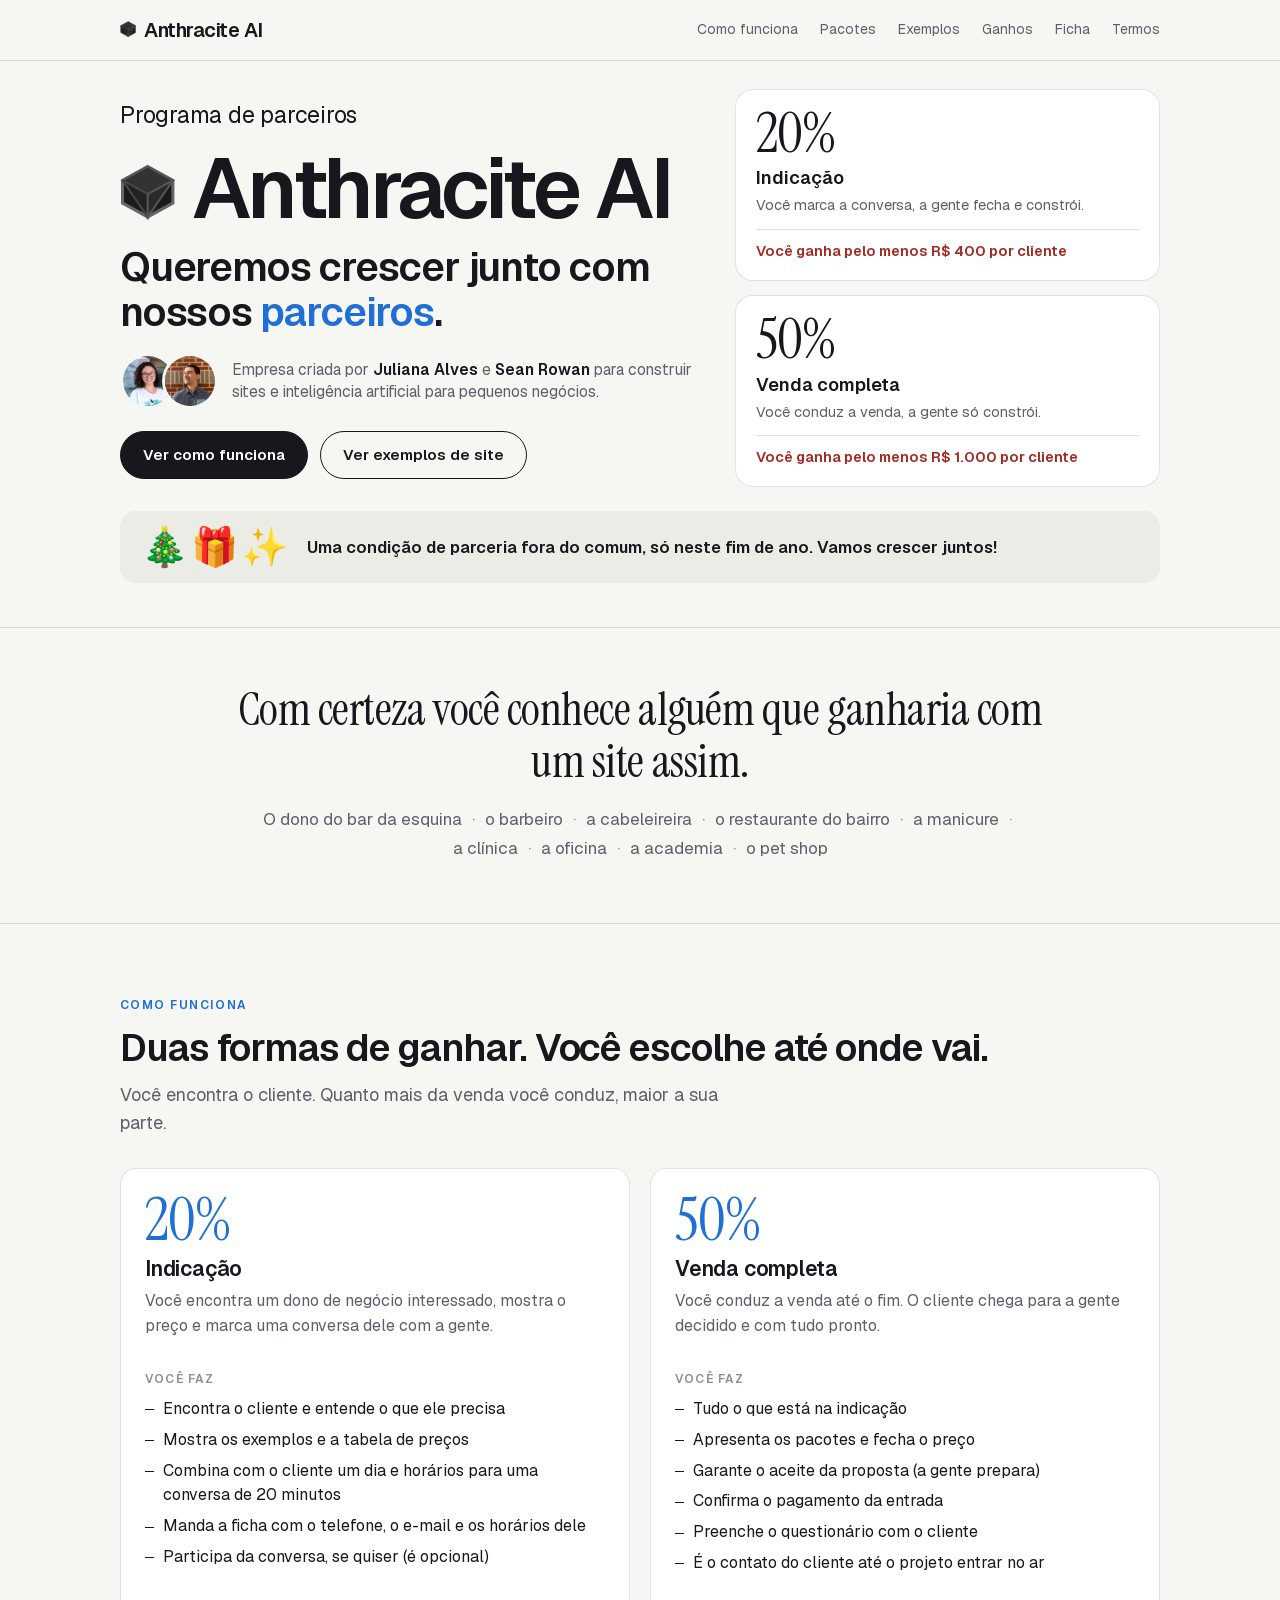
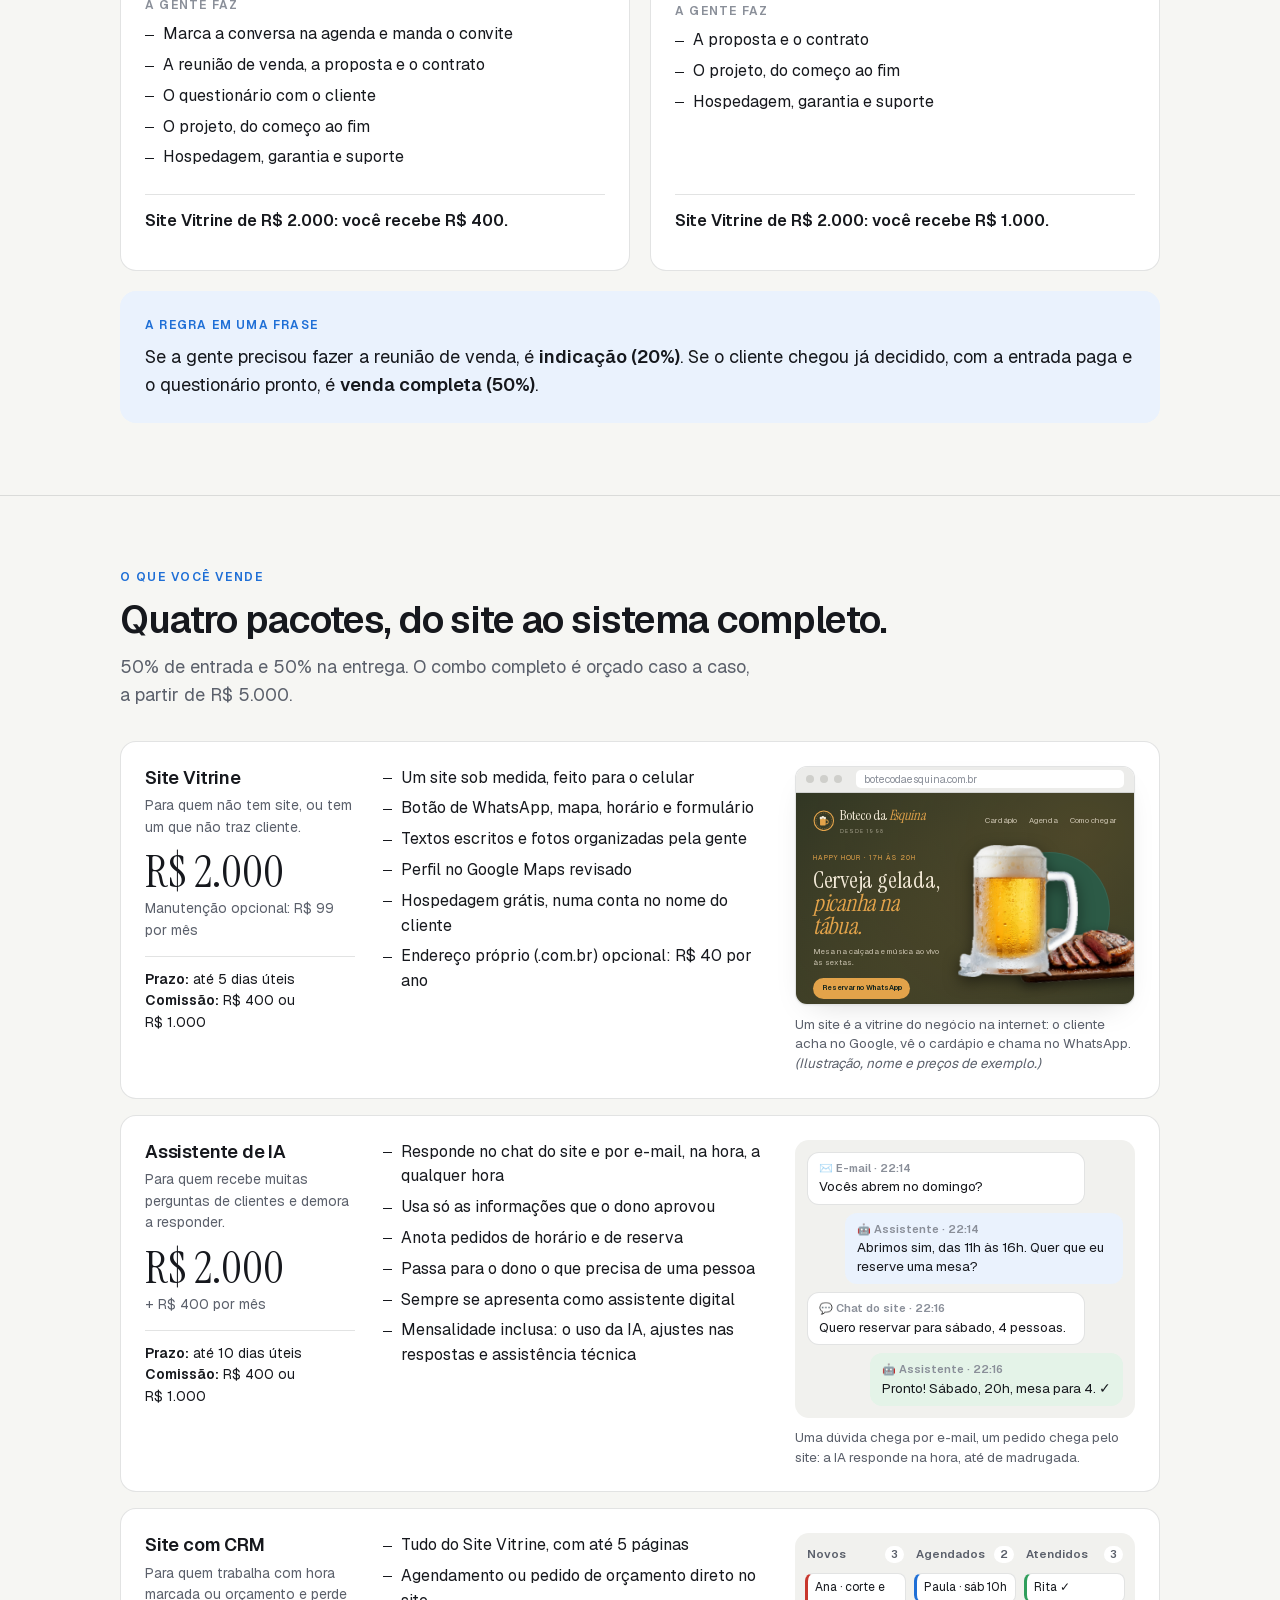
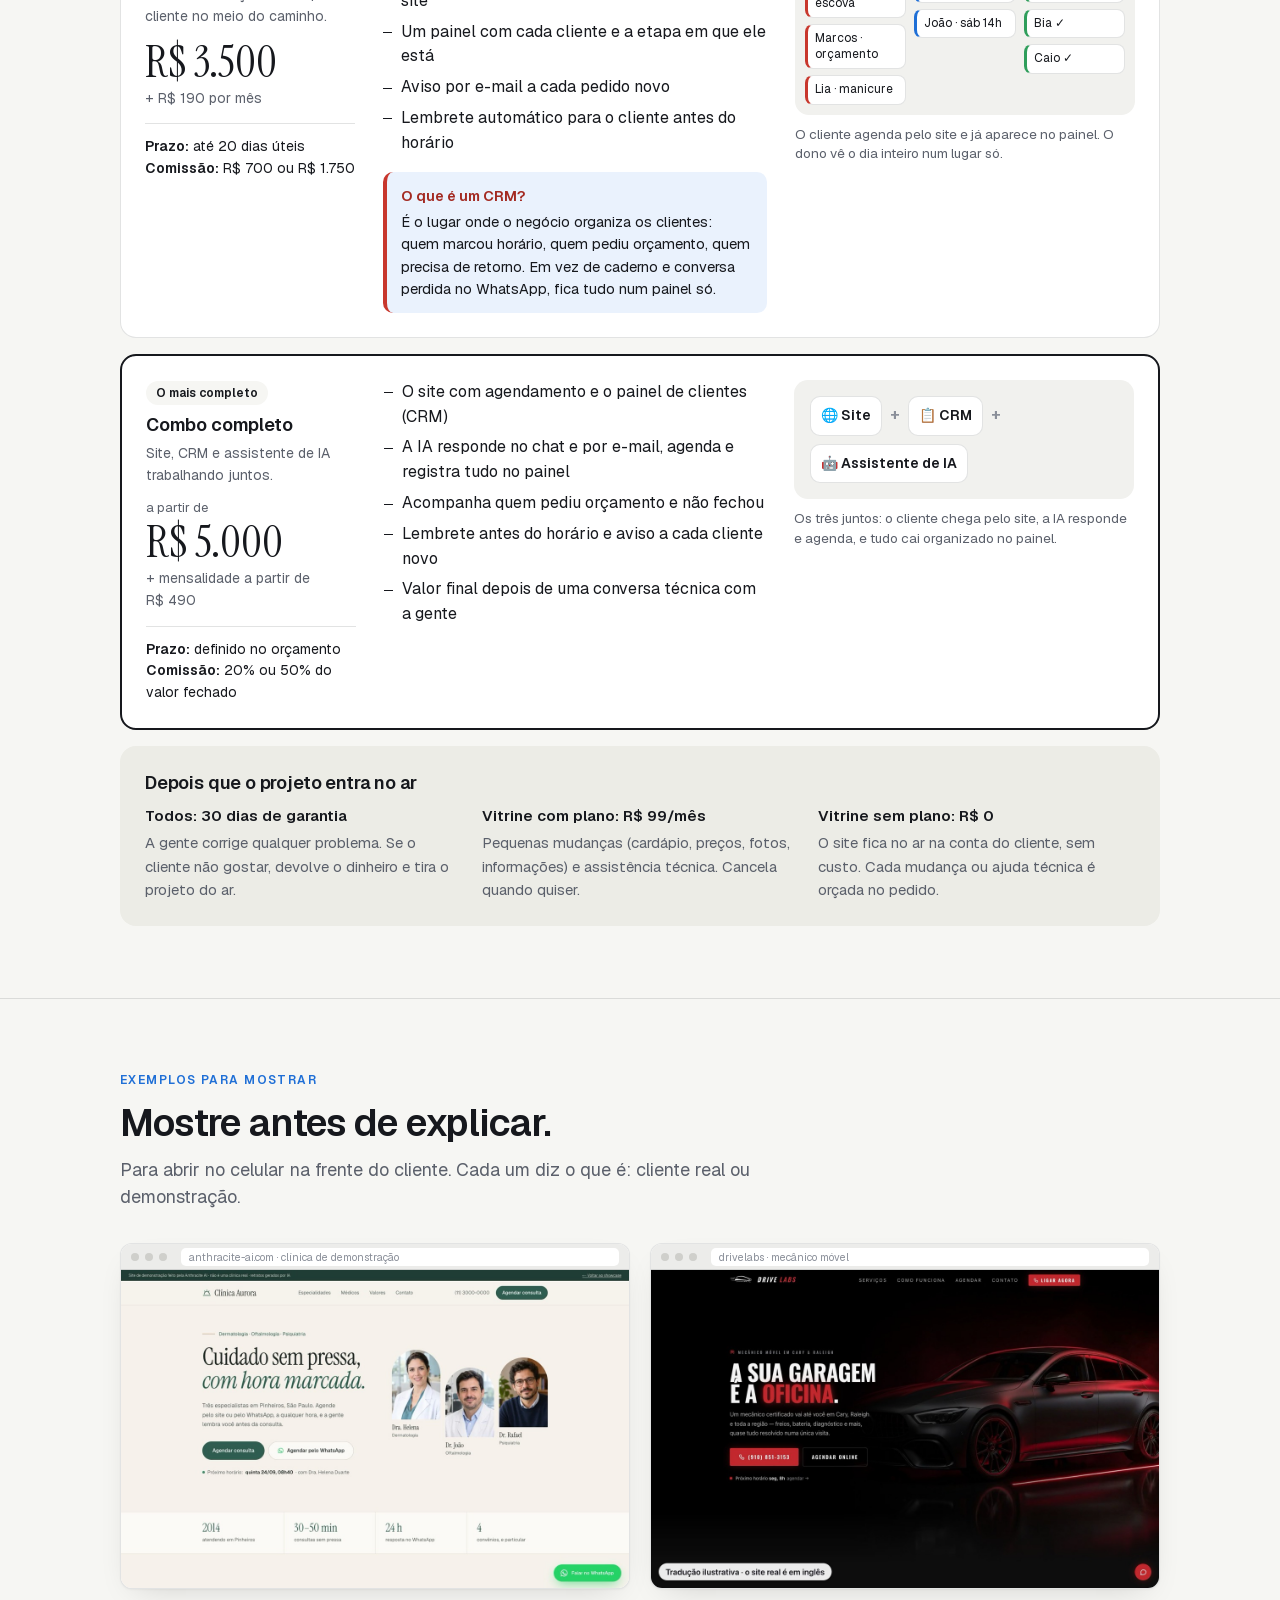
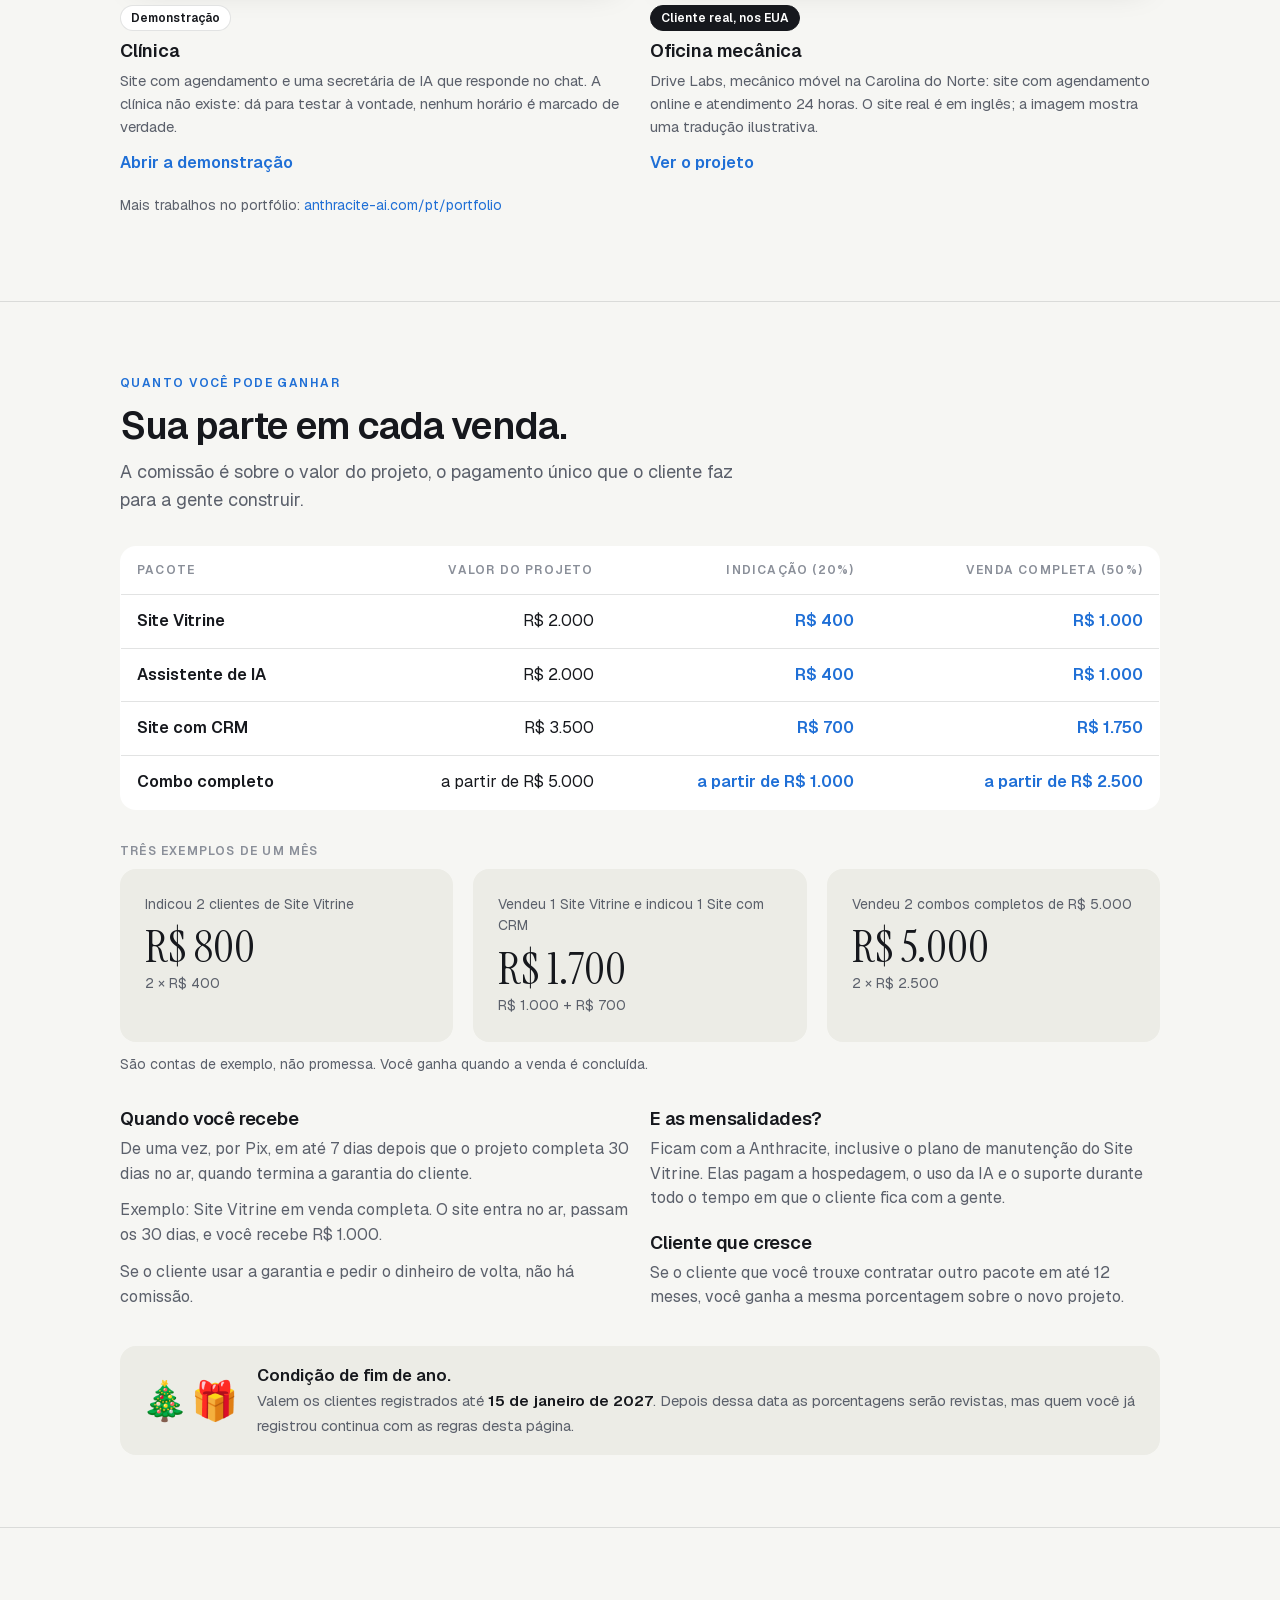
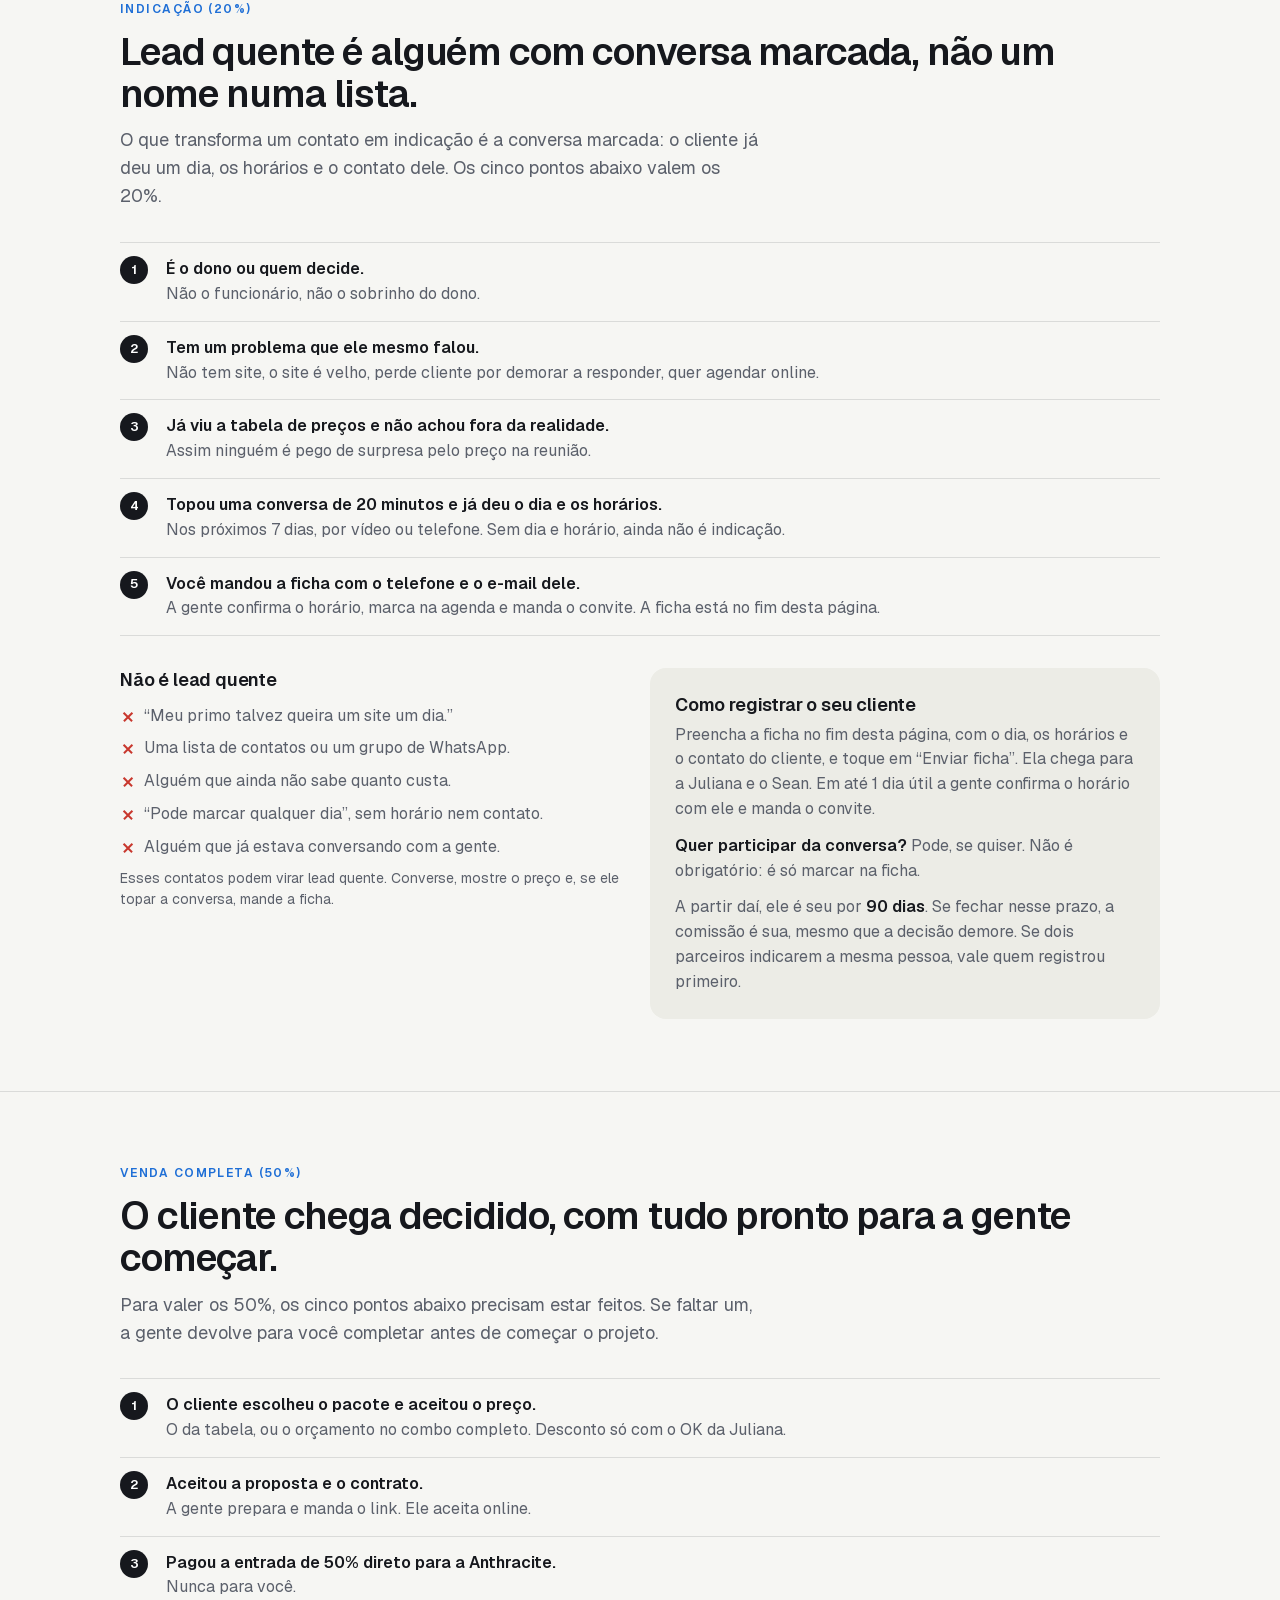
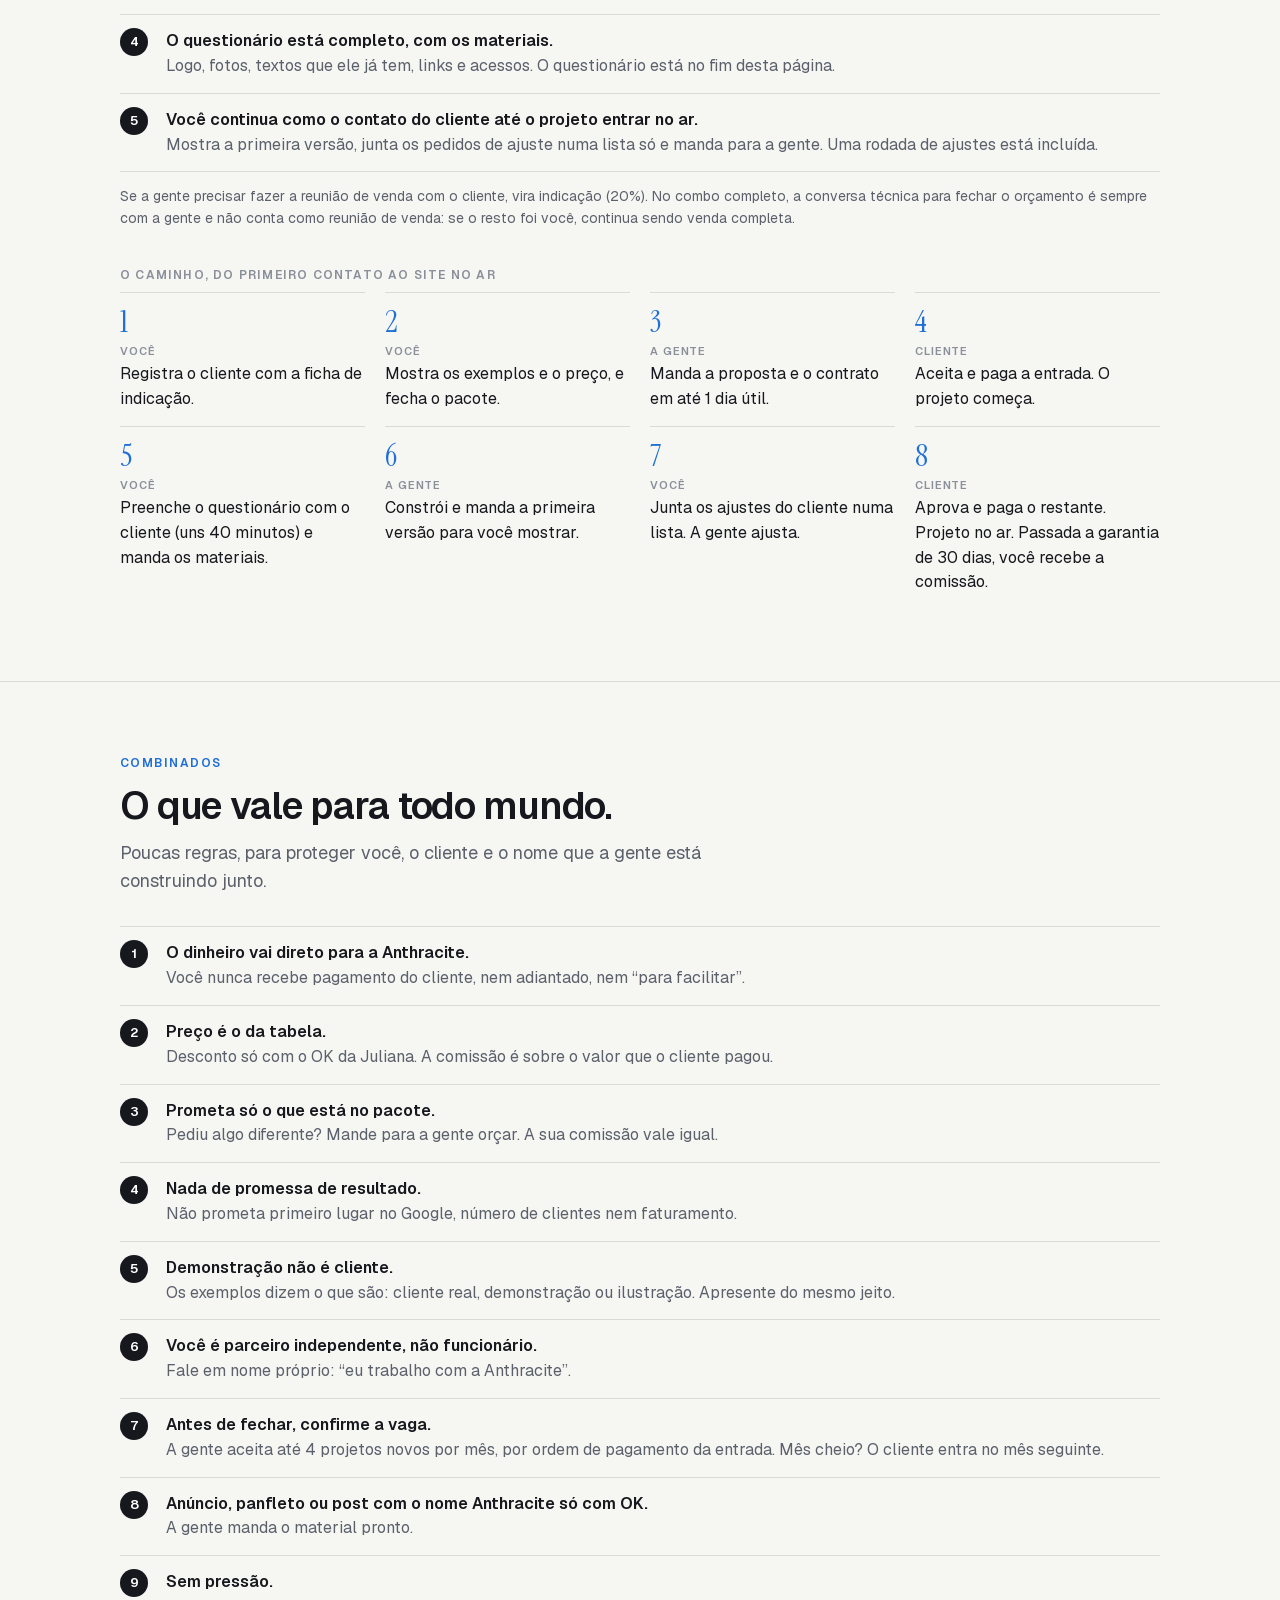
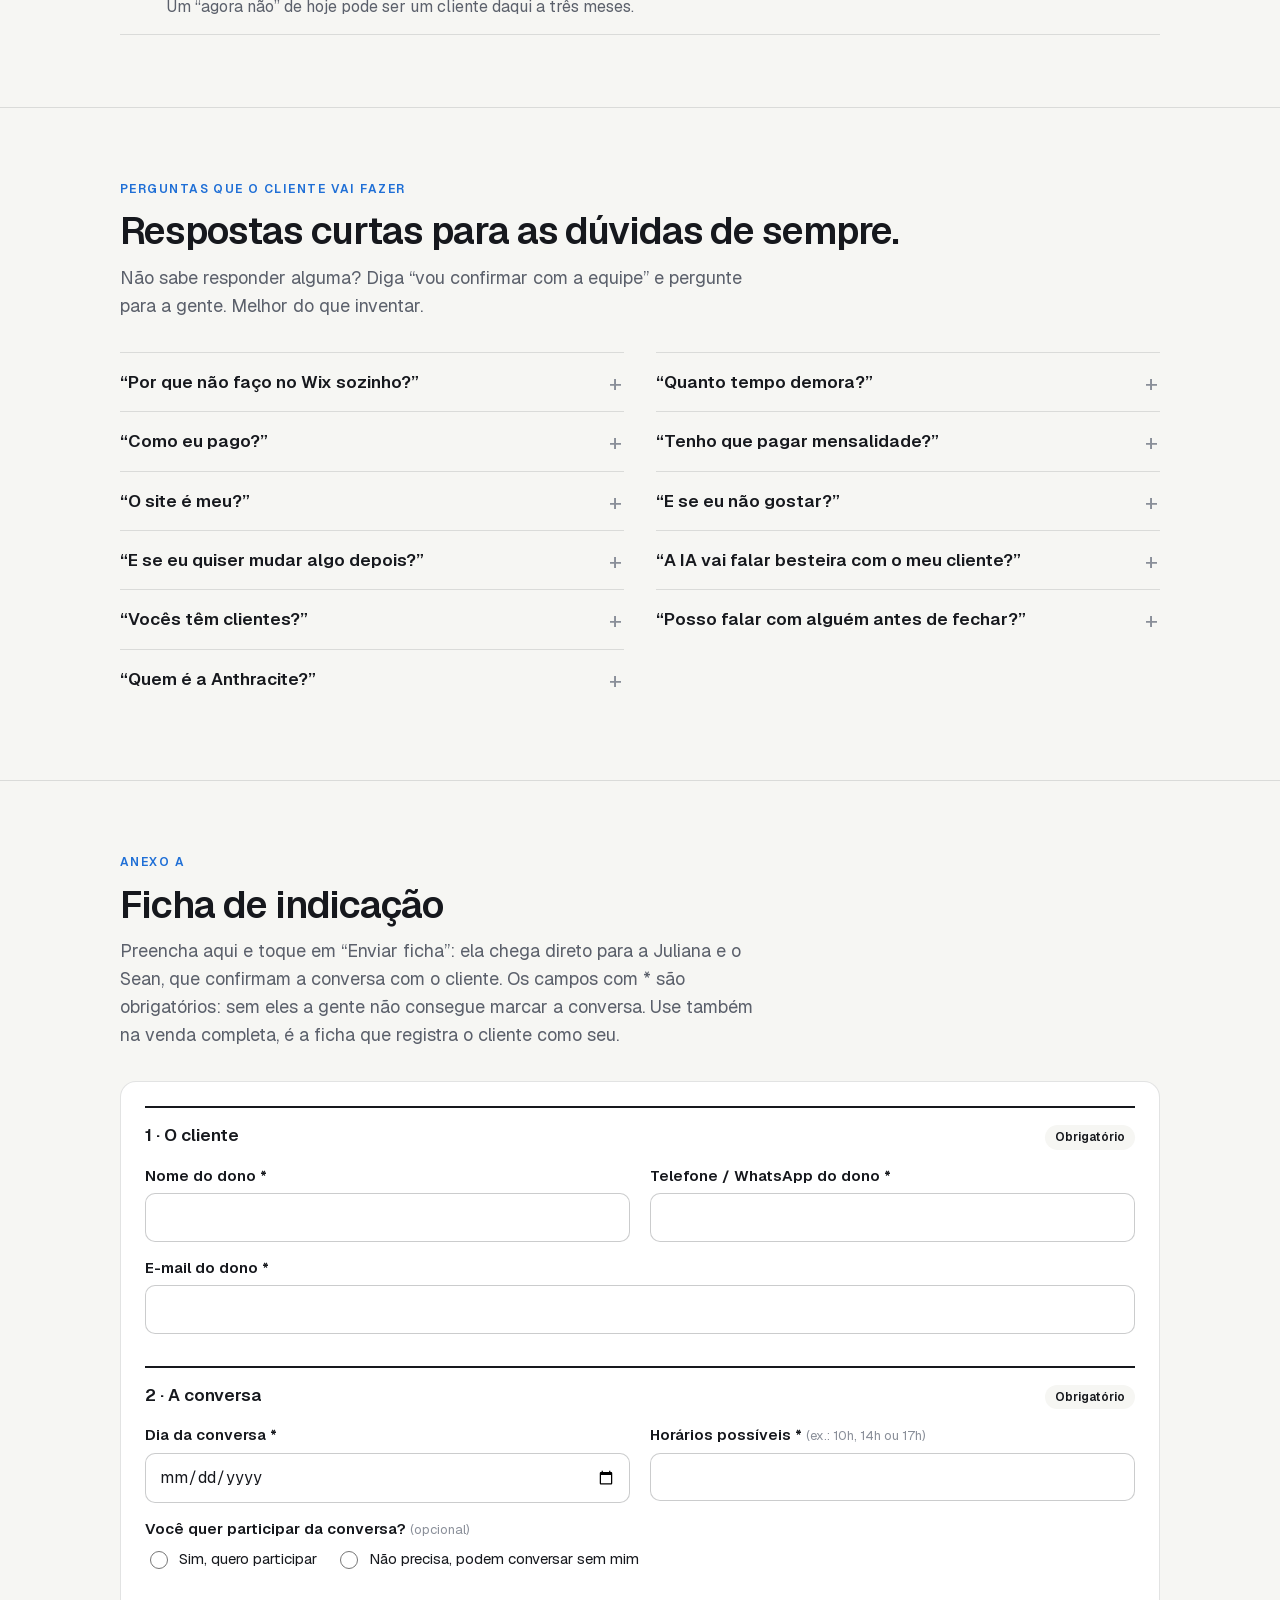
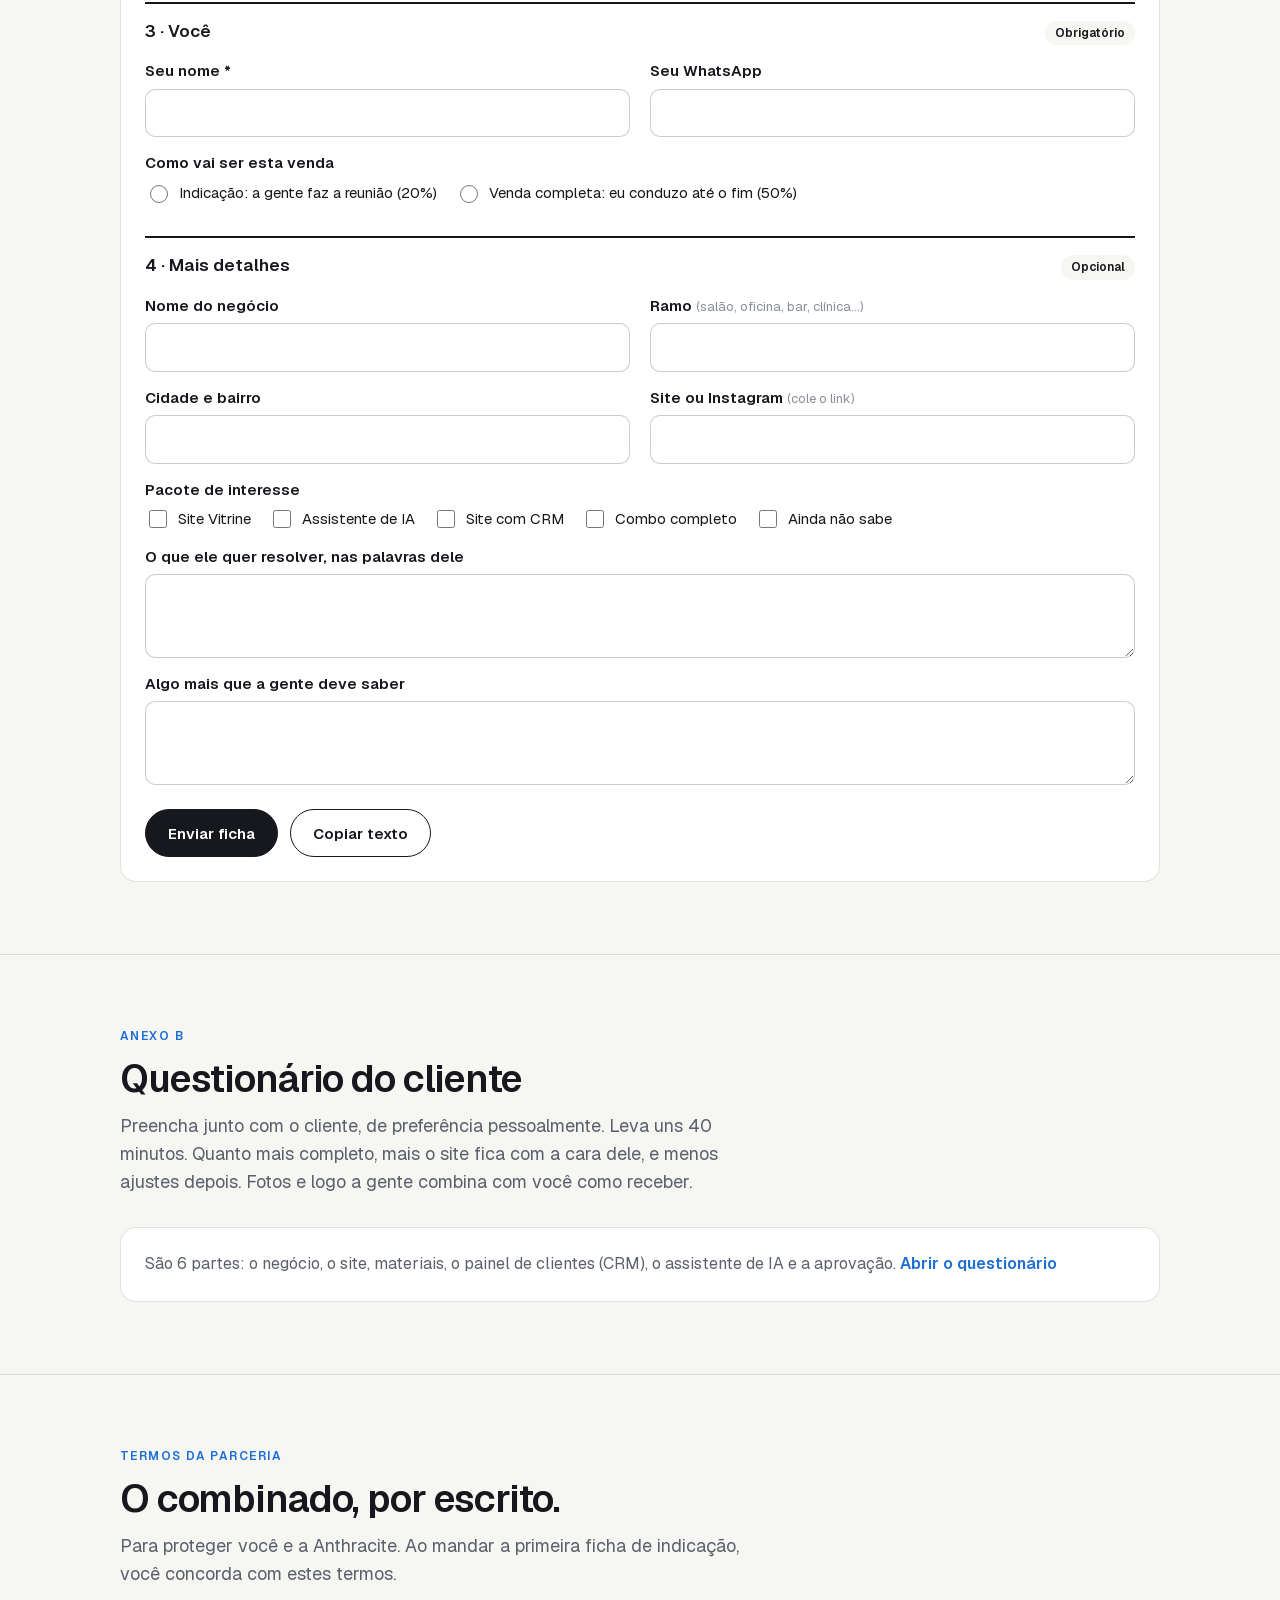
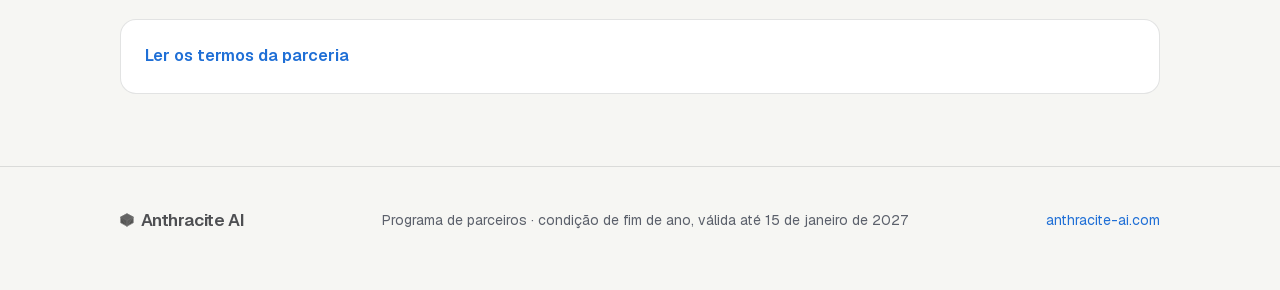
<file: index.html>
<!doctype html>
<html lang="pt-BR">
<head>
<meta charset="utf-8">
<meta name="viewport" content="width=device-width, initial-scale=1">
<meta name="robots" content="noindex, nofollow">
<title>Programa de parceiros · Anthracite AI</title>
<meta name="description" content="Programa de parceiros da Anthracite AI: indique ou venda sites e assistentes de IA e fique com 20% ou 50% de cada projeto.">
<meta property="og:title" content="Programa de parceiros da Anthracite AI">
<meta property="og:description" content="Você apresenta, a gente constrói. 20% na indicação, 50% na venda completa.">
<link rel="icon" href="data:image/svg+xml,%3Csvg xmlns='http://www.w3.org/2000/svg' viewBox='0 0 22 22'%3E%3Cpolygon points='11,1 21,6.5 21,15.5 11,21 1,15.5 1,6.5' fill='%231a1a1a'/%3E%3Cpolygon points='11,1 21,6.5 11,12 1,6.5' fill='%23333'/%3E%3C/svg%3E">
<link rel="stylesheet" href="assets/site.css?v=14">
</head>
<body>

<header class="top">
  <div class="wrap">
    <a class="wordmark" href="#inicio" aria-label="Anthracite AI"><svg viewBox="0 0 22 22" fill="none" aria-hidden="true"><polygon points="11,1 21,6.5 21,15.5 11,21 1,15.5 1,6.5" fill="#1a1a1a" stroke="#666" stroke-width="1.2"/><polygon points="11,1 21,6.5 11,12 1,6.5" fill="#333" stroke="#555" stroke-width="0.8"/><polygon points="1,6.5 11,12 11,21" fill="#222" stroke="#444" stroke-width="0.8"/><polygon points="21,6.5 11,12 11,21" fill="#2a2a2a" stroke="#555" stroke-width="0.8"/></svg>Anthracite AI</a>
    <nav aria-label="Seções">
      <a href="#como-funciona">Como funciona</a>
      <a href="#pacotes">Pacotes</a>
      <a href="#exemplos">Exemplos</a>
      <a href="#ganhos">Ganhos</a>
      <a href="#ficha">Ficha</a>
      <a href="#termos">Termos</a>
    </nav>
  </div>
</header>

<main id="inicio">

<!-- ============ HERO ============ -->
<section class="hero">
  <div class="wrap hero-grid">
    <div class="hero-main">
      <span class="pill-partner">Programa de parceiros</span>
      <div class="biglogo" role="img" aria-label="Anthracite AI"><svg viewBox="0 0 22 22" fill="none" aria-hidden="true"><polygon points="11,1 21,6.5 21,15.5 11,21 1,15.5 1,6.5" fill="#1a1a1a" stroke="#666" stroke-width="1.2"/><polygon points="11,1 21,6.5 11,12 1,6.5" fill="#333" stroke="#555" stroke-width="0.8"/><polygon points="1,6.5 11,12 11,21" fill="#222" stroke="#444" stroke-width="0.8"/><polygon points="21,6.5 11,12 11,21" fill="#2a2a2a" stroke="#555" stroke-width="0.8"/></svg>Anthracite AI</div>
      <h1>Queremos crescer junto com nossos <span class="hl">parceiros</span>.</h1>
      <div class="founders">
        <div class="faces">
          <img src="assets/juliana.jpg" alt="Juliana Alves" width="56" height="56">
          <img src="assets/sean.jpg" alt="Sean Rowan" width="56" height="56">
        </div>
        <p>Empresa criada por <strong>Juliana Alves</strong> e <strong>Sean Rowan</strong> para construir sites e inteligência artificial para pequenos negócios.</p>
      </div>
      <div class="btns hero-btns">
        <a class="btn dark" href="#como-funciona">Ver como funciona</a>
        <a class="btn light" href="#exemplos">Ver exemplos de site</a>
      </div>
    </div>

    <div class="hero-tiers">
      <a class="tcard" href="#lead-quente">
        <div class="big">20%</div>
        <div class="tname">Indicação</div>
        <p>Você marca a conversa, a gente fecha e constrói.</p>
        <div class="earn">Você ganha pelo menos R$&nbsp;400 por cliente</div>
      </a>
      <a class="tcard" href="#venda-completa">
        <div class="big">50%</div>
        <div class="tname">Venda completa</div>
        <p>Você conduz a venda, a gente só constrói.</p>
        <div class="earn">Você ganha pelo menos R$&nbsp;1.000 por cliente</div>
      </a>
    </div>
  </div>

  <div class="wrap">
    <div class="xmas">
      <span class="xmas-icons" aria-hidden="true">🎄🎁✨</span>
      <div>
        <strong>Uma condição de parceria fora do comum, só neste fim de ano. Vamos crescer juntos!</strong>
      </div>
    </div>
  </div>
</section>

<!-- ============ QUEM VOCÊ CONHECE ============ -->
<section class="knows">
  <div class="wrap">
    <blockquote>Com certeza você conhece alguém que ganharia com um site assim.</blockquote>
    <p class="who-list"><span>O dono do bar da esquina</span> <span>o barbeiro</span> <span>a cabeleireira</span> <span>o restaurante do bairro</span> <span>a manicure</span> <span>a clínica</span> <span>a oficina</span> <span>a academia</span> <span>o pet shop</span></p>
  </div>
</section>

<!-- ============ COMO FUNCIONA ============ -->
<section id="como-funciona">
  <div class="wrap">
    <p class="eyebrow">Como funciona</p>
    <h2>Duas formas de ganhar. Você escolhe até onde vai.</h2>
    <p class="lead">Você encontra o cliente. Quanto mais da venda você conduz, maior a sua parte.</p>

    <div class="grid2">
      <div class="card tier">
        <div class="big">20%</div>
        <h3 style="font-size:21px;margin-top:8px">Indicação</h3>
        <p class="muted">Você encontra um dono de negócio interessado, mostra o preço e marca uma conversa dele com a gente.</p>
        <p class="label">Você faz</p>
        <ul class="dash">
          <li>Encontra o cliente e entende o que ele precisa</li>
          <li>Mostra os exemplos e a tabela de preços</li>
          <li>Combina com o cliente um dia e horários para uma conversa de 20 minutos</li>
          <li>Manda a ficha com o telefone, o e-mail e os horários dele</li>
          <li>Participa da conversa, se quiser (é opcional)</li>
        </ul>
        <p class="label">A gente faz</p>
        <ul class="dash">
          <li>Marca a conversa na agenda e manda o convite</li>
          <li>A reunião de venda, a proposta e o contrato</li>
          <li>O questionário com o cliente</li>
          <li>O projeto, do começo ao fim</li>
          <li>Hospedagem, garantia e suporte</li>
        </ul>
        <div class="spacer"></div>
        <p class="example">Site Vitrine de R$&nbsp;2.000: você recebe R$&nbsp;400.</p>
      </div>
      <div class="card tier">
        <div class="big">50%</div>
        <h3 style="font-size:21px;margin-top:8px">Venda completa</h3>
        <p class="muted">Você conduz a venda até o fim. O cliente chega para a gente decidido e com tudo pronto.</p>
        <p class="label">Você faz</p>
        <ul class="dash">
          <li>Tudo o que está na indicação</li>
          <li>Apresenta os pacotes e fecha o preço</li>
          <li>Garante o aceite da proposta (a gente prepara)</li>
          <li>Confirma o pagamento da entrada</li>
          <li>Preenche o questionário com o cliente</li>
          <li>É o contato do cliente até o projeto entrar no ar</li>
        </ul>
        <p class="label">A gente faz</p>
        <ul class="dash">
          <li>A proposta e o contrato</li>
          <li>O projeto, do começo ao fim</li>
          <li>Hospedagem, garantia e suporte</li>
        </ul>
        <div class="spacer"></div>
        <p class="example">Site Vitrine de R$&nbsp;2.000: você recebe R$&nbsp;1.000.</p>
      </div>
    </div>

    <div class="card blue" style="margin-top:20px">
      <p class="label" style="margin-top:0;color:var(--blue)">A regra em uma frase</p>
      <p style="margin:0;font-size:18px">Se a gente precisou fazer a reunião de venda, é <strong>indicação (20%)</strong>. Se o cliente chegou já decidido, com a entrada paga e o questionário pronto, é <strong>venda completa (50%)</strong>.</p>
    </div>
  </div>
</section>

<!-- ============ PACOTES ============ -->
<section id="pacotes">
  <div class="wrap">
    <p class="eyebrow">O que você vende</p>
    <h2>Quatro pacotes, do site ao sistema completo.</h2>
    <p class="lead">50% de entrada e 50% na entrega. O combo completo é orçado caso a caso, a partir de R$&nbsp;5.000.</p>

    <div class="stack">
      <div class="card pkg">
        <div class="pkg-info">
          <h3>Site Vitrine</h3>
          <p class="muted small" style="margin:0">Para quem não tem site, ou tem um que não traz cliente.</p>
          <div class="price">R$&nbsp;2.000</div>
          <div class="per">Manutenção opcional: R$&nbsp;99 por mês</div>
          <div class="meta"><div><b>Prazo:</b> até 5 dias úteis</div><div><b>Comissão:</b> R$&nbsp;400 ou R$&nbsp;1.000</div></div>
        </div>
        <ul class="dash pkg-list">
          <li>Um site sob medida, feito para o celular</li>
          <li>Botão de WhatsApp, mapa, horário e formulário</li>
          <li>Textos escritos e fotos organizadas pela gente</li>
          <li>Perfil no Google Maps revisado</li>
          <li>Hospedagem grátis, numa conta no nome do cliente</li>
          <li>Endereço próprio (.com.br) opcional: R$&nbsp;40 por ano</li>
        </ul>
        <figure class="pkg-visual">
          <div class="frame" role="img" aria-label="Ilustração de um site de bar: logo, happy hour, reserva pelo WhatsApp, caneca de cerveja gelada e picanha">
            <div class="bar"><i></i><i></i><i></i><span>botecodaesquina.com.br</span></div>
            <div class="shot">
              <div class="boteco" aria-hidden="true">
                <div class="bt-nav"><span class="bt-brand"><svg class="bt-mark" viewBox="0 0 40 40" aria-hidden="true"><circle cx="20" cy="20" r="18" fill="none" stroke="#e3a34a" stroke-width="2"/><circle cx="20" cy="20" r="14.5" fill="none" stroke="#e3a34a" stroke-width=".8" stroke-dasharray="1.5 2"/><rect x="13" y="15.5" width="10.5" height="13" rx="1.6" fill="#e3a34a"/><path d="M23.5 18.5h2.2a2.3 2.3 0 0 1 2.3 2.3v2.4a2.3 2.3 0 0 1-2.3 2.3h-2.2" fill="none" stroke="#e3a34a" stroke-width="1.8"/><circle cx="14.6" cy="14.6" r="2.3" fill="#f3ead8"/><circle cx="18.2" cy="13.6" r="2.6" fill="#f3ead8"/><circle cx="21.8" cy="14.6" r="2.3" fill="#f3ead8"/></svg><span class="bt-logo">Boteco da <em>Esquina</em><small>desde 1998</small></span></span><span class="links"><span>Cardápio</span><span>Agenda</span><span>Como chegar</span></span></div>
                <div class="bt-body">
                  <div>
                    <div class="bt-kicker">Happy hour · 17h às 20h</div>
                    <div class="bt-h">Cerveja gelada, <em>picanha na tábua.</em></div>
                    <div class="bt-p">Mesa na calçada e música ao vivo às sextas.</div>
                    <div class="bt-btns"><span class="bt-btn">Reservar no WhatsApp</span></div>
                  </div>
                </div>
                <div class="bt-photos">
                  <span class="bt-circle"></span>
                  <img class="bt-meat" src="assets/bar-picanha.png" alt="">
                  <img class="bt-beer" src="assets/bar-caneca.png" alt="">
                </div>
              </div>
            </div>
          </div>
          <figcaption>Um site é a vitrine do negócio na internet: o cliente acha no Google, vê o cardápio e chama no WhatsApp. <em>(Ilustração, nome e preços de exemplo.)</em></figcaption>
        </figure>
      </div>

      <div class="card pkg">
        <div class="pkg-info">
          <h3>Assistente de IA</h3>
          <p class="muted small" style="margin:0">Para quem recebe muitas perguntas de clientes e demora a responder.</p>
          <div class="price">R$&nbsp;2.000</div>
          <div class="per">+ R$&nbsp;400 por mês</div>
          <div class="meta"><div><b>Prazo:</b> até 10 dias úteis</div><div><b>Comissão:</b> R$&nbsp;400 ou R$&nbsp;1.000</div></div>
        </div>
        <ul class="dash pkg-list">
          <li>Responde no chat do site e por e-mail, na hora, a qualquer hora</li>
          <li>Usa só as informações que o dono aprovou</li>
          <li>Anota pedidos de horário e de reserva</li>
          <li>Passa para o dono o que precisa de uma pessoa</li>
          <li>Sempre se apresenta como assistente digital</li>
          <li>Mensalidade inclusa: o uso da IA, ajustes nas respostas e assistência técnica</li>
        </ul>
        <figure class="pkg-visual">
          <div class="chat" role="img" aria-label="Exemplo de conversa com o assistente de IA">
            <div class="msg in"><span class="src">✉️ E-mail · 22:14</span>Vocês abrem no domingo?</div>
            <div class="msg out"><span class="src">🤖 Assistente · 22:14</span>Abrimos sim, das 11h às 16h. Quer que eu reserve uma mesa?</div>
            <div class="msg in"><span class="src">💬 Chat do site · 22:16</span>Quero reservar para sábado, 4 pessoas.</div>
            <div class="msg out ok"><span class="src">🤖 Assistente · 22:16</span>Pronto! Sábado, 20h, mesa para 4. ✓</div>
          </div>
          <figcaption>Uma dúvida chega por e-mail, um pedido chega pelo site: a IA responde na hora, até de madrugada.</figcaption>
        </figure>
      </div>

      <div class="card pkg">
        <div class="pkg-info">
          <h3>Site com CRM</h3>
          <p class="muted small" style="margin:0">Para quem trabalha com hora marcada ou orçamento e perde cliente no meio do caminho.</p>
          <div class="price">R$&nbsp;3.500</div>
          <div class="per">+ R$&nbsp;190 por mês</div>
          <div class="meta"><div><b>Prazo:</b> até 20 dias úteis</div><div><b>Comissão:</b> R$&nbsp;700 ou R$&nbsp;1.750</div></div>
        </div>
        <div class="pkg-list">
          <ul class="dash">
            <li>Tudo do Site Vitrine, com até 5 páginas</li>
            <li>Agendamento ou pedido de orçamento direto no site</li>
            <li>Um painel com cada cliente e a etapa em que ele está</li>
            <li>Aviso por e-mail a cada pedido novo</li>
            <li>Lembrete automático para o cliente antes do horário</li>
          </ul>
          <div class="whatis">
            <span class="whatis-label">O que é um CRM?</span>
            <p>É o lugar onde o negócio organiza os clientes: quem marcou horário, quem pediu orçamento, quem precisa de retorno. Em vez de caderno e conversa perdida no WhatsApp, fica tudo num painel só.</p>
          </div>
        </div>
        <figure class="pkg-visual">
          <div class="kanban" role="img" aria-label="Exemplo de painel de clientes com três colunas: novos, agendados e atendidos">
            <div class="kcol"><div class="khead">Novos <b>3</b></div><div class="kcard">Ana · corte e escova</div><div class="kcard">Marcos · orçamento</div><div class="kcard">Lia · manicure</div></div>
            <div class="kcol"><div class="khead">Agendados <b>2</b></div><div class="kcard blue">Paula · sáb 10h</div><div class="kcard blue">João · sáb 14h</div></div>
            <div class="kcol"><div class="khead">Atendidos <b>3</b></div><div class="kcard green">Rita ✓</div><div class="kcard green">Bia ✓</div><div class="kcard green">Caio ✓</div></div>
          </div>
          <figcaption>O cliente agenda pelo site e já aparece no painel. O dono vê o dia inteiro num lugar só.</figcaption>
        </figure>
      </div>

      <div class="card pkg pkg-combo">
        <div class="pkg-info">
          <span class="tag-top">O mais completo</span>
          <h3>Combo completo</h3>
          <p class="muted small" style="margin:0">Site, CRM e assistente de IA trabalhando juntos.</p>
          <div class="from">a partir de</div>
          <div class="price">R$&nbsp;5.000</div>
          <div class="per">+ mensalidade a partir de R$&nbsp;490</div>
          <div class="meta"><div><b>Prazo:</b> definido no orçamento</div><div><b>Comissão:</b> 20% ou 50% do valor fechado</div></div>
        </div>
        <ul class="dash pkg-list">
          <li>O site com agendamento e o painel de clientes (CRM)</li>
          <li>A IA responde no chat e por e-mail, agenda e registra tudo no painel</li>
          <li>Acompanha quem pediu orçamento e não fechou</li>
          <li>Lembrete antes do horário e aviso a cada cliente novo</li>
          <li>Valor final depois de uma conversa técnica com a gente</li>
        </ul>
        <figure class="pkg-visual">
          <div class="combo">
            <span class="cpart">🌐 Site</span><span class="plus">+</span><span class="cpart">📋 CRM</span><span class="plus">+</span><span class="cpart">🤖 Assistente de IA</span>
          </div>
          <figcaption>Os três juntos: o cliente chega pelo site, a IA responde e agenda, e tudo cai organizado no painel.</figcaption>
        </figure>
      </div>

      <div class="card soft after">
        <h3>Depois que o projeto entra no ar</h3>
        <div class="grid3" style="margin-top:10px">
          <div><b>Todos: 30 dias de garantia</b>A gente corrige qualquer problema. Se o cliente não gostar, devolve o dinheiro e tira o projeto do ar.</div>
          <div><b>Vitrine com plano: R$&nbsp;99/mês</b>Pequenas mudanças (cardápio, preços, fotos, informações) e assistência técnica. Cancela quando quiser.</div>
          <div><b>Vitrine sem plano: R$&nbsp;0</b>O site fica no ar na conta do cliente, sem custo. Cada mudança ou ajuda técnica é orçada no pedido.</div>
        </div>
      </div>
    </div>
  </div>
</section>

<!-- ============ EXEMPLOS ============ -->
<section id="exemplos">
  <div class="wrap">
    <p class="eyebrow">Exemplos para mostrar</p>
    <h2>Mostre antes de explicar.</h2>
    <p class="lead">Para abrir no celular na frente do cliente. Cada um diz o que é: cliente real ou demonstração.</p>

    <div class="grid2">
      <article class="ex">
        <a class="frame" href="https://anthracite-ai.com/pt/portfolio/medical-clinic/demo" target="_blank" rel="noopener" aria-label="Abrir a demonstração do site de clínica">
          <div class="bar"><i></i><i></i><i></i><span>anthracite-ai.com · clínica de demonstração</span></div>
          <div class="shot"><img src="assets/clinica.jpg" alt="Site da Clínica Aurora, uma clínica de demonstração" loading="lazy" width="1200" height="750"></div>
        </a>
        <span class="tag">Demonstração</span>
        <h3>Clínica</h3>
        <p>Site com agendamento e uma secretária de IA que responde no chat. A clínica não existe: dá para testar à vontade, nenhum horário é marcado de verdade.</p>
        <a class="go" href="https://anthracite-ai.com/pt/portfolio/medical-clinic/demo" target="_blank" rel="noopener">Abrir a demonstração</a>
      </article>

      <article class="ex">
        <a class="frame" href="https://anthracite-ai.com/pt/portfolio/drive-labs" target="_blank" rel="noopener" aria-label="Ver o projeto da oficina Drive Labs">
          <div class="bar"><i></i><i></i><i></i><span>drivelabs · mecânico móvel</span></div>
          <div class="shot"><img src="assets/oficina.jpg" alt="Site da Drive Labs, mecânico móvel nos EUA, com tradução ilustrativa" loading="lazy" width="1200" height="750"></div>
        </a>
        <span class="tag real">Cliente real, nos EUA</span>
        <h3>Oficina mecânica</h3>
        <p>Drive Labs, mecânico móvel na Carolina do Norte: site com agendamento online e atendimento 24 horas. O site real é em inglês; a imagem mostra uma tradução ilustrativa.</p>
        <a class="go" href="https://anthracite-ai.com/pt/portfolio/drive-labs" target="_blank" rel="noopener">Ver o projeto</a>
      </article>
    </div>
    <p class="small muted" style="margin-top:20px">Mais trabalhos no portfólio: <a href="https://anthracite-ai.com/pt/portfolio" target="_blank" rel="noopener">anthracite-ai.com/pt/portfolio</a></p>
  </div>
</section>

<!-- ============ GANHOS ============ -->
<section id="ganhos">
  <div class="wrap">
    <p class="eyebrow">Quanto você pode ganhar</p>
    <h2>Sua parte em cada venda.</h2>
    <p class="lead">A comissão é sobre o valor do projeto, o pagamento único que o cliente faz para a gente construir.</p>

    <div class="table-wrap">
      <table>
        <thead><tr><th>Pacote</th><th class="num">Valor do projeto</th><th class="num">Indicação (20%)</th><th class="num">Venda completa (50%)</th></tr></thead>
        <tbody>
          <tr><td data-label="Pacote"><strong>Site Vitrine</strong></td><td class="num" data-label="Valor do projeto">R$ 2.000</td><td class="num hi" data-label="Indicação (20%)">R$ 400</td><td class="num hi" data-label="Venda completa (50%)">R$ 1.000</td></tr>
          <tr><td data-label="Pacote"><strong>Assistente de IA</strong></td><td class="num" data-label="Valor do projeto">R$ 2.000</td><td class="num hi" data-label="Indicação (20%)">R$ 400</td><td class="num hi" data-label="Venda completa (50%)">R$ 1.000</td></tr>
          <tr><td data-label="Pacote"><strong>Site com CRM</strong></td><td class="num" data-label="Valor do projeto">R$ 3.500</td><td class="num hi" data-label="Indicação (20%)">R$ 700</td><td class="num hi" data-label="Venda completa (50%)">R$ 1.750</td></tr>
          <tr><td data-label="Pacote"><strong>Combo completo</strong></td><td class="num" data-label="Valor do projeto">a partir de R$ 5.000</td><td class="num hi" data-label="Indicação (20%)">a partir de R$ 1.000</td><td class="num hi" data-label="Venda completa (50%)">a partir de R$ 2.500</td></tr>
        </tbody>
      </table>
    </div>

    <p class="label" style="margin-top:32px">Três exemplos de um mês</p>
    <div class="grid3">
      <div class="card soft scenario"><p class="small muted" style="margin:0">Indicou 2 clientes de Site Vitrine</p><div class="total">R$&nbsp;800</div><p class="small muted" style="margin:0">2 × R$ 400</p></div>
      <div class="card soft scenario"><p class="small muted" style="margin:0">Vendeu 1 Site Vitrine e indicou 1 Site com CRM</p><div class="total">R$&nbsp;1.700</div><p class="small muted" style="margin:0">R$ 1.000 + R$ 700</p></div>
      <div class="card soft scenario"><p class="small muted" style="margin:0">Vendeu 2 combos completos de R$ 5.000</p><div class="total">R$&nbsp;5.000</div><p class="small muted" style="margin:0">2 × R$ 2.500</p></div>
    </div>
    <p class="small muted" style="margin-top:12px">São contas de exemplo, não promessa. Você ganha quando a venda é concluída.</p>

    <div class="grid2" style="margin-top:32px">
      <div>
        <h3>Quando você recebe</h3>
        <p class="muted">De uma vez, por Pix, em até 7 dias depois que o projeto completa 30 dias no ar, quando termina a garantia do cliente.</p>
        <p class="muted">Exemplo: Site Vitrine em venda completa. O site entra no ar, passam os 30 dias, e você recebe R$&nbsp;1.000.</p>
        <p class="muted">Se o cliente usar a garantia e pedir o dinheiro de volta, não há comissão.</p>
      </div>
      <div>
        <h3>E as mensalidades?</h3>
        <p class="muted">Ficam com a Anthracite, inclusive o plano de manutenção do Site Vitrine. Elas pagam a hospedagem, o uso da IA e o suporte durante todo o tempo em que o cliente fica com a gente.</p>
        <h3 style="margin-top:20px">Cliente que cresce</h3>
        <p class="muted">Se o cliente que você trouxe contratar outro pacote em até 12 meses, você ganha a mesma porcentagem sobre o novo projeto.</p>
      </div>
    </div>

    <div class="xmas" style="margin-top:24px">
      <span class="xmas-icons" aria-hidden="true">🎄🎁</span>
      <div>
        <strong>Condição de fim de ano.</strong>
        <span>Valem os clientes registrados até <b>15 de janeiro de 2027</b>. Depois dessa data as porcentagens serão revistas, mas quem você já registrou continua com as regras desta página.</span>
      </div>
    </div>
  </div>
</section>

<!-- ============ LEAD QUENTE ============ -->
<section id="lead-quente">
  <div class="wrap">
    <p class="eyebrow">Indicação (20%)</p>
    <h2>Lead quente é alguém com conversa marcada, não um nome numa lista.</h2>
    <p class="lead">O que transforma um contato em indicação é a conversa marcada: o cliente já deu um dia, os horários e o contato dele. Os cinco pontos abaixo valem os 20%.</p>

    <ol class="check">
      <li><strong>É o dono ou quem decide.</strong><span>Não o funcionário, não o sobrinho do dono.</span></li>
      <li><strong>Tem um problema que ele mesmo falou.</strong><span>Não tem site, o site é velho, perde cliente por demorar a responder, quer agendar online.</span></li>
      <li><strong>Já viu a tabela de preços e não achou fora da realidade.</strong><span>Assim ninguém é pego de surpresa pelo preço na reunião.</span></li>
      <li><strong>Topou uma conversa de 20 minutos e já deu o dia e os horários.</strong><span>Nos próximos 7 dias, por vídeo ou telefone. Sem dia e horário, ainda não é indicação.</span></li>
      <li><strong>Você mandou a ficha com o telefone e o e-mail dele.</strong><span>A gente confirma o horário, marca na agenda e manda o convite. A ficha está no fim desta página.</span></li>
    </ol>

    <div class="grid2" style="margin-top:32px">
      <div>
        <h3>Não é lead quente</h3>
        <ul class="x" style="margin-top:12px">
          <li>“Meu primo talvez queira um site um dia.”</li>
          <li>Uma lista de contatos ou um grupo de WhatsApp.</li>
          <li>Alguém que ainda não sabe quanto custa.</li>
          <li>“Pode marcar qualquer dia”, sem horário nem contato.</li>
          <li>Alguém que já estava conversando com a gente.</li>
        </ul>
        <p class="small muted">Esses contatos podem virar lead quente. Converse, mostre o preço e, se ele topar a conversa, mande a ficha.</p>
      </div>
      <div class="card soft">
        <h3>Como registrar o seu cliente</h3>
        <p class="muted">Preencha a ficha no fim desta página, com o dia, os horários e o contato do cliente, e toque em “Enviar ficha”. Ela chega para a Juliana e o Sean. Em até 1 dia útil a gente confirma o horário com ele e manda o convite.</p>
        <p class="muted"><strong style="color:var(--coal)">Quer participar da conversa?</strong> Pode, se quiser. Não é obrigatório: é só marcar na ficha.</p>
        <p class="muted" style="margin:0">A partir daí, ele é seu por <strong style="color:var(--coal)">90 dias</strong>. Se fechar nesse prazo, a comissão é sua, mesmo que a decisão demore. Se dois parceiros indicarem a mesma pessoa, vale quem registrou primeiro.</p>
      </div>
    </div>
  </div>
</section>

<!-- ============ VENDA COMPLETA ============ -->
<section id="venda-completa">
  <div class="wrap">
    <p class="eyebrow">Venda completa (50%)</p>
    <h2>O cliente chega decidido, com tudo pronto para a gente começar.</h2>
    <p class="lead">Para valer os 50%, os cinco pontos abaixo precisam estar feitos. Se faltar um, a gente devolve para você completar antes de começar o projeto.</p>

    <ol class="check">
      <li><strong>O cliente escolheu o pacote e aceitou o preço.</strong><span>O da tabela, ou o orçamento no combo completo. Desconto só com o OK da Juliana.</span></li>
      <li><strong>Aceitou a proposta e o contrato.</strong><span>A gente prepara e manda o link. Ele aceita online.</span></li>
      <li><strong>Pagou a entrada de 50% direto para a Anthracite.</strong><span>Nunca para você.</span></li>
      <li><strong>O questionário está completo, com os materiais.</strong><span>Logo, fotos, textos que ele já tem, links e acessos. O questionário está no fim desta página.</span></li>
      <li><strong>Você continua como o contato do cliente até o projeto entrar no ar.</strong><span>Mostra a primeira versão, junta os pedidos de ajuste numa lista só e manda para a gente. Uma rodada de ajustes está incluída.</span></li>
    </ol>
    <p class="small muted" style="margin-top:14px">Se a gente precisar fazer a reunião de venda com o cliente, vira indicação (20%). No combo completo, a conversa técnica para fechar o orçamento é sempre com a gente e não conta como reunião de venda: se o resto foi você, continua sendo venda completa.</p>

    <p class="label" style="margin-top:36px">O caminho, do primeiro contato ao site no ar</p>
    <div class="steps">
      <div class="step"><div class="n">1</div><div class="who">Você</div>Registra o cliente com a ficha de indicação.</div>
      <div class="step"><div class="n">2</div><div class="who">Você</div>Mostra os exemplos e o preço, e fecha o pacote.</div>
      <div class="step"><div class="n">3</div><div class="who">A gente</div>Manda a proposta e o contrato em até 1 dia útil.</div>
      <div class="step"><div class="n">4</div><div class="who">Cliente</div>Aceita e paga a entrada. O projeto começa.</div>
      <div class="step"><div class="n">5</div><div class="who">Você</div>Preenche o questionário com o cliente (uns 40 minutos) e manda os materiais.</div>
      <div class="step"><div class="n">6</div><div class="who">A gente</div>Constrói e manda a primeira versão para você mostrar.</div>
      <div class="step"><div class="n">7</div><div class="who">Você</div>Junta os ajustes do cliente numa lista. A gente ajusta.</div>
      <div class="step"><div class="n">8</div><div class="who">Cliente</div>Aprova e paga o restante. Projeto no ar. Passada a garantia de 30 dias, você recebe a comissão.</div>
    </div>
  </div>
</section>

<!-- ============ COMBINADOS ============ -->
<section id="combinados">
  <div class="wrap">
    <p class="eyebrow">Combinados</p>
    <h2>O que vale para todo mundo.</h2>
    <p class="lead">Poucas regras, para proteger você, o cliente e o nome que a gente está construindo junto.</p>
    <ol class="check">
      <li><strong>O dinheiro vai direto para a Anthracite.</strong><span>Você nunca recebe pagamento do cliente, nem adiantado, nem “para facilitar”.</span></li>
      <li><strong>Preço é o da tabela.</strong><span>Desconto só com o OK da Juliana. A comissão é sobre o valor que o cliente pagou.</span></li>
      <li><strong>Prometa só o que está no pacote.</strong><span>Pediu algo diferente? Mande para a gente orçar. A sua comissão vale igual.</span></li>
      <li><strong>Nada de promessa de resultado.</strong><span>Não prometa primeiro lugar no Google, número de clientes nem faturamento.</span></li>
      <li><strong>Demonstração não é cliente.</strong><span>Os exemplos dizem o que são: cliente real, demonstração ou ilustração. Apresente do mesmo jeito.</span></li>
      <li><strong>Você é parceiro independente, não funcionário.</strong><span>Fale em nome próprio: “eu trabalho com a Anthracite”.</span></li>
      <li><strong>Antes de fechar, confirme a vaga.</strong><span>A gente aceita até 4 projetos novos por mês, por ordem de pagamento da entrada. Mês cheio? O cliente entra no mês seguinte.</span></li>
      <li><strong>Anúncio, panfleto ou post com o nome Anthracite só com OK.</strong><span>A gente manda o material pronto.</span></li>
      <li><strong>Sem pressão.</strong><span>Um “agora não” de hoje pode ser um cliente daqui a três meses.</span></li>
    </ol>
  </div>
</section>

<!-- ============ FAQ ============ -->
<section id="perguntas">
  <div class="wrap">
    <p class="eyebrow">Perguntas que o cliente vai fazer</p>
    <h2>Respostas curtas para as dúvidas de sempre.</h2>
    <p class="lead">Não sabe responder alguma? Diga “vou confirmar com a equipe” e pergunte para a gente. Melhor do que inventar.</p>
    <div class="faq">
      <details><summary>“Por que não faço no Wix sozinho?”</summary><p>Pode fazer. A diferença é que a gente escreve os textos, organiza o site para trazer cliente pelo WhatsApp e pelo Google, e cuida de tudo depois. Você não perde um fim de semana mexendo em site.</p></details>
      <details><summary>“Quanto tempo demora?”</summary><p>O Site Vitrine fica no ar em até 5 dias úteis, contando da entrada paga e do questionário completo. O assistente de IA leva até 10, o site com CRM até 20, e o combo completo tem o prazo no orçamento.</p></details>
      <details><summary>“Como eu pago?”</summary><p>50% de entrada para começar e 50% quando você aprovar o projeto, direto para a Anthracite.</p></details>
      <details><summary>“Tenho que pagar mensalidade?”</summary><p>No Site Vitrine, não: o site fica no ar sem custo, e o plano de R$ 99 por mês é opcional. No assistente de IA, no site com CRM e no combo a mensalidade faz parte, sem fidelidade.</p></details>
      <details><summary>“O site é meu?”</summary><p>Sim. Ele fica numa conta no seu nome, e a gente entra como administrador para cuidar dele. Quer um endereço próprio (.com.br)? A gente explica como registrar: R$ 40 por ano.</p></details>
      <details><summary>“E se eu não gostar?”</summary><p>Você tem 30 dias depois que o projeto entra no ar. A gente corrige qualquer problema ou devolve o seu dinheiro.</p></details>
      <details><summary>“E se eu quiser mudar algo depois?”</summary><p>Com o plano de manutenção, pequenas mudanças estão incluídas: cardápio, preços, fotos, informações. Sem o plano, a gente orça cada pedido. Página nova ou site novo é sempre orçado à parte.</p></details>
      <details><summary>“A IA vai falar besteira com o meu cliente?”</summary><p>Ela só responde com as informações que você aprovou, se apresenta como assistente digital e passa para você tudo o que não sabe ou que precisa de uma pessoa.</p></details>
      <details><summary>“Vocês têm clientes?”</summary><p>Sim, empresas nos Estados Unidos, que estão no portfólio com o site no ar. As demonstrações mostram o que dá para fazer no seu ramo.</p></details>
      <details><summary>“Posso falar com alguém antes de fechar?”</summary><p>Claro. A gente marca uma conversa de 20 minutos com a Juliana ou o Sean.</p></details>
      <details><summary>“Quem é a Anthracite?”</summary><p>A Anthracite AI cria sites inteligentes e agentes de IA para pequenas e médias empresas, e faz consultoria em IA. Com presença em Charlotte (EUA) e São Carlos (SP), atende em português e em inglês.</p></details>
    </div>
  </div>
</section>

<!-- ============ FICHA ============ -->
<section id="ficha">
  <div class="wrap">
    <p class="eyebrow">Anexo A</p>
    <h2>Ficha de indicação</h2>
    <p class="lead">Preencha aqui e toque em “Enviar ficha”: ela chega direto para a Juliana e o Sean, que confirmam a conversa com o cliente. Os campos com * são obrigatórios: sem eles a gente não consegue marcar a conversa. Use também na venda completa, é a ficha que registra o cliente como seu.</p>

    <form class="card" data-kind="referral" data-title="Ficha de indicação · Anthracite AI" onsubmit="return false">
      <div class="fields">
        <div class="formsec"><span>1 · O cliente</span><span class="pill">Obrigatório</span></div>
        <label class="f"><span>Nome do dono *</span><input type="text" name="Dono" data-k="client_name" data-req autocomplete="off"></label>
        <label class="f"><span>Telefone / WhatsApp do dono *</span><input type="tel" name="Telefone do dono" data-k="client_phone" data-req autocomplete="off"></label>
        <label class="f full"><span>E-mail do dono *</span><input type="email" name="E-mail do dono" data-k="client_email" data-req autocomplete="off"></label>
        <div class="formsec"><span>2 · A conversa</span><span class="pill">Obrigatório</span></div>
        <label class="f"><span>Dia da conversa *</span><input type="date" name="Dia da conversa" data-k="call_day" data-req></label>
        <label class="f"><span>Horários possíveis * <small>(ex.: 10h, 14h ou 17h)</small></span><input type="text" name="Horários possíveis" data-k="call_times" data-req></label>
        <div class="f full"><span>Você quer participar da conversa? <small>(opcional)</small></span>
          <div class="opts" data-name="Parceiro na conversa">
            <label><input type="radio" name="participa" value="Sim, quero participar">Sim, quero participar</label>
            <label><input type="radio" name="participa" value="Não precisa, podem conversar sem mim">Não precisa, podem conversar sem mim</label>
          </div>
        </div>
        <div class="formsec"><span>3 · Você</span><span class="pill">Obrigatório</span></div>
        <label class="f"><span>Seu nome *</span><input type="text" name="Parceiro" data-k="partner_name" data-req autocomplete="name"></label>
        <label class="f"><span>Seu WhatsApp</span><input type="tel" name="WhatsApp do parceiro" data-k="partner_phone" autocomplete="tel"></label>
        <div class="f full"><span>Como vai ser esta venda</span>
          <div class="opts" data-name="Tipo">
            <label><input type="radio" name="tipo" value="Indicação: a gente faz a reunião (20%)">Indicação: a gente faz a reunião (20%)</label>
            <label><input type="radio" name="tipo" value="Venda completa: eu conduzo até o fim (50%)">Venda completa: eu conduzo até o fim (50%)</label>
          </div>
        </div>
        <div class="formsec"><span>4 · Mais detalhes</span><span class="pill">Opcional</span></div>
        <label class="f"><span>Nome do negócio</span><input type="text" name="Negócio"></label>
        <label class="f"><span>Ramo <small>(salão, oficina, bar, clínica...)</small></span><input type="text" name="Ramo"></label>
        <label class="f"><span>Cidade e bairro</span><input type="text" name="Cidade e bairro"></label>
        <label class="f"><span>Site ou Instagram <small>(cole o link)</small></span><input type="text" name="Site e Instagram"></label>
        <div class="f full"><span>Pacote de interesse</span>
          <div class="opts" data-name="Pacote de interesse">
            <label><input type="checkbox" value="Site Vitrine">Site Vitrine</label>
            <label><input type="checkbox" value="Assistente de IA">Assistente de IA</label>
            <label><input type="checkbox" value="Site com CRM">Site com CRM</label>
            <label><input type="checkbox" value="Combo completo">Combo completo</label>
            <label><input type="checkbox" value="Ainda não sabe">Ainda não sabe</label>
          </div>
        </div>
        <label class="f full"><span>O que ele quer resolver, nas palavras dele</span><textarea name="O que quer resolver"></textarea></label>
        <label class="f full"><span>Algo mais que a gente deve saber</span><textarea name="Observações"></textarea></label>
      </div>
      <input type="text" name="company_url" class="hp" tabindex="-1" autocomplete="off" aria-hidden="true">
      <div class="send">
        <button type="button" class="btn dark" data-send>Enviar ficha</button>
        <button type="button" class="btn light" data-copy>Copiar texto</button>
        <span class="hint" data-status></span>
      </div>
    </form>
  </div>
</section>

<!-- ============ QUESTIONÁRIO ============ -->
<section id="questionario">
  <div class="wrap">
    <p class="eyebrow">Anexo B</p>
    <h2>Questionário do cliente</h2>
    <p class="lead">Preencha junto com o cliente, de preferência pessoalmente. Leva uns 40 minutos. Quanto mais completo, mais o site fica com a cara dele, e menos ajustes depois. Fotos e logo a gente combina com você como receber.</p>

    <details class="card form-card">
      <summary><span class="muted">São 6 partes: o negócio, o site, materiais, o painel de clientes (CRM), o assistente de IA e a aprovação.</span> <span class="open">Abrir o questionário</span></summary>
      <form data-kind="questionnaire" data-title="Questionário do cliente · Anthracite AI" onsubmit="return false">
        <div class="fields">
          <div class="formsec"><span>1 · O negócio</span><span class="pill">Todos os pacotes</span></div>
          <label class="f"><span>Nome do negócio, como deve aparecer no site</span><input type="text" name="Nome no site"></label>
          <label class="f"><span>Horário de funcionamento</span><input type="text" name="Horário"></label>
          <label class="f"><span>Endereço <small>(ou “atende na região de...”)</small></span><input type="text" name="Endereço"></label>
          <label class="f"><span>WhatsApp, telefone, e-mail e Instagram</span><input type="text" name="Contatos"></label>
          <label class="f full"><span>O que vende ou quais serviços faz <small>(os principais, com preço se quiser mostrar no site)</small></span><textarea name="Produtos e serviços"></textarea></label>
          <label class="f full"><span>A história em poucas linhas: há quanto tempo existe e quem está por trás</span><textarea name="História"></textarea></label>
          <label class="f full"><span>Por que o cliente escolhe vocês e não o concorrente?</span><textarea name="Diferencial"></textarea></label>
          <label class="f full"><span>Quem é o cliente ideal?</span><input type="text" name="Cliente ideal"></label>

          <div class="formsec"><span>2 · O site</span><span class="pill">Todos os pacotes</span></div>
          <div class="f full"><span>O que o site mais precisa fazer?</span>
            <div class="opts" data-name="Objetivo do site">
              <label><input type="checkbox" value="Trazer mensagens no WhatsApp">Trazer mensagens no WhatsApp</label>
              <label><input type="checkbox" value="Receber agendamentos">Receber agendamentos</label>
              <label><input type="checkbox" value="Receber pedidos de orçamento">Receber pedidos de orçamento</label>
              <label><input type="checkbox" value="Mostrar cardápio ou catálogo">Mostrar cardápio ou catálogo</label>
            </div>
          </div>
          <label class="f full"><span>2 ou 3 sites de que ele gosta, de qualquer ramo, e o que gosta em cada um</span><textarea name="Sites de referência"></textarea></label>
          <label class="f"><span>Tem logo? Quais as cores da marca?</span><input type="text" name="Logo e cores"></label>
          <label class="f"><span>Já tem domínio? Qual? Quem tem o acesso?</span><input type="text" name="Domínio"></label>
          <label class="f full"><span>As 5 perguntas que os clientes mais fazem, com a resposta</span><textarea name="Perguntas frequentes"></textarea></label>

          <div class="formsec"><span>3 · Materiais</span><span class="pill">Todos os pacotes</span></div>
          <div class="f full">
            <div class="opts" data-name="Materiais prontos" style="flex-direction:column;gap:10px">
              <label><input type="checkbox" value="Logo">Logo, no arquivo original se tiver</label>
              <label><input type="checkbox" value="Fotos (6 a 15)">De 6 a 15 fotos boas: o lugar, a equipe, o trabalho, os produtos</label>
              <label><input type="checkbox" value="Textos existentes">Textos que já existem: Instagram, folheto, cardápio, tabela de preços</label>
              <label><input type="checkbox" value="Depoimentos autorizados">Depoimentos reais de clientes, com autorização para usar (opcional)</label>
              <label><input type="checkbox" value="Acesso ao Google Maps">Acesso ao perfil do Google Maps (Perfil da Empresa no Google), se tiver</label>
            </div>
          </div>
          <label class="f full"><span>Um e-mail do cliente para criar a conta onde o site vai ficar</span><input type="email" name="E-mail da conta do site"></label>

          <div class="formsec"><span>4 · O painel de clientes (CRM)</span><span class="pill blue">Site com CRM e combo</span></div>
          <label class="f full"><span>O que acontece hoje quando chega um cliente novo, passo a passo</span><textarea name="Processo atual"></textarea></label>
          <label class="f"><span>Quem atende? Quem recebe o aviso de pedido novo?</span><input type="text" name="Quem atende"></label>
          <label class="f"><span>As etapas <small>(ex.: novo, orçamento, agendado, concluído)</small></span><input type="text" name="Etapas"></label>
          <label class="f full"><span>Se tiver agenda: os serviços, quanto tempo leva cada um, os dias e horários livres</span><textarea name="Agenda"></textarea></label>

          <div class="formsec"><span>5 · O assistente de IA</span><span class="pill blue">Assistente de IA e combo</span></div>
          <label class="f"><span>Qual e-mail o assistente vai responder?</span><input type="email" name="E-mail do assistente"></label>
          <label class="f"><span>Em nome de quem ele assina? <small>(ex.: “Atendimento da Padaria Sol”)</small></span><input type="text" name="Assinatura"></label>
          <label class="f full"><span>As 10 perguntas mais comuns, com a resposta certa</span><textarea name="Perguntas e respostas" style="min-height:140px"></textarea></label>
          <label class="f full"><span>O que ele nunca deve responder ou prometer <small>(desconto, prazo, diagnóstico...)</small></span><input type="text" name="Nunca responder"></label>
          <label class="f"><span>Para quem ele passa a conversa quando precisa de uma pessoa?</span><input type="text" name="Passa para"></label>
          <div class="f"><span>Tom</span>
            <div class="opts" data-name="Tom">
              <label><input type="radio" name="tom" value="Mais formal">Mais formal</label>
              <label><input type="radio" name="tom" value="Mais próximo">Mais próximo</label>
            </div>
          </div>

          <div class="formsec"><span>6 · Aprovação</span><span class="pill">Todos os pacotes</span></div>
          <label class="f"><span>Quem aprova o projeto? Nome e WhatsApp</span><input type="text" name="Quem aprova"></label>
          <label class="f"><span>Alguma data importante? <small>(inauguração, campanha)</small></span><input type="text" name="Data importante"></label>
        </div>
        <input type="text" name="company_url" class="hp" tabindex="-1" autocomplete="off" aria-hidden="true">
      <div class="send">
          <button type="button" class="btn dark" data-send>Enviar questionário</button>
          <button type="button" class="btn light" data-copy>Copiar texto</button>
          <span class="hint" data-status></span>
        </div>
      </form>
    </details>
  </div>
</section>

<!-- ============ TERMOS ============ -->
<section id="termos">
  <div class="wrap">
    <p class="eyebrow">Termos da parceria</p>
    <h2>O combinado, por escrito.</h2>
    <p class="lead">Para proteger você e a Anthracite. Ao mandar a primeira ficha de indicação, você concorda com estes termos.</p>
    <details class="card terms-box">
      <summary>Ler os termos da parceria</summary>
      <ol class="terms">
      <li><strong>O que conta como indicação.</strong> A ficha precisa trazer o telefone e o e-mail do cliente e um dia com horários para a conversa. Com isso a Anthracite marca a conversa e manda o convite. Sem esses dados, o contato ainda não é uma indicação. A presença do parceiro na conversa é opcional.</li>
      <li><strong>Comissão só com venda concluída.</strong> Você recebe quando o cliente pagou o projeto inteiro e o projeto entrou no ar. Proposta aceita, entrada paga ou “vai fechar” ainda não geram comissão.</li>
      <li><strong>Pagamento depois da garantia.</strong> A comissão é paga de uma vez, por Pix, em até 7 dias depois que o projeto completa 30 dias no ar. Se o cliente pedir reembolso dentro da garantia, não há comissão.</li>
      <li><strong>Prazo desta condição.</strong> Valem os clientes registrados até 15 de janeiro de 2027 e fechados em até 90 dias do registro. Registros depois dessa data seguem as condições que estiverem valendo.</li>
      <li><strong>Base da comissão.</strong> A porcentagem é sobre o valor do projeto efetivamente pago pelo cliente. Mensalidades, domínio e taxas não entram na conta.</li>
      <li><strong>O cliente paga só à Anthracite.</strong> Se o parceiro receber qualquer valor do cliente, a comissão daquela venda é cancelada e a parceria pode ser encerrada.</li>
      <li><strong>Registro e exclusividade.</strong> O cliente é seu por 90 dias a partir da confirmação do registro. Vale quem registrou primeiro. Contatos que já falavam com a Anthracite não geram comissão.</li>
      <li><strong>Sem vínculo.</strong> A parceria não cria vínculo de emprego, sociedade ou representação. O parceiro não assina, promete nem cobra em nome da Anthracite.</li>
      <li><strong>Promessas.</strong> Preço, prazo, desconto e escopo valem como estão neste guia ou como a Anthracite aprovar por escrito. A Anthracite não responde por promessas fora disso.</li>
      <li><strong>A Anthracite pode recusar um projeto.</strong> Por falta de vaga, pelo escopo ou pela atividade do cliente. Projeto recusado não gera comissão.</li>
      <li><strong>Dados de clientes.</strong> Só passe o contato de quem autorizou. Os dados servem só para esta indicação e não são compartilhados com terceiros, como pede a LGPD.</li>
      <li><strong>Uso da marca.</strong> Só com os materiais e as páginas da Anthracite. Anúncio pago, perfil ou material próprio com o nome Anthracite só com autorização por escrito.</li>
      <li><strong>Impostos e dados para pagamento.</strong> Cada parte cuida dos próprios impostos. Para receber, o parceiro informa nome completo, CPF ou CNPJ e uma chave Pix no próprio nome.</li>
      <li><strong>Encerramento.</strong> Qualquer lado pode encerrar a parceria a qualquer momento, por mensagem. Comissões de vendas já concluídas continuam sendo pagas nestes termos.</li>
      <li><strong>Mudanças.</strong> A Anthracite pode mudar estes termos para novos registros, avisando antes. O que já foi registrado segue as regras da época do registro.</li>
      <li><strong>Tudo por escrito.</strong> Registros, aprovações e combinados valem por escrito, inclusive por WhatsApp ou e-mail.</li>
      </ol>
    </details>
  </div>
</section>

</main>

<a class="mbar" href="#ficha">Indicar um cliente →</a>

<footer>
  <div class="wrap">
    <a class="wordmark" href="#inicio" style="font-size:17px;opacity:.75"><svg viewBox="0 0 22 22" fill="none" aria-hidden="true"><polygon points="11,1 21,6.5 21,15.5 11,21 1,15.5 1,6.5" fill="#1a1a1a" stroke="#666" stroke-width="1.2"/><polygon points="11,1 21,6.5 11,12 1,6.5" fill="#333" stroke="#555" stroke-width="0.8"/><polygon points="1,6.5 11,12 11,21" fill="#222" stroke="#444" stroke-width="0.8"/><polygon points="21,6.5 11,12 11,21" fill="#2a2a2a" stroke="#555" stroke-width="0.8"/></svg>Anthracite AI</a>
    <span>Programa de parceiros · condição de fim de ano, válida até 15 de janeiro de 2027</span>
    <a href="https://anthracite-ai.com/pt" target="_blank" rel="noopener">anthracite-ai.com</a>
  </div>
</footer>

<script src="assets/forms.js?v=14"></script>
</body>
</html>
</file>
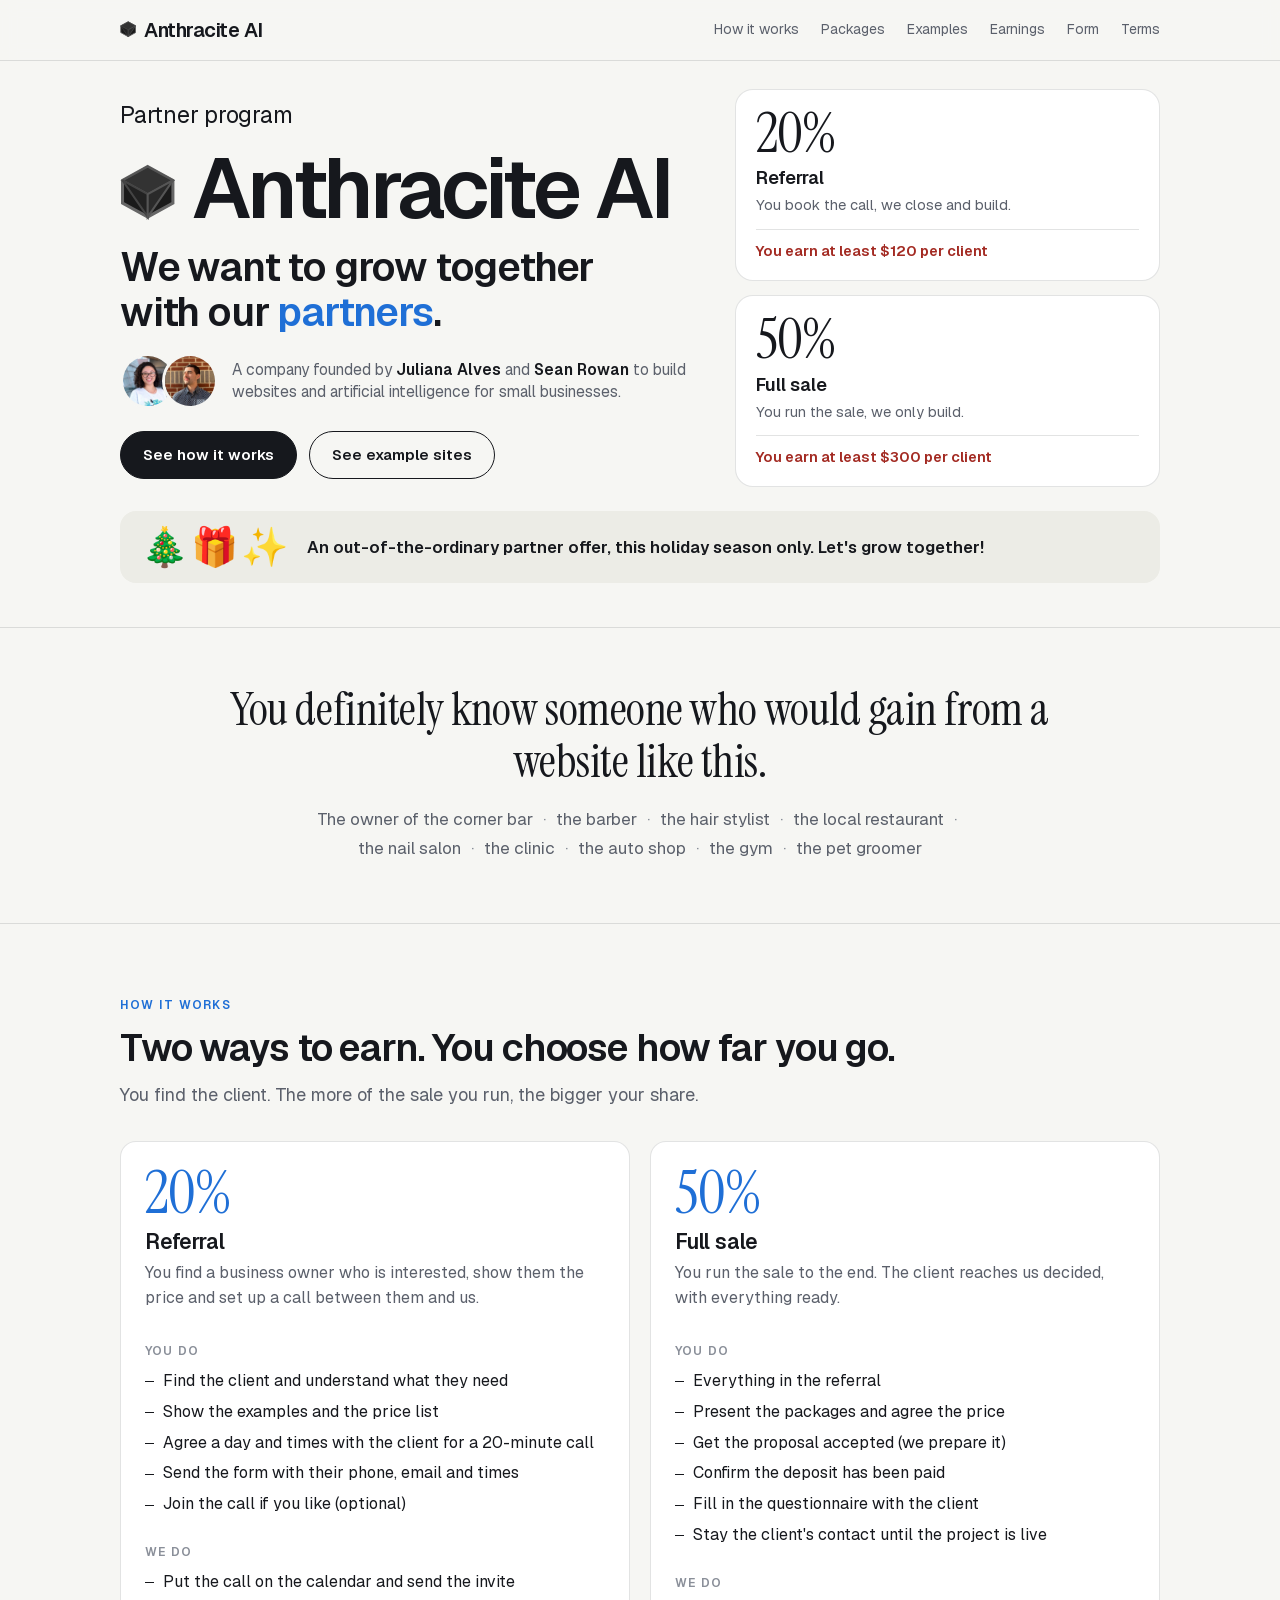
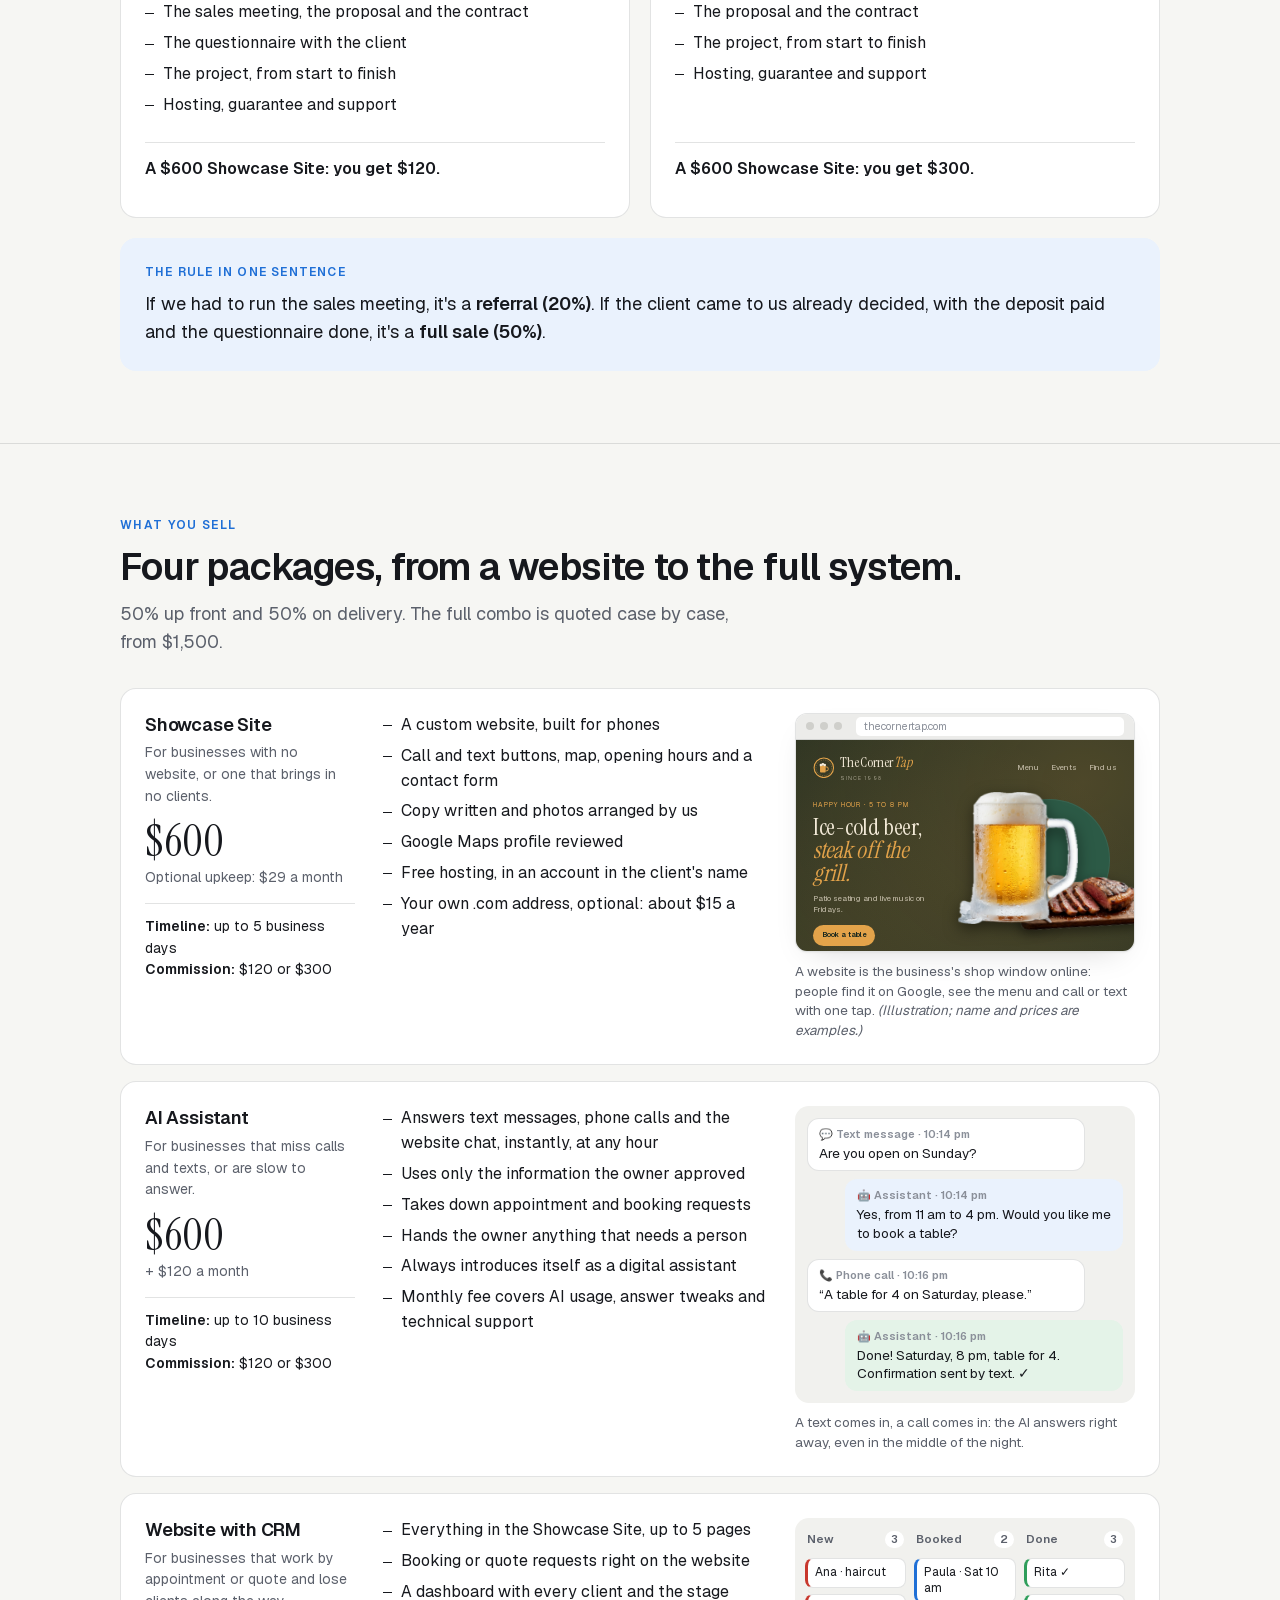
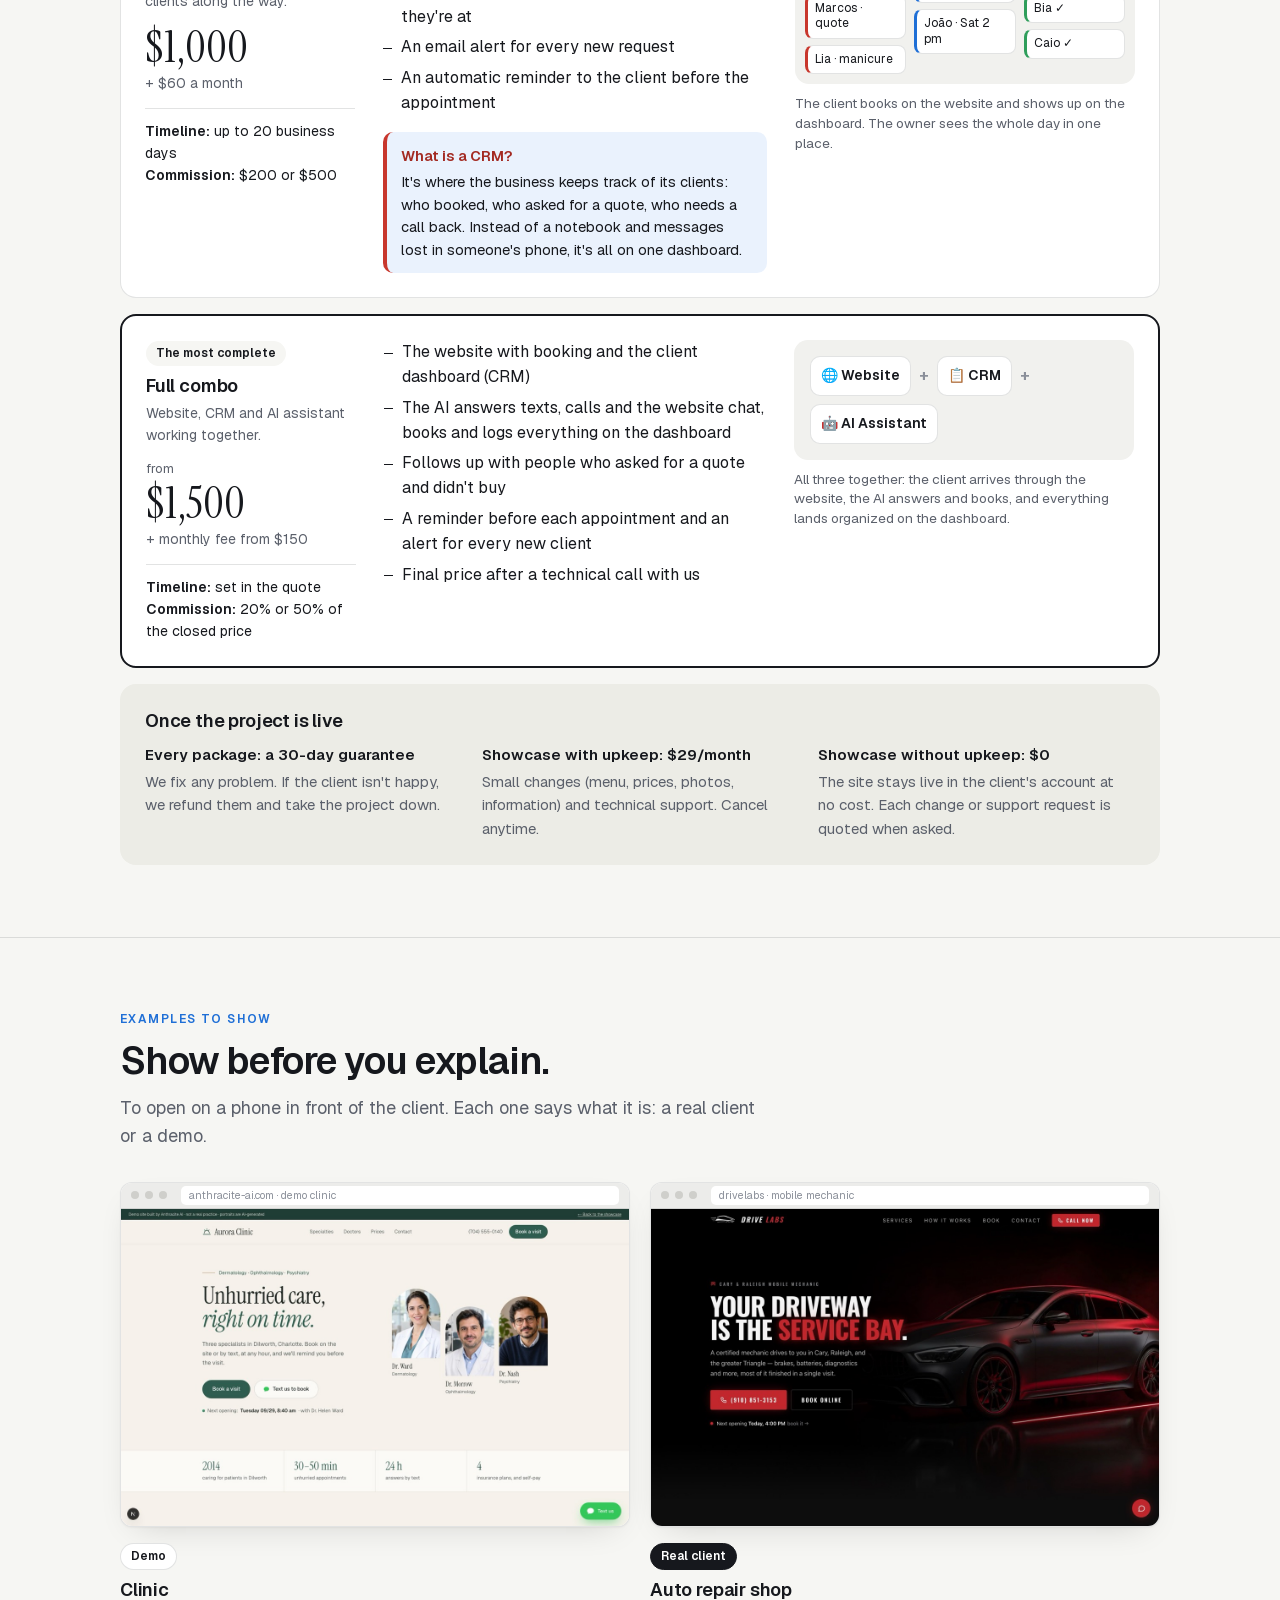
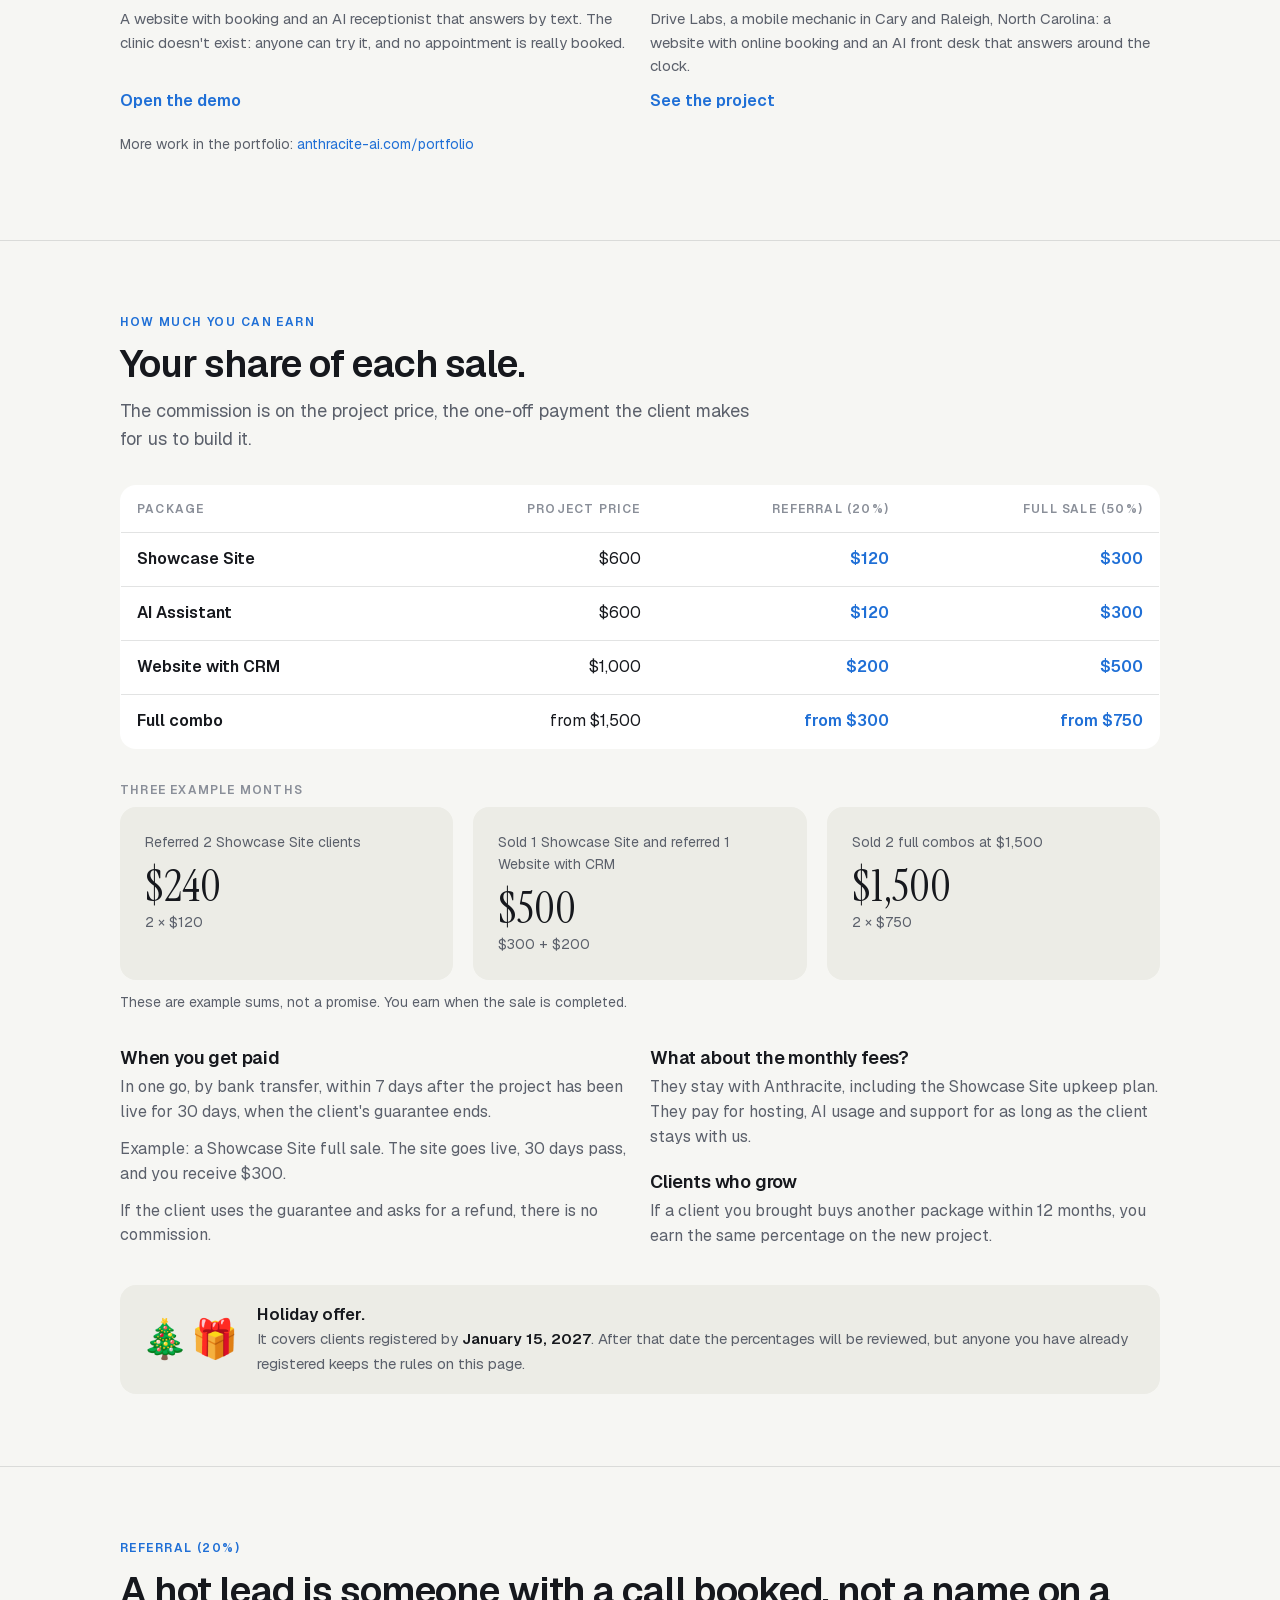
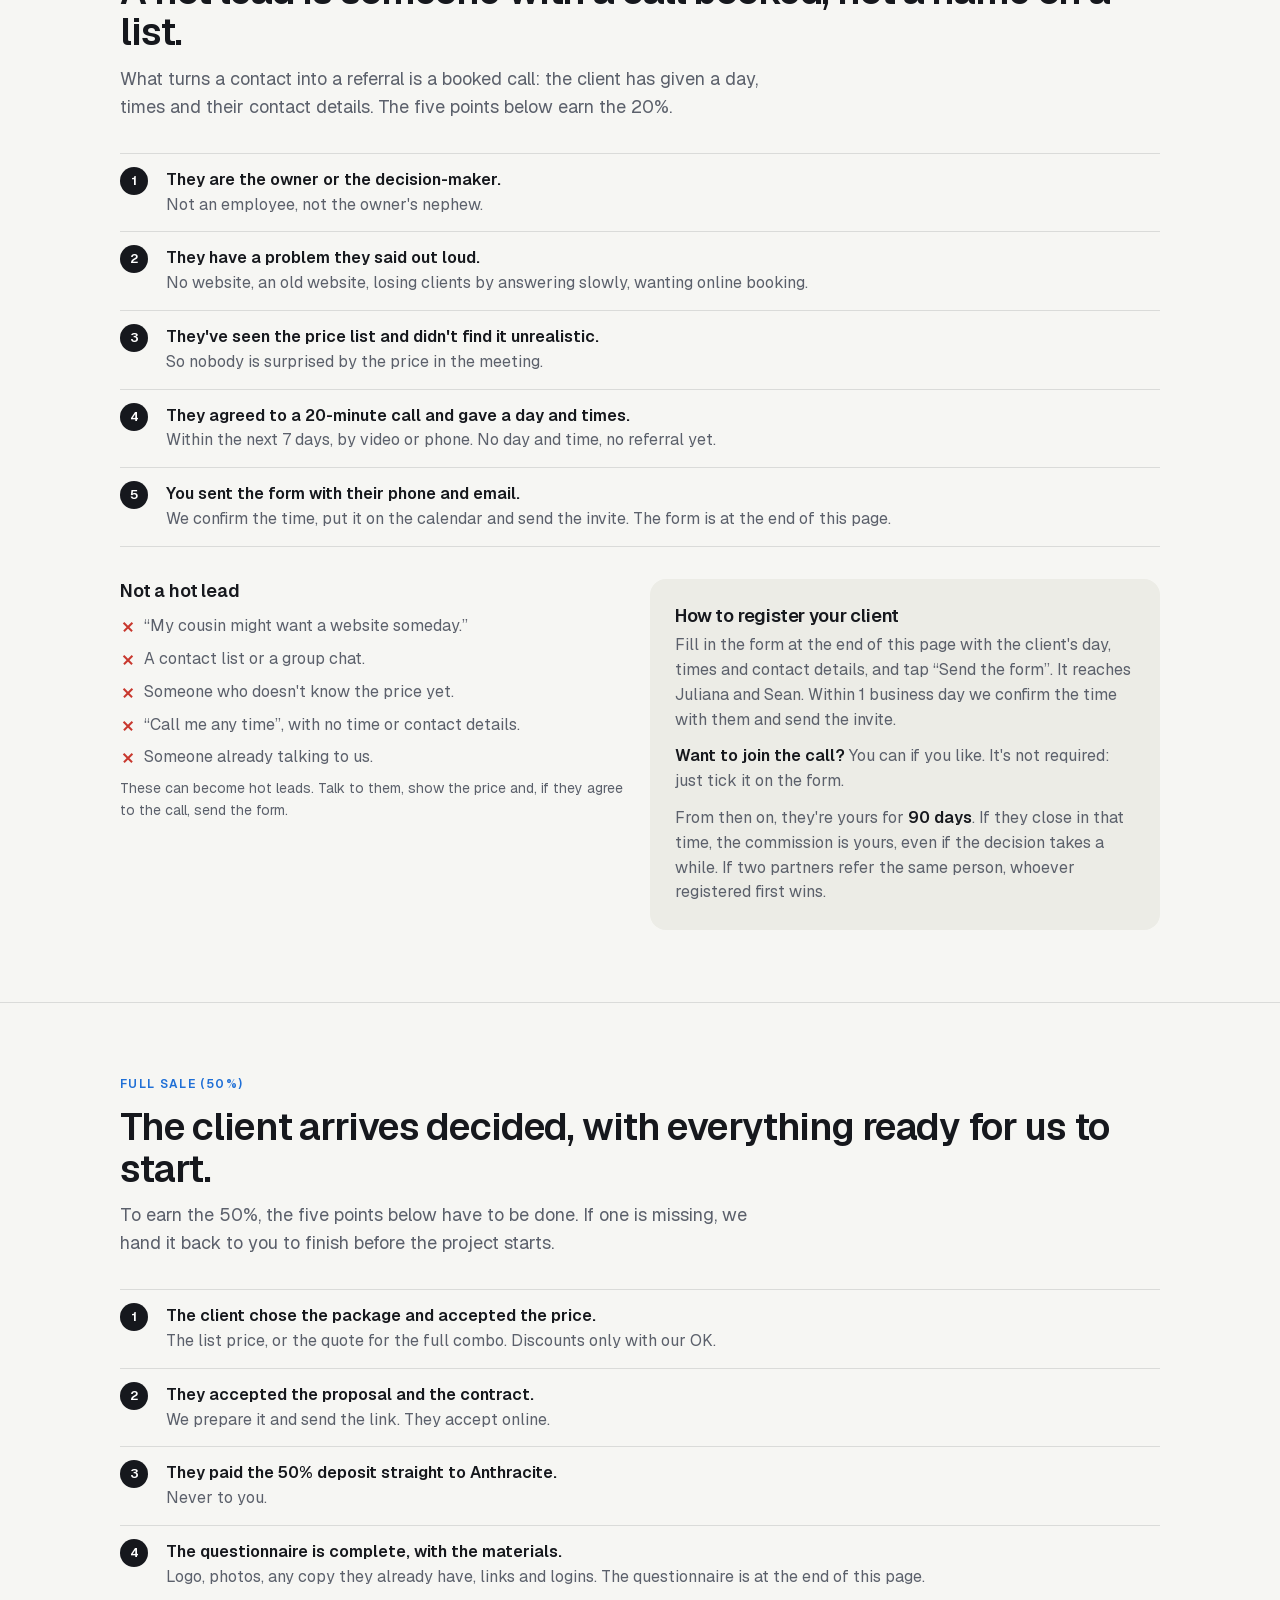
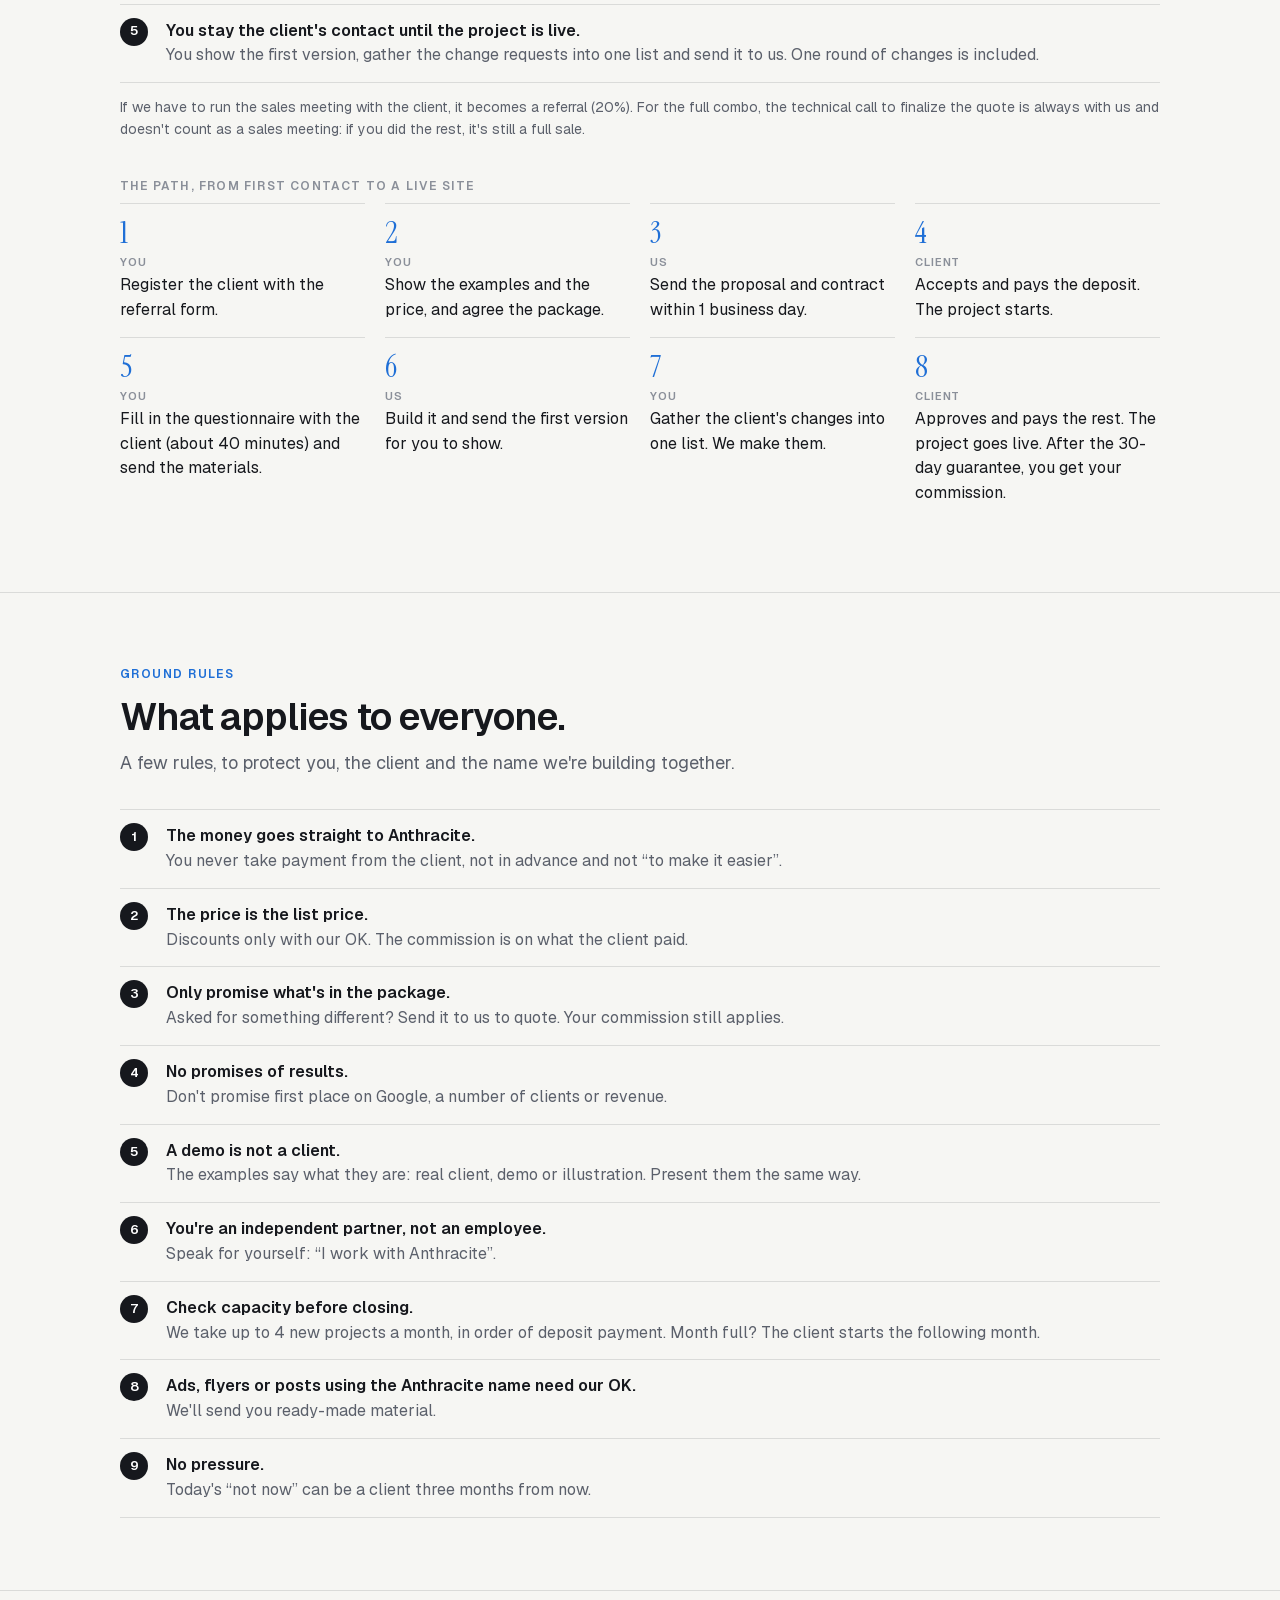
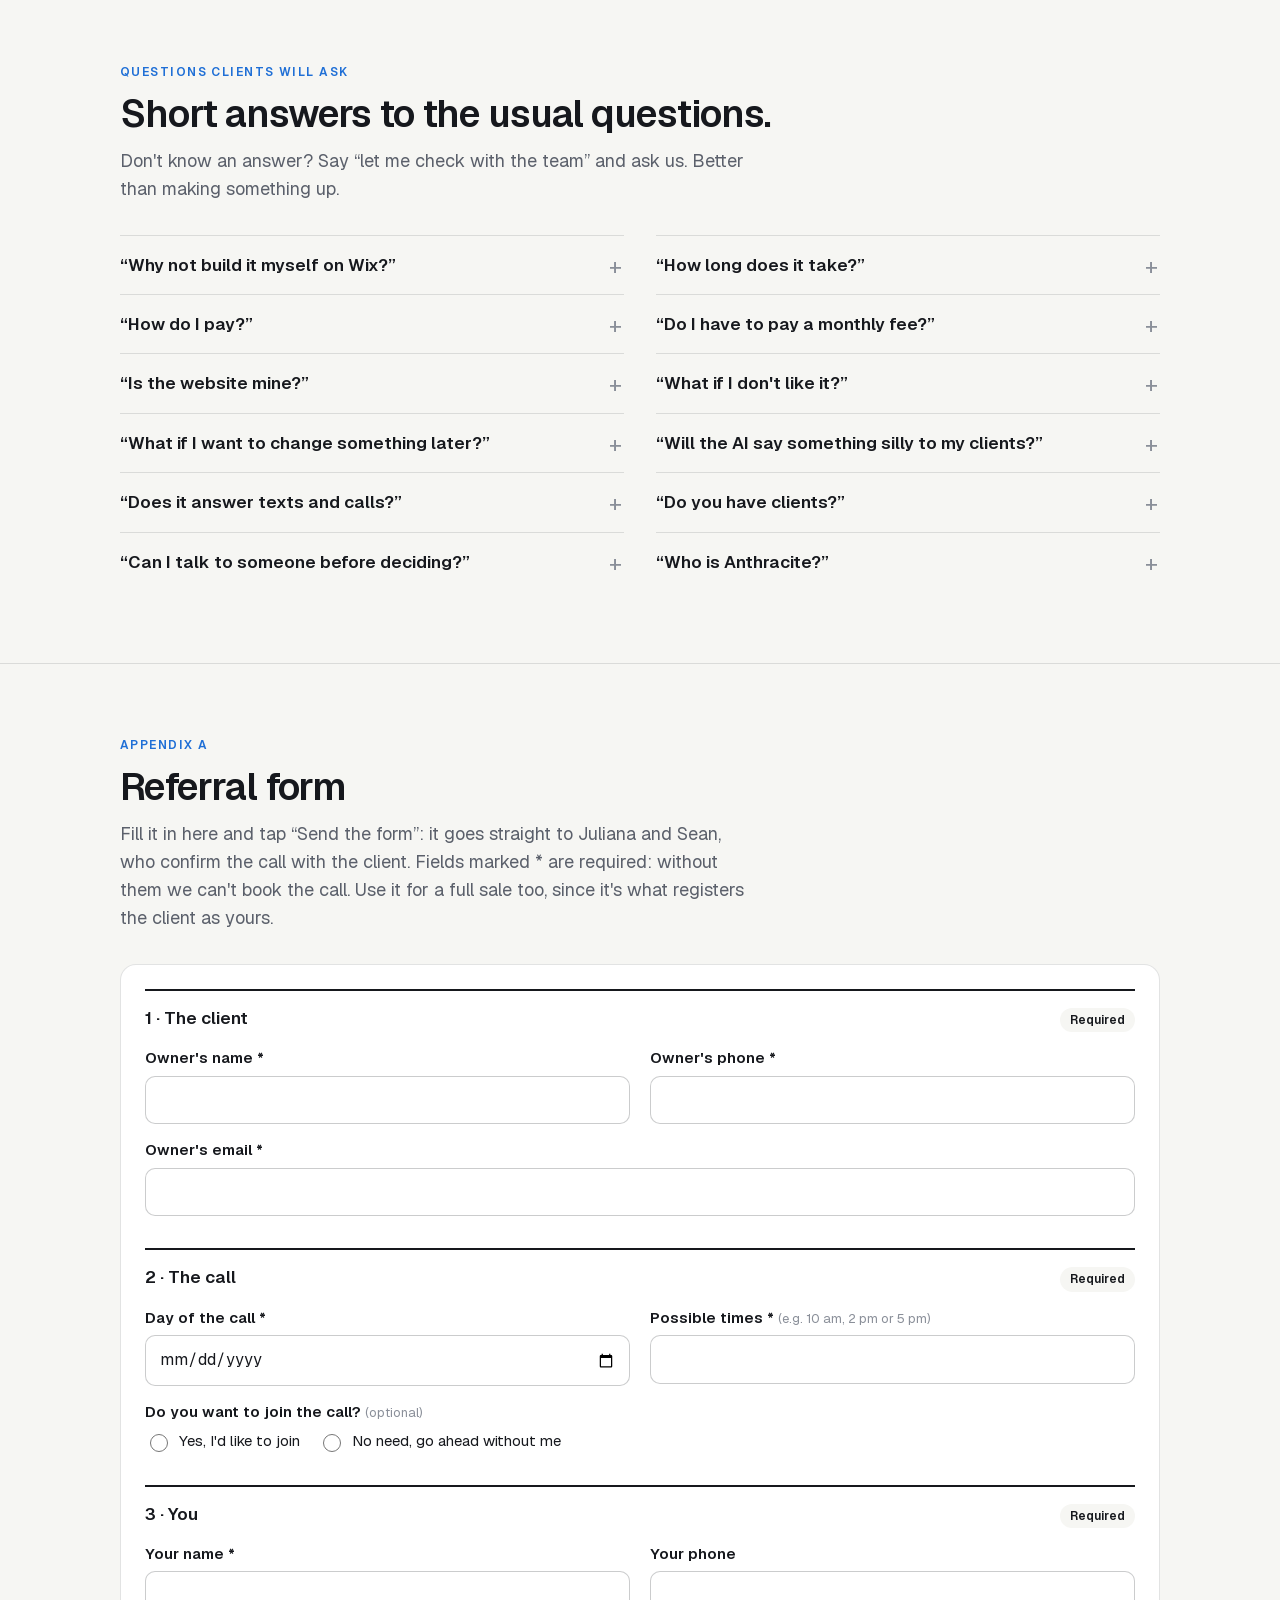
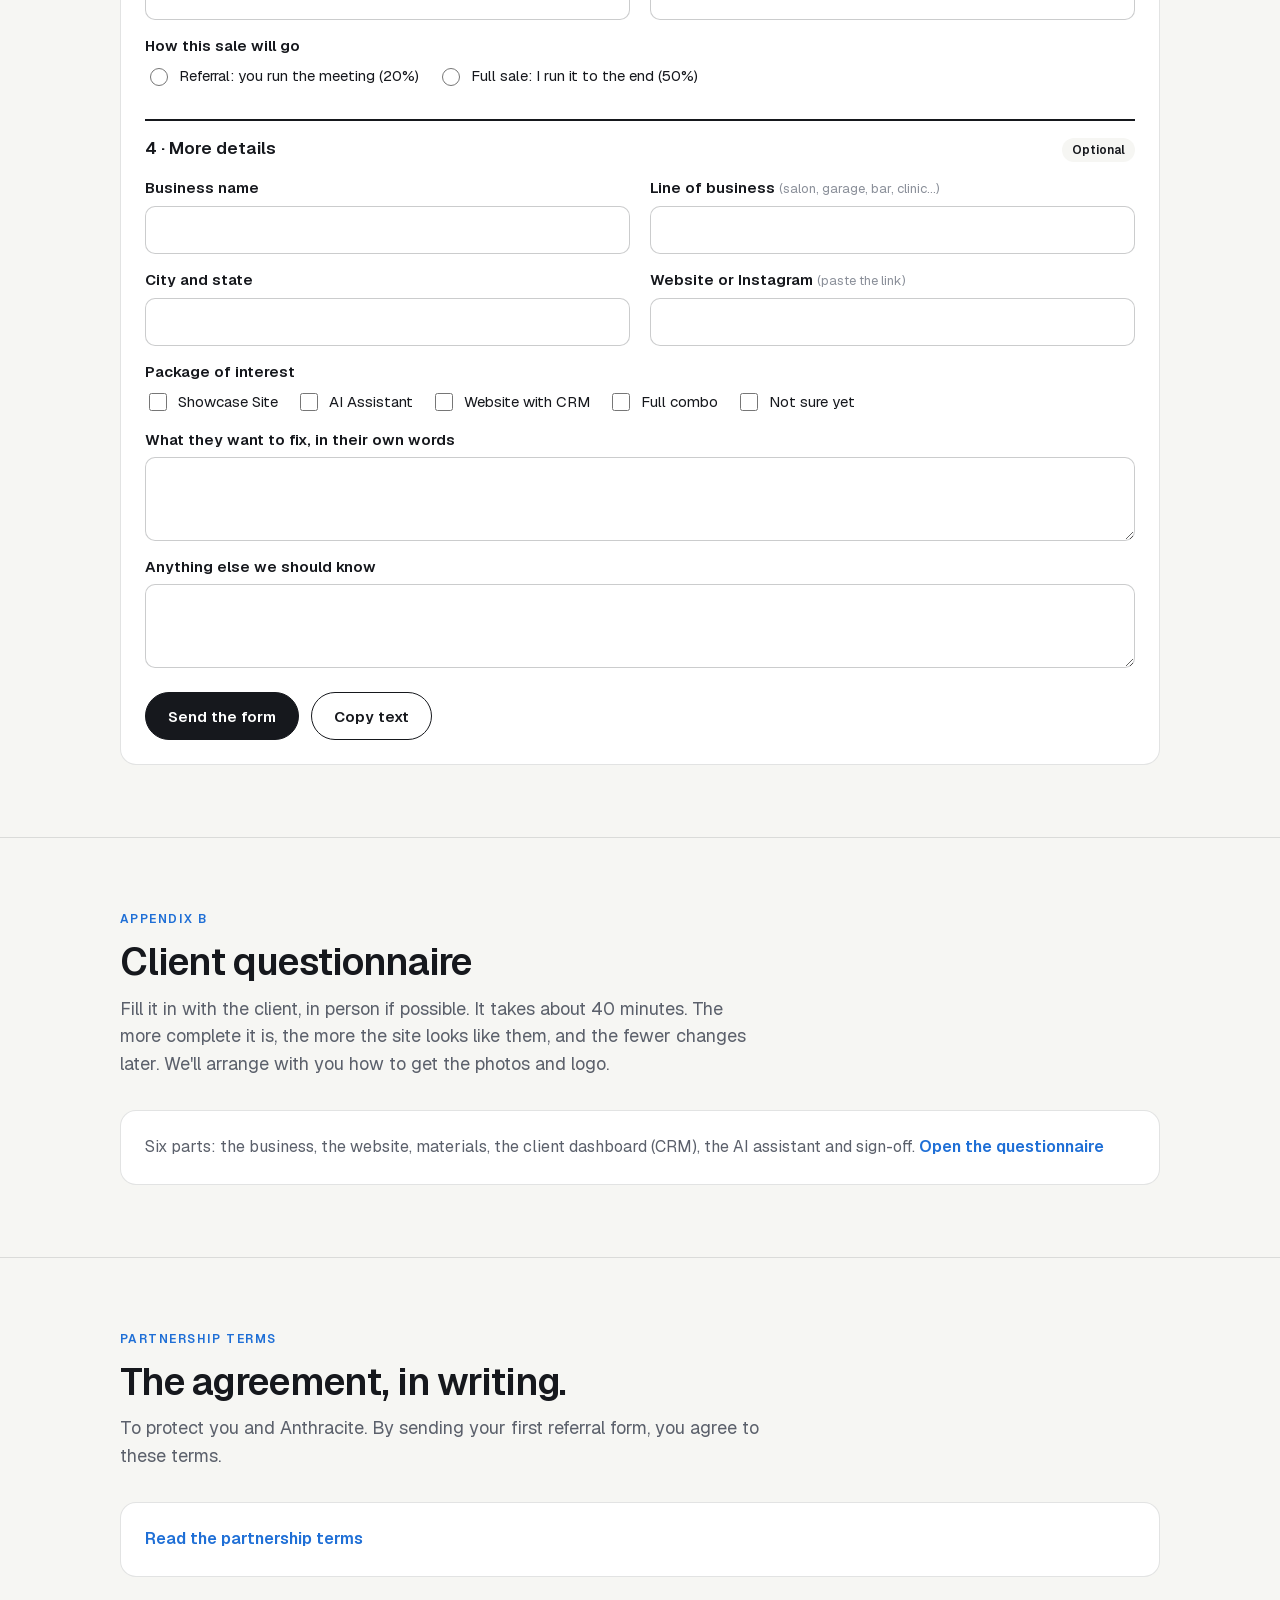
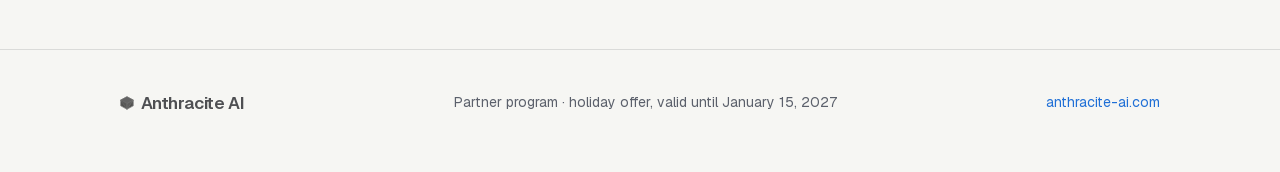
<file: en/index.html>
<!doctype html>
<html lang="en">
<head>
<meta charset="utf-8">
<meta name="viewport" content="width=device-width, initial-scale=1">
<meta name="robots" content="noindex, nofollow">
<title>Partner program · Anthracite AI</title>
<meta name="description" content="Anthracite AI partner program: refer or sell websites and AI assistants and keep 20% or 50% of each project.">
<meta property="og:title" content="Anthracite AI partner program">
<meta property="og:description" content="You bring the client, we build. 20% for a referral, 50% for a full sale.">
<link rel="icon" href="data:image/svg+xml,%3Csvg xmlns='http://www.w3.org/2000/svg' viewBox='0 0 22 22'%3E%3Cpolygon points='11,1 21,6.5 21,15.5 11,21 1,15.5 1,6.5' fill='%231a1a1a'/%3E%3Cpolygon points='11,1 21,6.5 11,12 1,6.5' fill='%23333'/%3E%3C/svg%3E">
<link rel="stylesheet" href="../assets/site.css?v=14">
</head>
<body>

<header class="top">
  <div class="wrap">
    <a class="wordmark" href="#top" aria-label="Anthracite AI"><svg viewBox="0 0 22 22" fill="none" aria-hidden="true"><polygon points="11,1 21,6.5 21,15.5 11,21 1,15.5 1,6.5" fill="#1a1a1a" stroke="#666" stroke-width="1.2"/><polygon points="11,1 21,6.5 11,12 1,6.5" fill="#333" stroke="#555" stroke-width="0.8"/><polygon points="1,6.5 11,12 11,21" fill="#222" stroke="#444" stroke-width="0.8"/><polygon points="21,6.5 11,12 11,21" fill="#2a2a2a" stroke="#555" stroke-width="0.8"/></svg>Anthracite AI</a>
    <nav aria-label="Sections">
      <a href="#how-it-works">How it works</a>
      <a href="#packages">Packages</a>
      <a href="#examples">Examples</a>
      <a href="#earnings">Earnings</a>
      <a href="#referral-form">Form</a>
      <a href="#terms">Terms</a>
    </nav>
  </div>
</header>

<main id="top">

<!-- ============ HERO ============ -->
<section class="hero">
  <div class="wrap hero-grid">
    <div class="hero-main">
      <span class="pill-partner">Partner program</span>
      <div class="biglogo" role="img" aria-label="Anthracite AI"><svg viewBox="0 0 22 22" fill="none" aria-hidden="true"><polygon points="11,1 21,6.5 21,15.5 11,21 1,15.5 1,6.5" fill="#1a1a1a" stroke="#666" stroke-width="1.2"/><polygon points="11,1 21,6.5 11,12 1,6.5" fill="#333" stroke="#555" stroke-width="0.8"/><polygon points="1,6.5 11,12 11,21" fill="#222" stroke="#444" stroke-width="0.8"/><polygon points="21,6.5 11,12 11,21" fill="#2a2a2a" stroke="#555" stroke-width="0.8"/></svg>Anthracite AI</div>
      <h1>We want to grow together with our <span class="hl">partners</span>.</h1>
      <div class="founders">
        <div class="faces">
          <img src="../assets/juliana.jpg" alt="Juliana Alves" width="56" height="56">
          <img src="../assets/sean.jpg" alt="Sean Rowan" width="56" height="56">
        </div>
        <p>A company founded by <strong>Juliana Alves</strong> and <strong>Sean Rowan</strong> to build websites and artificial intelligence for small businesses.</p>
      </div>
      <div class="btns hero-btns">
        <a class="btn dark" href="#how-it-works">See how it works</a>
        <a class="btn light" href="#examples">See example sites</a>
      </div>
    </div>

    <div class="hero-tiers">
      <a class="tcard" href="#hot-lead">
        <div class="big">20%</div>
        <div class="tname">Referral</div>
        <p>You book the call, we close and build.</p>
        <div class="earn">You earn at least $120 per client</div>
      </a>
      <a class="tcard" href="#full-sale">
        <div class="big">50%</div>
        <div class="tname">Full sale</div>
        <p>You run the sale, we only build.</p>
        <div class="earn">You earn at least $300 per client</div>
      </a>
    </div>
  </div>

  <div class="wrap">
    <div class="xmas">
      <span class="xmas-icons" aria-hidden="true">🎄🎁✨</span>
      <div>
        <strong>An out-of-the-ordinary partner offer, this holiday season only. Let's grow together!</strong>
      </div>
    </div>
  </div>
</section>

<!-- ============ WHO YOU KNOW ============ -->
<section class="knows">
  <div class="wrap">
    <blockquote>You definitely know someone who would gain from a website like this.</blockquote>
    <p class="who-list"><span>The owner of the corner bar</span> <span>the barber</span> <span>the hair stylist</span> <span>the local restaurant</span> <span>the nail salon</span> <span>the clinic</span> <span>the auto shop</span> <span>the gym</span> <span>the pet groomer</span></p>
  </div>
</section>

<!-- ============ HOW IT WORKS ============ -->
<section id="how-it-works">
  <div class="wrap">
    <p class="eyebrow">How it works</p>
    <h2>Two ways to earn. You choose how far you go.</h2>
    <p class="lead">You find the client. The more of the sale you run, the bigger your share.</p>

    <div class="grid2">
      <div class="card tier">
        <div class="big">20%</div>
        <h3 style="font-size:21px;margin-top:8px">Referral</h3>
        <p class="muted">You find a business owner who is interested, show them the price and set up a call between them and us.</p>
        <p class="label">You do</p>
        <ul class="dash">
          <li>Find the client and understand what they need</li>
          <li>Show the examples and the price list</li>
          <li>Agree a day and times with the client for a 20-minute call</li>
          <li>Send the form with their phone, email and times</li>
          <li>Join the call if you like (optional)</li>
        </ul>
        <p class="label">We do</p>
        <ul class="dash">
          <li>Put the call on the calendar and send the invite</li>
          <li>The sales meeting, the proposal and the contract</li>
          <li>The questionnaire with the client</li>
          <li>The project, from start to finish</li>
          <li>Hosting, guarantee and support</li>
        </ul>
        <div class="spacer"></div>
        <p class="example">A $600 Showcase Site: you get $120.</p>
      </div>
      <div class="card tier">
        <div class="big">50%</div>
        <h3 style="font-size:21px;margin-top:8px">Full sale</h3>
        <p class="muted">You run the sale to the end. The client reaches us decided, with everything ready.</p>
        <p class="label">You do</p>
        <ul class="dash">
          <li>Everything in the referral</li>
          <li>Present the packages and agree the price</li>
          <li>Get the proposal accepted (we prepare it)</li>
          <li>Confirm the deposit has been paid</li>
          <li>Fill in the questionnaire with the client</li>
          <li>Stay the client's contact until the project is live</li>
        </ul>
        <p class="label">We do</p>
        <ul class="dash">
          <li>The proposal and the contract</li>
          <li>The project, from start to finish</li>
          <li>Hosting, guarantee and support</li>
        </ul>
        <div class="spacer"></div>
        <p class="example">A $600 Showcase Site: you get $300.</p>
      </div>
    </div>

    <div class="card blue" style="margin-top:20px">
      <p class="label" style="margin-top:0;color:var(--blue)">The rule in one sentence</p>
      <p style="margin:0;font-size:18px">If we had to run the sales meeting, it's a <strong>referral (20%)</strong>. If the client came to us already decided, with the deposit paid and the questionnaire done, it's a <strong>full sale (50%)</strong>.</p>
    </div>
  </div>
</section>

<!-- ============ PACKAGES ============ -->
<section id="packages">
  <div class="wrap">
    <p class="eyebrow">What you sell</p>
    <h2>Four packages, from a website to the full system.</h2>
    <p class="lead">50% up front and 50% on delivery. The full combo is quoted case by case, from $1,500.</p>

    <div class="stack">
      <div class="card pkg">
        <div class="pkg-info">
          <h3>Showcase Site</h3>
          <p class="muted small" style="margin:0">For businesses with no website, or one that brings in no clients.</p>
          <div class="price">$600</div>
          <div class="per">Optional upkeep: $29 a month</div>
          <div class="meta"><div><b>Timeline:</b> up to 5 business days</div><div><b>Commission:</b> $120 or $300</div></div>
        </div>
        <ul class="dash pkg-list">
          <li>A custom website, built for phones</li>
          <li>Call and text buttons, map, opening hours and a contact form</li>
          <li>Copy written and photos arranged by us</li>
          <li>Google Maps profile reviewed</li>
          <li>Free hosting, in an account in the client's name</li>
          <li>Your own .com address, optional: about $15 a year</li>
        </ul>
        <figure class="pkg-visual">
          <div class="frame" role="img" aria-label="Illustration of a bar website: logo, happy hour, table booking, an ice-cold beer mug and a steak">
            <div class="bar"><i></i><i></i><i></i><span>thecornertap.com</span></div>
            <div class="shot">
              <div class="boteco" aria-hidden="true">
                <div class="bt-nav"><span class="bt-brand"><svg class="bt-mark" viewBox="0 0 40 40" aria-hidden="true"><circle cx="20" cy="20" r="18" fill="none" stroke="#e3a34a" stroke-width="2"/><circle cx="20" cy="20" r="14.5" fill="none" stroke="#e3a34a" stroke-width=".8" stroke-dasharray="1.5 2"/><rect x="13" y="15.5" width="10.5" height="13" rx="1.6" fill="#e3a34a"/><path d="M23.5 18.5h2.2a2.3 2.3 0 0 1 2.3 2.3v2.4a2.3 2.3 0 0 1-2.3 2.3h-2.2" fill="none" stroke="#e3a34a" stroke-width="1.8"/><circle cx="14.6" cy="14.6" r="2.3" fill="#f3ead8"/><circle cx="18.2" cy="13.6" r="2.6" fill="#f3ead8"/><circle cx="21.8" cy="14.6" r="2.3" fill="#f3ead8"/></svg><span class="bt-logo">The Corner <em>Tap</em><small>since 1998</small></span></span><span class="links"><span>Menu</span><span>Events</span><span>Find us</span></span></div>
                <div class="bt-body">
                  <div>
                    <div class="bt-kicker">Happy hour · 5 to 8 pm</div>
                    <div class="bt-h">Ice-cold beer, <em>steak off the grill.</em></div>
                    <div class="bt-p">Patio seating and live music on Fridays.</div>
                    <div class="bt-btns"><span class="bt-btn">Book a table</span></div>
                  </div>
                </div>
                <div class="bt-photos">
                  <span class="bt-circle"></span>
                  <img class="bt-meat" src="../assets/bar-picanha.png" alt="">
                  <img class="bt-beer" src="../assets/bar-caneca.png" alt="">
                </div>
              </div>
            </div>
          </div>
          <figcaption>A website is the business's shop window online: people find it on Google, see the menu and call or text with one tap. <em>(Illustration; name and prices are examples.)</em></figcaption>
        </figure>
      </div>

      <div class="card pkg">
        <div class="pkg-info">
          <h3>AI Assistant</h3>
          <p class="muted small" style="margin:0">For businesses that miss calls and texts, or are slow to answer.</p>
          <div class="price">$600</div>
          <div class="per">+ $120 a month</div>
          <div class="meta"><div><b>Timeline:</b> up to 10 business days</div><div><b>Commission:</b> $120 or $300</div></div>
        </div>
        <ul class="dash pkg-list">
          <li>Answers text messages, phone calls and the website chat, instantly, at any hour</li>
          <li>Uses only the information the owner approved</li>
          <li>Takes down appointment and booking requests</li>
          <li>Hands the owner anything that needs a person</li>
          <li>Always introduces itself as a digital assistant</li>
          <li>Monthly fee covers AI usage, answer tweaks and technical support</li>
        </ul>
        <figure class="pkg-visual">
          <div class="chat" role="img" aria-label="Example conversation with the AI assistant">
            <div class="msg in"><span class="src">💬 Text message · 10:14 pm</span>Are you open on Sunday?</div>
            <div class="msg out"><span class="src">🤖 Assistant · 10:14 pm</span>Yes, from 11 am to 4 pm. Would you like me to book a table?</div>
            <div class="msg in"><span class="src">📞 Phone call · 10:16 pm</span>“A table for 4 on Saturday, please.”</div>
            <div class="msg out ok"><span class="src">🤖 Assistant · 10:16 pm</span>Done! Saturday, 8 pm, table for 4. Confirmation sent by text. ✓</div>
          </div>
          <figcaption>A text comes in, a call comes in: the AI answers right away, even in the middle of the night.</figcaption>
        </figure>
      </div>

      <div class="card pkg">
        <div class="pkg-info">
          <h3>Website with CRM</h3>
          <p class="muted small" style="margin:0">For businesses that work by appointment or quote and lose clients along the way.</p>
          <div class="price">$1,000</div>
          <div class="per">+ $60 a month</div>
          <div class="meta"><div><b>Timeline:</b> up to 20 business days</div><div><b>Commission:</b> $200 or $500</div></div>
        </div>
        <div class="pkg-list">
          <ul class="dash">
            <li>Everything in the Showcase Site, up to 5 pages</li>
            <li>Booking or quote requests right on the website</li>
            <li>A dashboard with every client and the stage they're at</li>
            <li>An email alert for every new request</li>
            <li>An automatic reminder to the client before the appointment</li>
          </ul>
          <div class="whatis">
            <span class="whatis-label">What is a CRM?</span>
            <p>It's where the business keeps track of its clients: who booked, who asked for a quote, who needs a call back. Instead of a notebook and messages lost in someone's phone, it's all on one dashboard.</p>
          </div>
        </div>
        <figure class="pkg-visual">
          <div class="kanban" role="img" aria-label="Example client dashboard with three columns: new, booked and done">
            <div class="kcol"><div class="khead">New <b>3</b></div><div class="kcard">Ana · haircut</div><div class="kcard">Marcos · quote</div><div class="kcard">Lia · manicure</div></div>
            <div class="kcol"><div class="khead">Booked <b>2</b></div><div class="kcard blue">Paula · Sat 10 am</div><div class="kcard blue">João · Sat 2 pm</div></div>
            <div class="kcol"><div class="khead">Done <b>3</b></div><div class="kcard green">Rita ✓</div><div class="kcard green">Bia ✓</div><div class="kcard green">Caio ✓</div></div>
          </div>
          <figcaption>The client books on the website and shows up on the dashboard. The owner sees the whole day in one place.</figcaption>
        </figure>
      </div>

      <div class="card pkg pkg-combo">
        <div class="pkg-info">
          <span class="tag-top">The most complete</span>
          <h3>Full combo</h3>
          <p class="muted small" style="margin:0">Website, CRM and AI assistant working together.</p>
          <div class="from">from</div>
          <div class="price">$1,500</div>
          <div class="per">+ monthly fee from $150</div>
          <div class="meta"><div><b>Timeline:</b> set in the quote</div><div><b>Commission:</b> 20% or 50% of the closed price</div></div>
        </div>
        <ul class="dash pkg-list">
          <li>The website with booking and the client dashboard (CRM)</li>
          <li>The AI answers texts, calls and the website chat, books and logs everything on the dashboard</li>
          <li>Follows up with people who asked for a quote and didn't buy</li>
          <li>A reminder before each appointment and an alert for every new client</li>
          <li>Final price after a technical call with us</li>
        </ul>
        <figure class="pkg-visual">
          <div class="combo">
            <span class="cpart">🌐 Website</span><span class="plus">+</span><span class="cpart">📋 CRM</span><span class="plus">+</span><span class="cpart">🤖 AI Assistant</span>
          </div>
          <figcaption>All three together: the client arrives through the website, the AI answers and books, and everything lands organized on the dashboard.</figcaption>
        </figure>
      </div>

      <div class="card soft after">
        <h3>Once the project is live</h3>
        <div class="grid3" style="margin-top:10px">
          <div><b>Every package: a 30-day guarantee</b>We fix any problem. If the client isn't happy, we refund them and take the project down.</div>
          <div><b>Showcase with upkeep: $29/month</b>Small changes (menu, prices, photos, information) and technical support. Cancel anytime.</div>
          <div><b>Showcase without upkeep: $0</b>The site stays live in the client's account at no cost. Each change or support request is quoted when asked.</div>
        </div>
      </div>
    </div>
  </div>
</section>

<!-- ============ EXAMPLES ============ -->
<section id="examples">
  <div class="wrap">
    <p class="eyebrow">Examples to show</p>
    <h2>Show before you explain.</h2>
    <p class="lead">To open on a phone in front of the client. Each one says what it is: a real client or a demo.</p>

    <div class="grid2">
      <article class="ex">
        <a class="frame" href="https://anthracite-ai.com/portfolio/medical-clinic/demo" target="_blank" rel="noopener" aria-label="Open the clinic website demo">
          <div class="bar"><i></i><i></i><i></i><span>anthracite-ai.com · demo clinic</span></div>
          <div class="shot"><img src="../assets/clinic-us.jpg" alt="Website for Aurora Clinic, a demo clinic" loading="lazy" width="1200" height="750"></div>
        </a>
        <span class="tag">Demo</span>
        <h3>Clinic</h3>
        <p>A website with booking and an AI receptionist that answers by text. The clinic doesn't exist: anyone can try it, and no appointment is really booked.</p>
        <a class="go" href="https://anthracite-ai.com/portfolio/medical-clinic/demo" target="_blank" rel="noopener">Open the demo</a>
      </article>

      <article class="ex">
        <a class="frame" href="https://anthracite-ai.com/portfolio/drive-labs" target="_blank" rel="noopener" aria-label="See the Drive Labs project">
          <div class="bar"><i></i><i></i><i></i><span>drivelabs · mobile mechanic</span></div>
          <div class="shot"><img src="../assets/drivelabs-us.jpg" alt="Drive Labs website, a mobile mechanic in North Carolina" loading="lazy" width="1200" height="750"></div>
        </a>
        <span class="tag real">Real client</span>
        <h3>Auto repair shop</h3>
        <p>Drive Labs, a mobile mechanic in Cary and Raleigh, North Carolina: a website with online booking and an AI front desk that answers around the clock.</p>
        <a class="go" href="https://anthracite-ai.com/portfolio/drive-labs" target="_blank" rel="noopener">See the project</a>
      </article>
    </div>
    <p class="small muted" style="margin-top:20px">More work in the portfolio: <a href="https://anthracite-ai.com/portfolio" target="_blank" rel="noopener">anthracite-ai.com/portfolio</a></p>
  </div>
</section>

<!-- ============ EARNINGS ============ -->
<section id="earnings">
  <div class="wrap">
    <p class="eyebrow">How much you can earn</p>
    <h2>Your share of each sale.</h2>
    <p class="lead">The commission is on the project price, the one-off payment the client makes for us to build it.</p>

    <div class="table-wrap">
      <table>
        <thead><tr><th>Package</th><th class="num">Project price</th><th class="num">Referral (20%)</th><th class="num">Full sale (50%)</th></tr></thead>
        <tbody>
          <tr><td data-label="Package"><strong>Showcase Site</strong></td><td class="num" data-label="Project price">$600</td><td class="num hi" data-label="Referral (20%)">$120</td><td class="num hi" data-label="Full sale (50%)">$300</td></tr>
          <tr><td data-label="Package"><strong>AI Assistant</strong></td><td class="num" data-label="Project price">$600</td><td class="num hi" data-label="Referral (20%)">$120</td><td class="num hi" data-label="Full sale (50%)">$300</td></tr>
          <tr><td data-label="Package"><strong>Website with CRM</strong></td><td class="num" data-label="Project price">$1,000</td><td class="num hi" data-label="Referral (20%)">$200</td><td class="num hi" data-label="Full sale (50%)">$500</td></tr>
          <tr><td data-label="Package"><strong>Full combo</strong></td><td class="num" data-label="Project price">from $1,500</td><td class="num hi" data-label="Referral (20%)">from $300</td><td class="num hi" data-label="Full sale (50%)">from $750</td></tr>
        </tbody>
      </table>
    </div>

    <p class="label" style="margin-top:32px">Three example months</p>
    <div class="grid3">
      <div class="card soft scenario"><p class="small muted" style="margin:0">Referred 2 Showcase Site clients</p><div class="total">$240</div><p class="small muted" style="margin:0">2 × $120</p></div>
      <div class="card soft scenario"><p class="small muted" style="margin:0">Sold 1 Showcase Site and referred 1 Website with CRM</p><div class="total">$500</div><p class="small muted" style="margin:0">$300 + $200</p></div>
      <div class="card soft scenario"><p class="small muted" style="margin:0">Sold 2 full combos at $1,500</p><div class="total">$1,500</div><p class="small muted" style="margin:0">2 × $750</p></div>
    </div>
    <p class="small muted" style="margin-top:12px">These are example sums, not a promise. You earn when the sale is completed.</p>

    <div class="grid2" style="margin-top:32px">
      <div>
        <h3>When you get paid</h3>
        <p class="muted">In one go, by bank transfer, within 7 days after the project has been live for 30 days, when the client's guarantee ends.</p>
        <p class="muted">Example: a Showcase Site full sale. The site goes live, 30 days pass, and you receive $300.</p>
        <p class="muted">If the client uses the guarantee and asks for a refund, there is no commission.</p>
      </div>
      <div>
        <h3>What about the monthly fees?</h3>
        <p class="muted">They stay with Anthracite, including the Showcase Site upkeep plan. They pay for hosting, AI usage and support for as long as the client stays with us.</p>
        <h3 style="margin-top:20px">Clients who grow</h3>
        <p class="muted">If a client you brought buys another package within 12 months, you earn the same percentage on the new project.</p>
      </div>
    </div>

    <div class="xmas" style="margin-top:24px">
      <span class="xmas-icons" aria-hidden="true">🎄🎁</span>
      <div>
        <strong>Holiday offer.</strong>
        <span>It covers clients registered by <b>January 15, 2027</b>. After that date the percentages will be reviewed, but anyone you have already registered keeps the rules on this page.</span>
      </div>
    </div>
  </div>
</section>

<!-- ============ HOT LEAD ============ -->
<section id="hot-lead">
  <div class="wrap">
    <p class="eyebrow">Referral (20%)</p>
    <h2>A hot lead is someone with a call booked, not a name on a list.</h2>
    <p class="lead">What turns a contact into a referral is a booked call: the client has given a day, times and their contact details. The five points below earn the 20%.</p>

    <ol class="check">
      <li><strong>They are the owner or the decision-maker.</strong><span>Not an employee, not the owner's nephew.</span></li>
      <li><strong>They have a problem they said out loud.</strong><span>No website, an old website, losing clients by answering slowly, wanting online booking.</span></li>
      <li><strong>They've seen the price list and didn't find it unrealistic.</strong><span>So nobody is surprised by the price in the meeting.</span></li>
      <li><strong>They agreed to a 20-minute call and gave a day and times.</strong><span>Within the next 7 days, by video or phone. No day and time, no referral yet.</span></li>
      <li><strong>You sent the form with their phone and email.</strong><span>We confirm the time, put it on the calendar and send the invite. The form is at the end of this page.</span></li>
    </ol>

    <div class="grid2" style="margin-top:32px">
      <div>
        <h3>Not a hot lead</h3>
        <ul class="x" style="margin-top:12px">
          <li>“My cousin might want a website someday.”</li>
          <li>A contact list or a group chat.</li>
          <li>Someone who doesn't know the price yet.</li>
          <li>“Call me any time”, with no time or contact details.</li>
          <li>Someone already talking to us.</li>
        </ul>
        <p class="small muted">These can become hot leads. Talk to them, show the price and, if they agree to the call, send the form.</p>
      </div>
      <div class="card soft">
        <h3>How to register your client</h3>
        <p class="muted">Fill in the form at the end of this page with the client's day, times and contact details, and tap “Send the form”. It reaches Juliana and Sean. Within 1 business day we confirm the time with them and send the invite.</p>
        <p class="muted"><strong style="color:var(--coal)">Want to join the call?</strong> You can if you like. It's not required: just tick it on the form.</p>
        <p class="muted" style="margin:0">From then on, they're yours for <strong style="color:var(--coal)">90 days</strong>. If they close in that time, the commission is yours, even if the decision takes a while. If two partners refer the same person, whoever registered first wins.</p>
      </div>
    </div>
  </div>
</section>

<!-- ============ FULL SALE ============ -->
<section id="full-sale">
  <div class="wrap">
    <p class="eyebrow">Full sale (50%)</p>
    <h2>The client arrives decided, with everything ready for us to start.</h2>
    <p class="lead">To earn the 50%, the five points below have to be done. If one is missing, we hand it back to you to finish before the project starts.</p>

    <ol class="check">
      <li><strong>The client chose the package and accepted the price.</strong><span>The list price, or the quote for the full combo. Discounts only with our OK.</span></li>
      <li><strong>They accepted the proposal and the contract.</strong><span>We prepare it and send the link. They accept online.</span></li>
      <li><strong>They paid the 50% deposit straight to Anthracite.</strong><span>Never to you.</span></li>
      <li><strong>The questionnaire is complete, with the materials.</strong><span>Logo, photos, any copy they already have, links and logins. The questionnaire is at the end of this page.</span></li>
      <li><strong>You stay the client's contact until the project is live.</strong><span>You show the first version, gather the change requests into one list and send it to us. One round of changes is included.</span></li>
    </ol>
    <p class="small muted" style="margin-top:14px">If we have to run the sales meeting with the client, it becomes a referral (20%). For the full combo, the technical call to finalize the quote is always with us and doesn't count as a sales meeting: if you did the rest, it's still a full sale.</p>

    <p class="label" style="margin-top:36px">The path, from first contact to a live site</p>
    <div class="steps">
      <div class="step"><div class="n">1</div><div class="who">You</div>Register the client with the referral form.</div>
      <div class="step"><div class="n">2</div><div class="who">You</div>Show the examples and the price, and agree the package.</div>
      <div class="step"><div class="n">3</div><div class="who">Us</div>Send the proposal and contract within 1 business day.</div>
      <div class="step"><div class="n">4</div><div class="who">Client</div>Accepts and pays the deposit. The project starts.</div>
      <div class="step"><div class="n">5</div><div class="who">You</div>Fill in the questionnaire with the client (about 40 minutes) and send the materials.</div>
      <div class="step"><div class="n">6</div><div class="who">Us</div>Build it and send the first version for you to show.</div>
      <div class="step"><div class="n">7</div><div class="who">You</div>Gather the client's changes into one list. We make them.</div>
      <div class="step"><div class="n">8</div><div class="who">Client</div>Approves and pays the rest. The project goes live. After the 30-day guarantee, you get your commission.</div>
    </div>
  </div>
</section>

<!-- ============ GROUND RULES ============ -->
<section id="ground-rules">
  <div class="wrap">
    <p class="eyebrow">Ground rules</p>
    <h2>What applies to everyone.</h2>
    <p class="lead">A few rules, to protect you, the client and the name we're building together.</p>
    <ol class="check">
      <li><strong>The money goes straight to Anthracite.</strong><span>You never take payment from the client, not in advance and not “to make it easier”.</span></li>
      <li><strong>The price is the list price.</strong><span>Discounts only with our OK. The commission is on what the client paid.</span></li>
      <li><strong>Only promise what's in the package.</strong><span>Asked for something different? Send it to us to quote. Your commission still applies.</span></li>
      <li><strong>No promises of results.</strong><span>Don't promise first place on Google, a number of clients or revenue.</span></li>
      <li><strong>A demo is not a client.</strong><span>The examples say what they are: real client, demo or illustration. Present them the same way.</span></li>
      <li><strong>You're an independent partner, not an employee.</strong><span>Speak for yourself: “I work with Anthracite”.</span></li>
      <li><strong>Check capacity before closing.</strong><span>We take up to 4 new projects a month, in order of deposit payment. Month full? The client starts the following month.</span></li>
      <li><strong>Ads, flyers or posts using the Anthracite name need our OK.</strong><span>We'll send you ready-made material.</span></li>
      <li><strong>No pressure.</strong><span>Today's “not now” can be a client three months from now.</span></li>
    </ol>
  </div>
</section>

<!-- ============ FAQ ============ -->
<section id="questions">
  <div class="wrap">
    <p class="eyebrow">Questions clients will ask</p>
    <h2>Short answers to the usual questions.</h2>
    <p class="lead">Don't know an answer? Say “let me check with the team” and ask us. Better than making something up.</p>
    <div class="faq">
      <details><summary>“Why not build it myself on Wix?”</summary><p>You can. The difference is that we write the copy, set the site up to bring in clients through Google, calls and texts, and look after it afterwards. You don't lose a weekend fiddling with a website.</p></details>
      <details><summary>“How long does it take?”</summary><p>The Showcase Site goes live within 5 business days of the deposit and the completed questionnaire. The AI assistant takes up to 10, the website with CRM up to 20, and the full combo's timeline is in the quote.</p></details>
      <details><summary>“How do I pay?”</summary><p>50% up front to start and 50% when you approve the project, straight to Anthracite.</p></details>
      <details><summary>“Do I have to pay a monthly fee?”</summary><p>Not for the Showcase Site: it stays live at no cost, and the $29 a month upkeep plan is optional. The AI assistant, the website with CRM and the combo include a monthly fee, with no lock-in.</p></details>
      <details><summary>“Is the website mine?”</summary><p>Yes. It lives in an account in your name, and we're added as administrators to look after it. Want your own .com address? We'll explain how to register one: about $15 a year.</p></details>
      <details><summary>“What if I don't like it?”</summary><p>You have 30 days after the project goes live. We fix any problem or refund your money.</p></details>
      <details><summary>“What if I want to change something later?”</summary><p>With the upkeep plan, small changes are included: menu, prices, photos, information. Without it, we quote each request. A new page or a new site is always quoted separately.</p></details>
      <details><summary>“Will the AI say something silly to my clients?”</summary><p>It only answers with information you approved, introduces itself as a digital assistant and hands you anything it doesn't know or that needs a person.</p></details>
      <details><summary>“Does it answer texts and calls?”</summary><p>Yes. The assistant answers text messages, phone calls and the website chat, around the clock, and always says it's a digital assistant.</p></details>
      <details><summary>“Do you have clients?”</summary><p>Yes, businesses in the United States, which are in the portfolio with their sites live. The demos show what can be done in your line of business.</p></details>
      <details><summary>“Can I talk to someone before deciding?”</summary><p>Of course. We'll set up a 20-minute call with Juliana or Sean.</p></details>
      <details><summary>“Who is Anthracite?”</summary><p>Anthracite AI builds smart websites and AI agents for small and mid-sized businesses, and does AI consulting. Based in Charlotte, NC.</p></details>
    </div>
  </div>
</section>

<!-- ============ REFERRAL FORM ============ -->
<section id="referral-form">
  <div class="wrap">
    <p class="eyebrow">Appendix A</p>
    <h2>Referral form</h2>
    <p class="lead">Fill it in here and tap “Send the form”: it goes straight to Juliana and Sean, who confirm the call with the client. Fields marked * are required: without them we can't book the call. Use it for a full sale too, since it's what registers the client as yours.</p>

    <form class="card" data-kind="referral" data-title="Referral form · Anthracite AI" onsubmit="return false">
      <div class="fields">
        <div class="formsec"><span>1 · The client</span><span class="pill">Required</span></div>
        <label class="f"><span>Owner's name *</span><input type="text" name="Owner" data-k="client_name" data-req autocomplete="off"></label>
        <label class="f"><span>Owner's phone *</span><input type="tel" name="Owner's phone" data-k="client_phone" data-req autocomplete="off"></label>
        <label class="f full"><span>Owner's email *</span><input type="email" name="Owner's email" data-k="client_email" data-req autocomplete="off"></label>
        <div class="formsec"><span>2 · The call</span><span class="pill">Required</span></div>
        <label class="f"><span>Day of the call *</span><input type="date" name="Day of the call" data-k="call_day" data-req></label>
        <label class="f"><span>Possible times * <small>(e.g. 10 am, 2 pm or 5 pm)</small></span><input type="text" name="Possible times" data-k="call_times" data-req></label>
        <div class="f full"><span>Do you want to join the call? <small>(optional)</small></span>
          <div class="opts" data-name="Partner on the call">
            <label><input type="radio" name="join" value="Yes, I'd like to join">Yes, I'd like to join</label>
            <label><input type="radio" name="join" value="No need, go ahead without me">No need, go ahead without me</label>
          </div>
        </div>
        <div class="formsec"><span>3 · You</span><span class="pill">Required</span></div>
        <label class="f"><span>Your name *</span><input type="text" name="Partner" data-k="partner_name" data-req autocomplete="name"></label>
        <label class="f"><span>Your phone</span><input type="tel" name="Partner phone" data-k="partner_phone" autocomplete="tel"></label>
        <div class="f full"><span>How this sale will go</span>
          <div class="opts" data-name="Type">
            <label><input type="radio" name="type" value="Referral: you run the meeting (20%)">Referral: you run the meeting (20%)</label>
            <label><input type="radio" name="type" value="Full sale: I run it to the end (50%)">Full sale: I run it to the end (50%)</label>
          </div>
        </div>
        <div class="formsec"><span>4 · More details</span><span class="pill">Optional</span></div>
        <label class="f"><span>Business name</span><input type="text" name="Business"></label>
        <label class="f"><span>Line of business <small>(salon, garage, bar, clinic...)</small></span><input type="text" name="Line of business"></label>
        <label class="f"><span>City and state</span><input type="text" name="City and state"></label>
        <label class="f"><span>Website or Instagram <small>(paste the link)</small></span><input type="text" name="Website and Instagram"></label>
        <div class="f full"><span>Package of interest</span>
          <div class="opts" data-name="Package of interest">
            <label><input type="checkbox" value="Showcase Site">Showcase Site</label>
            <label><input type="checkbox" value="AI Assistant">AI Assistant</label>
            <label><input type="checkbox" value="Website with CRM">Website with CRM</label>
            <label><input type="checkbox" value="Full combo">Full combo</label>
            <label><input type="checkbox" value="Not sure yet">Not sure yet</label>
          </div>
        </div>
        <label class="f full"><span>What they want to fix, in their own words</span><textarea name="What they want to fix"></textarea></label>
        <label class="f full"><span>Anything else we should know</span><textarea name="Notes"></textarea></label>
      </div>
      <input type="text" name="company_url" class="hp" tabindex="-1" autocomplete="off" aria-hidden="true">
      <div class="send">
        <button type="button" class="btn dark" data-send>Send the form</button>
        <button type="button" class="btn light" data-copy>Copy text</button>
        <span class="hint" data-status></span>
      </div>
    </form>
  </div>
</section>

<!-- ============ QUESTIONNAIRE ============ -->
<section id="questionnaire">
  <div class="wrap">
    <p class="eyebrow">Appendix B</p>
    <h2>Client questionnaire</h2>
    <p class="lead">Fill it in with the client, in person if possible. It takes about 40 minutes. The more complete it is, the more the site looks like them, and the fewer changes later. We'll arrange with you how to get the photos and logo.</p>

    <details class="card form-card">
      <summary><span class="muted">Six parts: the business, the website, materials, the client dashboard (CRM), the AI assistant and sign-off.</span> <span class="open">Open the questionnaire</span></summary>
      <form data-kind="questionnaire" data-title="Client questionnaire · Anthracite AI" onsubmit="return false">
        <div class="fields">
          <div class="formsec"><span>1 · The business</span><span class="pill">Every package</span></div>
          <label class="f"><span>Business name, as it should appear on the site</span><input type="text" name="Name on site"></label>
          <label class="f"><span>Opening hours</span><input type="text" name="Hours"></label>
          <label class="f"><span>Address <small>(or “serves the area of...”)</small></span><input type="text" name="Address"></label>
          <label class="f"><span>Phone, email and Instagram</span><input type="text" name="Contacts"></label>
          <label class="f full"><span>What they sell or which services they offer <small>(the main ones, with prices if they want them on the site)</small></span><textarea name="Products and services"></textarea></label>
          <label class="f full"><span>The story in a few lines: how long it's been around and who's behind it</span><textarea name="Story"></textarea></label>
          <label class="f full"><span>Why do clients choose them over a competitor?</span><textarea name="Difference"></textarea></label>
          <label class="f full"><span>Who is the ideal client?</span><input type="text" name="Ideal client"></label>

          <div class="formsec"><span>2 · The website</span><span class="pill">Every package</span></div>
          <div class="f full"><span>What does the site most need to do?</span>
            <div class="opts" data-name="Website goal">
              <label><input type="checkbox" value="Bring in calls and texts">Bring in calls and texts</label>
              <label><input type="checkbox" value="Take bookings">Take bookings</label>
              <label><input type="checkbox" value="Take quote requests">Take quote requests</label>
              <label><input type="checkbox" value="Show a menu or catalog">Show a menu or catalog</label>
            </div>
          </div>
          <label class="f full"><span>2 or 3 websites they like, in any line of business, and what they like about each</span><textarea name="Reference sites"></textarea></label>
          <label class="f"><span>Do they have a logo? What are the brand colors?</span><input type="text" name="Logo and colors"></label>
          <label class="f"><span>Do they already own a domain? Which? Who has the login?</span><input type="text" name="Domain"></label>
          <label class="f full"><span>The 5 questions clients ask most, with the answers</span><textarea name="Frequent questions"></textarea></label>

          <div class="formsec"><span>3 · Materials</span><span class="pill">Every package</span></div>
          <div class="f full">
            <div class="opts" data-name="Materials ready" style="flex-direction:column;gap:10px">
              <label><input type="checkbox" value="Logo">Logo, in the original file if they have it</label>
              <label><input type="checkbox" value="Photos (6 to 15)">6 to 15 good photos: the place, the team, the work, the products</label>
              <label><input type="checkbox" value="Existing copy">Copy that already exists: Instagram, flyer, menu, price list</label>
              <label><input type="checkbox" value="Approved testimonials">Real client testimonials, with permission to use them (optional)</label>
              <label><input type="checkbox" value="Google Maps access">Access to the Google Maps profile (Google Business Profile), if they have one</label>
            </div>
          </div>
          <label class="f full"><span>A client email to create the account the site will live in</span><input type="email" name="Site account email"></label>

          <div class="formsec"><span>4 · The client dashboard (CRM)</span><span class="pill blue">Website with CRM and combo</span></div>
          <label class="f full"><span>What happens today when a new client gets in touch, step by step</span><textarea name="Current process"></textarea></label>
          <label class="f"><span>Who answers? Who gets the new-request alert?</span><input type="text" name="Who answers"></label>
          <label class="f"><span>The stages <small>(e.g. new, quoted, booked, done)</small></span><input type="text" name="Stages"></label>
          <label class="f full"><span>If they take bookings: the services, how long each takes, the days and times available</span><textarea name="Schedule"></textarea></label>

          <div class="formsec"><span>5 · The AI assistant</span><span class="pill blue">AI Assistant and combo</span></div>
          <label class="f"><span>Which phone number should the assistant answer? <small>(texts and calls)</small></span><input type="tel" name="Assistant phone"></label>
          <label class="f"><span>Whose name does it sign with? <small>(e.g. “Sunrise Bakery front desk”)</small></span><input type="text" name="Signature"></label>
          <label class="f full"><span>The 10 most common questions, with the right answers</span><textarea name="Questions and answers" style="min-height:140px"></textarea></label>
          <label class="f full"><span>What it must never answer or promise <small>(discounts, deadlines, diagnoses...)</small></span><input type="text" name="Never answer"></label>
          <label class="f"><span>Who does it hand the conversation to when it needs a person?</span><input type="text" name="Hands off to"></label>
          <div class="f"><span>Tone</span>
            <div class="opts" data-name="Tone">
              <label><input type="radio" name="tone" value="More formal">More formal</label>
              <label><input type="radio" name="tone" value="More casual">More casual</label>
            </div>
          </div>

          <div class="formsec"><span>6 · Sign-off</span><span class="pill">Every package</span></div>
          <label class="f"><span>Who approves the project? Name and phone</span><input type="text" name="Approver"></label>
          <label class="f"><span>Any important date? <small>(opening, campaign)</small></span><input type="text" name="Key date"></label>
        </div>
        <input type="text" name="company_url" class="hp" tabindex="-1" autocomplete="off" aria-hidden="true">
      <div class="send">
          <button type="button" class="btn dark" data-send>Send the questionnaire</button>
          <button type="button" class="btn light" data-copy>Copy text</button>
          <span class="hint" data-status></span>
        </div>
      </form>
    </details>
  </div>
</section>

<!-- ============ TERMS ============ -->
<section id="terms">
  <div class="wrap">
    <p class="eyebrow">Partnership terms</p>
    <h2>The agreement, in writing.</h2>
    <p class="lead">To protect you and Anthracite. By sending your first referral form, you agree to these terms.</p>
    <details class="card terms-box">
      <summary>Read the partnership terms</summary>
      <ol class="terms">
      <li><strong>What counts as a referral.</strong> The form must include the client's phone and email and a day with times for the call. With that, Anthracite books the call and sends the invite. Without those details, the contact is not a referral yet. The partner joining the call is optional.</li>
      <li><strong>Commission only on a completed sale.</strong> You are paid once the client has paid for the whole project and it is live. An accepted proposal, a paid deposit or “they're about to sign” does not earn a commission yet.</li>
      <li><strong>Paid after the guarantee.</strong> The commission is paid in one go, by bank transfer, within 7 days after the project has been live for 30 days. If the client asks for a refund during the guarantee, there is no commission.</li>
      <li><strong>How long this offer runs.</strong> It covers clients registered by January 15, 2027 and closed within 90 days of registration. Registrations after that date follow whatever terms are in place then.</li>
      <li><strong>What the commission is based on.</strong> The percentage applies to the project price the client actually paid. Monthly fees, domain and other charges are not included.</li>
      <li><strong>The client pays Anthracite only.</strong> If a partner takes any money from the client, the commission on that sale is cancelled and the partnership may be ended.</li>
      <li><strong>Registration and exclusivity.</strong> The client is yours for 90 days from the day we confirm the registration. The first partner to register wins. Contacts already talking to Anthracite earn no commission.</li>
      <li><strong>No employment relationship.</strong> The partnership creates no employment, partnership in the company or agency. A partner does not sign, promise or charge on Anthracite's behalf.</li>
      <li><strong>Promises.</strong> Price, timeline, discount and scope are as stated in this guide or as Anthracite approves in writing. Anthracite is not bound by promises made outside that.</li>
      <li><strong>Anthracite may turn a project down.</strong> For lack of capacity, because of the scope or because of the client's line of business. A declined project earns no commission.</li>
      <li><strong>Client data.</strong> Only pass on the contact details of someone who agreed to it. The data is used for this referral only and is never shared with third parties, in line with applicable privacy laws.</li>
      <li><strong>Use of the brand.</strong> Only with Anthracite's own materials and pages. Paid ads, profiles or your own materials using the Anthracite name need written approval.</li>
      <li><strong>Taxes and payment details.</strong> Each party handles its own taxes. To be paid, the partner provides a completed IRS Form W-9 and bank details in their own name.</li>
      <li><strong>Ending the partnership.</strong> Either side can end the partnership at any time with a message. Commissions on sales already completed are still paid under these terms.</li>
      <li><strong>Changes.</strong> Anthracite may change these terms for new registrations, with notice. Anything already registered keeps the rules in force when it was registered.</li>
      <li><strong>Everything in writing.</strong> Registrations, approvals and agreements count when they are in writing, including by text or email.</li>
      </ol>
    </details>
  </div>
</section>

</main>

<a class="mbar" href="#referral-form">Refer a client →</a>

<footer>
  <div class="wrap">
    <a class="wordmark" href="#top" style="font-size:17px;opacity:.75"><svg viewBox="0 0 22 22" fill="none" aria-hidden="true"><polygon points="11,1 21,6.5 21,15.5 11,21 1,15.5 1,6.5" fill="#1a1a1a" stroke="#666" stroke-width="1.2"/><polygon points="11,1 21,6.5 11,12 1,6.5" fill="#333" stroke="#555" stroke-width="0.8"/><polygon points="1,6.5 11,12 11,21" fill="#222" stroke="#444" stroke-width="0.8"/><polygon points="21,6.5 11,12 11,21" fill="#2a2a2a" stroke="#555" stroke-width="0.8"/></svg>Anthracite AI</a>
    <span>Partner program · holiday offer, valid until January 15, 2027</span>
    <a href="https://anthracite-ai.com" target="_blank" rel="noopener">anthracite-ai.com</a>
  </div>
</footer>

<script src="../assets/forms.js?v=14"></script>
</body>
</html>
</file>
<file: assets/site.css>
@font-face { font-family: "Geist"; font-weight: 400; font-display: swap; src: url(fonts/Geist-Regular.woff) format("woff"); }
@font-face { font-family: "Geist"; font-weight: 600; font-display: swap; src: url(fonts/Geist-SemiBold.woff) format("woff"); }
@font-face { font-family: "Instrument Serif"; font-weight: 400; font-display: swap; src: url(fonts/InstrumentSerif-Regular.woff) format("woff"); }

:root {
  --coal: #16181d;
  --muted: #5b606b;
  --faint: #8a8f99;
  --fog: #f6f6f3;
  --white: #ffffff;
  --line: rgba(22, 24, 29, 0.12);
  --blue: #1f6fd6;
  --blue-soft: #eaf2fd;
  --red: #b4473c;
  --wa: #1fa855;
}
* { box-sizing: border-box; }
html { scroll-behavior: smooth; -webkit-text-size-adjust: 100%; }
body {
  margin: 0; background: var(--fog); color: var(--coal);
  font-family: "Geist", -apple-system, "Helvetica Neue", Arial, sans-serif;
  font-size: 16px; line-height: 1.55;
}
img { max-width: 100%; display: block; }
a { color: var(--blue); text-decoration: none; }
a:hover { text-decoration: underline; }
.wrap { max-width: 1080px; margin: 0 auto; padding: 0 20px; }
section { padding: 72px 0; border-top: 1px solid var(--line); }
section[id] { scroll-margin-top: 64px; }

/* type */
.eyebrow { font-size: 12px; font-weight: 600; letter-spacing: .12em; text-transform: uppercase; color: var(--blue); margin: 0 0 12px; }
h1 { font-size: clamp(40px, 7vw, 68px); line-height: 1.02; letter-spacing: -.035em; font-weight: 600; margin: 0; }
h2 { font-size: clamp(28px, 4vw, 38px); line-height: 1.1; letter-spacing: -.03em; font-weight: 600; margin: 0 0 12px; }
h3 { font-size: 18px; line-height: 1.3; letter-spacing: -.01em; font-weight: 600; margin: 0 0 6px; }
p { margin: 0 0 12px; }
.lead { font-size: 18px; color: var(--muted); max-width: 640px; margin-bottom: 32px; }
.muted { color: var(--muted); }
.small { font-size: 14px; }
.serif { font-family: "Instrument Serif", Georgia, serif; font-weight: 400; }
.label { font-size: 12px; font-weight: 600; letter-spacing: .1em; text-transform: uppercase; color: var(--faint); margin: 20px 0 8px; }

/* chrome */
.top { position: sticky; top: 0; z-index: 10; background: rgba(246,246,243,.92); backdrop-filter: blur(8px); -webkit-backdrop-filter: blur(8px); border-bottom: 1px solid var(--line); }
.top .wrap { display: flex; align-items: center; justify-content: space-between; height: 60px; gap: 16px; }
.wordmark { display: inline-flex; align-items: baseline; gap: .4em; font-weight: 600; letter-spacing: -.025em; font-size: 20px; color: var(--coal); white-space: nowrap; }
.wordmark:hover { text-decoration: none; }
.wordmark svg { width: .82em; height: .82em; position: relative; top: .045em; flex-shrink: 0; }
.top nav { display: flex; gap: 22px; font-size: 14px; }
.top nav a { color: var(--muted); }
.top nav a:hover { color: var(--coal); text-decoration: none; }
@media (max-width: 760px) { .top nav { display: none; } }

.btn { display: inline-flex; align-items: center; justify-content: center; gap: 8px; height: 48px; padding: 0 22px; border-radius: 999px; font-weight: 600; font-size: 15px; border: 1px solid var(--coal); cursor: pointer; font-family: inherit; }
.btn:hover { text-decoration: none; }
.btn.dark { background: var(--coal); color: #fff; }
.btn.light { background: transparent; color: var(--coal); }
.btn.wa { background: var(--wa); border-color: var(--wa); color: #fff; }
.btns { display: flex; flex-wrap: wrap; gap: 12px; }

/* blocks */
.card { background: var(--white); border: 1px solid var(--line); border-radius: 16px; padding: 24px; }
.card.soft { background: #ecece6; border-color: transparent; }
.card.blue { background: var(--blue-soft); border-color: transparent; }
.grid2 { display: grid; grid-template-columns: 1fr 1fr; gap: 20px; }
.grid3 { display: grid; grid-template-columns: repeat(3, 1fr); gap: 20px; }
@media (max-width: 820px) { .grid2, .grid3 { grid-template-columns: 1fr; } }
ul.dash { list-style: none; padding: 0; margin: 0; }
ul.dash li { position: relative; padding-left: 18px; margin-bottom: 6px; }
ul.dash li::before { content: ""; position: absolute; left: 0; top: .78em; width: 9px; height: 1px; background: var(--coal); }
ol.check { list-style: none; padding: 0; margin: 0; counter-reset: c; }
ol.check li { counter-increment: c; position: relative; padding: 14px 0 14px 46px; border-top: 1px solid var(--line); }
ol.check li:last-child { border-bottom: 1px solid var(--line); }
ol.check li::before { content: counter(c); position: absolute; left: 0; top: 13px; width: 28px; height: 28px; border-radius: 50%; background: var(--coal); color: #fff; font-size: 13px; font-weight: 600; display: flex; align-items: center; justify-content: center; }
ol.check li strong { display: block; font-weight: 600; }
ol.check li span { color: var(--muted); }
.x { list-style: none; padding: 0; margin: 0; }
.x li { position: relative; padding-left: 24px; margin-bottom: 8px; color: var(--muted); }
.x li::before, .x li::after { content: ""; position: absolute; left: 2px; top: .75em; width: 12px; height: 1.5px; background: var(--red); transform: rotate(45deg); }
.x li::after { transform: rotate(-45deg); }

/* hero */
.big { font-family: "Instrument Serif", Georgia, serif; font-size: 64px; line-height: .9; letter-spacing: -.02em; }
:root { --red: #c8372d; --red-deep: #a32a22; --red-soft: #fdecea; }
.top .lang { font-size: 13px; font-weight: 600; border: 1px solid var(--line); border-radius: 999px; padding: 5px 12px; color: var(--coal); white-space: nowrap; }
.top .lang:hover { text-decoration: none; border-color: var(--coal); }
.hero { padding: 28px 0 44px; border-top: 0; }
.hero-grid { display: grid; grid-template-columns: 1.15fr .85fr; gap: 40px; align-items: center; }
@media (max-width: 860px) { .hero-grid { grid-template-columns: 1fr; gap: 20px; } }
.pill-partner { display: block; font-size: clamp(19px, 2vw, 23px); font-weight: 400; letter-spacing: -.01em; color: var(--coal); }
.biglogo { display: flex; align-items: baseline; gap: .2em; font-weight: 600; letter-spacing: -.04em; line-height: 1; font-size: clamp(44px, 7.4vw, 84px); margin-top: 14px; white-space: nowrap; color: var(--coal); }
.biglogo svg { width: .66em; height: .66em; position: relative; top: .02em; flex-shrink: 0; }
.hero h1 { font-size: clamp(26px, 3.6vw, 40px); line-height: 1.12; letter-spacing: -.03em; margin: 14px 0 0; max-width: 560px; }
.hl { color: var(--blue); }
.founders { display: flex; align-items: center; gap: 14px; margin-top: 18px; }
.faces { display: flex; flex-shrink: 0; }
.faces img { width: 56px; height: 56px; border-radius: 50%; object-fit: cover; object-position: 50% 30%; border: 3px solid var(--fog); }
.faces img + img { margin-left: -14px; }
.founders p { margin: 0; font-size: 15.5px; color: var(--muted); line-height: 1.4; max-width: 460px; }
.founders strong { color: var(--coal); font-weight: 600; }
.hero-btns { margin-top: 22px; }
.hero-tiers { display: grid; gap: 14px; }
.tcard { display: block; background: #fff; border: 1px solid var(--line); border-radius: 18px; padding: 18px 20px; color: var(--coal); transition: transform .15s ease, box-shadow .15s ease; }
.tcard:hover { text-decoration: none; transform: translateY(-2px); box-shadow: 0 10px 24px -14px rgba(0,0,0,.25); }
.tcard .big { font-size: 56px; }
.tcard .tname { font-weight: 600; font-size: 18px; margin-top: 6px; }
.tcard p { margin: 2px 0 0; color: var(--muted); font-size: 14.5px; }
.tcard .earn { margin-top: 12px; padding-top: 10px; border-top: 1px solid var(--line); color: var(--red-deep); font-weight: 600; font-size: 14.5px; }
@media (max-width: 860px) {
  .hero-tiers { grid-template-columns: 1fr 1fr; gap: 10px; }
  .hero-btns { display: none; }
  .tcard { padding: 14px; border-radius: 14px; }
  .tcard .big { font-size: 42px; }
  .tcard .tname { font-size: 16px; }
  .tcard p { font-size: 13px; }
  .tcard .earn { font-size: 13px; }
}
.xmas { display: flex; gap: 16px; align-items: center; background: #ecece6; border: 1px solid transparent; border-radius: 16px; padding: 16px 20px; margin-top: 24px; }
.xmas-icons { font-size: 38px; letter-spacing: 3px; flex-shrink: 0; line-height: 1; }
.xmas strong { display: block; font-size: 16.5px; color: var(--coal); font-weight: 600; }
.xmas div span { color: var(--muted); font-size: 15px; }
.xmas b { color: var(--coal); font-weight: 600; }
@media (max-width: 560px) { .xmas { flex-direction: column; align-items: flex-start; gap: 8px; padding: 16px 18px; } .xmas-icons { font-size: 30px; } }

/* package visuals */
.pkg-visual { margin: 0; }
.pkg-visual figcaption { font-size: 13.5px; color: var(--muted); margin-top: 10px; line-height: 1.45; }
.tag-top { display: inline-block; font-size: 12px; font-weight: 600; padding: 3px 10px; border-radius: 999px; background: var(--fog); color: var(--coal); margin-bottom: 8px; }
.pkg-combo { border: 2px solid var(--coal); }
.chat { background: #f1f1ee; border-radius: 14px; padding: 12px; display: flex; flex-direction: column; gap: 8px; }
.msg { max-width: 88%; padding: 8px 11px; border-radius: 12px; font-size: 13.5px; line-height: 1.35; background: #fff; border: 1px solid var(--line); }
.msg .src { display: block; font-size: 11px; color: var(--faint); margin-bottom: 2px; font-weight: 600; }
.msg.out { align-self: flex-end; background: var(--blue-soft); border-color: transparent; }
.msg.ok { background: #e4f3e8; }
.kanban { display: grid; grid-template-columns: repeat(3, 1fr); gap: 8px; background: #f1f1ee; border-radius: 14px; padding: 10px; }
.kcol { display: flex; flex-direction: column; gap: 6px; min-width: 0; }
.khead { font-size: 11.5px; font-weight: 600; color: var(--muted); display: flex; justify-content: space-between; align-items: center; padding: 2px 2px 4px; }
.khead b { background: #fff; border-radius: 999px; padding: 0 6px; font-size: 11px; }
.kcard { background: #fff; border: 1px solid var(--line); border-left: 3px solid var(--red); border-radius: 8px; padding: 6px 7px; font-size: 12px; line-height: 1.3; }
.kcard.blue { border-left-color: var(--blue); }
.kcard.green { border-left-color: #2f9e5b; }
.whatis { margin-top: 16px; background: var(--blue-soft); border-left: 4px solid var(--red); border-radius: 10px; padding: 12px 14px; }
.whatis-label { display: inline-block; font-weight: 600; color: var(--red-deep); font-size: 14.5px; margin-bottom: 4px; }
.whatis p { margin: 0; font-size: 14.5px; color: var(--coal); }
.combo { display: flex; flex-wrap: wrap; align-items: center; gap: 8px; background: #f1f1ee; border-radius: 14px; padding: 16px; }
.cpart { background: #fff; border: 1px solid var(--line); border-radius: 10px; padding: 8px 10px; font-weight: 600; font-size: 14px; }
.plus { font-weight: 600; color: var(--faint); }

/* terms */
ol.terms { counter-reset: t; list-style: none; padding: 0; margin: 0; columns: 2; column-gap: 40px; }
@media (max-width: 760px) { ol.terms { columns: 1; } }
ol.terms li { counter-increment: t; break-inside: avoid; position: relative; padding: 12px 0 12px 34px; border-top: 1px solid var(--line); font-size: 15px; color: var(--muted); }
ol.terms li::before { content: counter(t) "."; position: absolute; left: 0; top: 12px; font-weight: 600; color: var(--coal); }
ol.terms li strong { color: var(--coal); font-weight: 600; }

/* tiers */
.tier .big { color: var(--blue); font-size: 60px; }
.tier .example { margin-top: 18px; padding-top: 14px; border-top: 1px solid var(--line); font-weight: 600; }
.tier { display: flex; flex-direction: column; }
.tier .example { margin-top: auto; }
.tier .spacer { height: 18px; }

/* packages */
.pkg { display: grid; grid-template-columns: 210px 1fr 340px; gap: 28px; align-items: start; }
@media (max-width: 1000px) { .pkg { grid-template-columns: 210px 1fr; } .pkg-visual { grid-column: 1 / -1; } }
@media (max-width: 640px) { .pkg { grid-template-columns: 1fr; gap: 16px; } }
.price { font-family: "Instrument Serif", Georgia, serif; font-size: 44px; line-height: 1; margin-top: 12px; }
.from { font-size: 13px; color: var(--muted); margin-top: 12px; }
.from + .price { margin-top: 2px; }
.per { font-size: 14px; color: var(--muted); margin-top: 4px; }
.meta { margin-top: 14px; padding-top: 12px; border-top: 1px solid var(--line); font-size: 14px; }
.meta b { font-weight: 600; }
.stack > * + * { margin-top: 16px; }
.after .grid3 > div { color: var(--muted); font-size: 15px; }
.after .grid3 b { display: block; color: var(--coal); margin-bottom: 4px; }

/* examples */
.ex { display: flex; flex-direction: column; }
.frame { border-radius: 12px; overflow: hidden; border: 1px solid var(--line); background: #fff; box-shadow: 0 1px 2px rgba(0,0,0,.04), 0 12px 32px -16px rgba(0,0,0,.18); }
.frame .bar { height: 26px; display: flex; align-items: center; gap: 6px; padding: 0 10px; background: #ececea; border-bottom: 1px solid var(--line); }
.frame .bar i { width: 8px; height: 8px; border-radius: 50%; background: #cfcfcb; }
.frame .bar span { margin-left: 8px; font-size: 10.5px; color: var(--faint); background: #fff; border-radius: 5px; padding: 1px 8px; flex: 1; white-space: nowrap; overflow: hidden; text-overflow: ellipsis; }
.frame .shot { aspect-ratio: 16 / 10; overflow: hidden; }
.frame .shot img { width: 100%; height: 100%; object-fit: cover; object-position: top left; }
.ex .tag { display: inline-block; font-size: 12px; font-weight: 600; padding: 3px 10px; border-radius: 999px; background: var(--white); border: 1px solid var(--line); margin: 16px 0 8px; align-self: flex-start; }
.ex .tag.real { background: var(--coal); color: #fff; border-color: var(--coal); }
.ex p { color: var(--muted); font-size: 15px; }
.ex .go { margin-top: auto; font-weight: 600; }

/* the bar mock, drawn in HTML */
.boteco { container-type: inline-size; height: 100%; background: #13241d; color: #f3ead8; font-family: "Geist", sans-serif; position: relative; overflow: hidden; }
.boteco::before { content: ""; position: absolute; inset: 0; background:
  radial-gradient(60cqw 50cqw at 85% 20%, rgba(227,163,74,.28), transparent 70%),
  radial-gradient(40cqw 30cqw at 10% 110%, rgba(227,163,74,.14), transparent 70%); }
.boteco > * { position: relative; }
.bt-nav { display: flex; align-items: center; justify-content: space-between; padding: 3.4cqw 5cqw; font-size: 2.3cqw; color: rgba(243,234,216,.75); }
.bt-logo { font-family: "Instrument Serif", Georgia, serif; font-size: 4.2cqw; color: #f3ead8; letter-spacing: -.01em; }
.bt-logo em { color: #e3a34a; font-style: italic; }
.bt-nav .links { display: flex; gap: 3.5cqw; }
.bt-brand { display: flex; align-items: center; gap: 1.6cqw; }
.bt-mark { width: 6.4cqw; height: 6.4cqw; flex-shrink: 0; }
.bt-logo small { display: block; font-family: "Geist", sans-serif; font-size: 1.6cqw; letter-spacing: .2em; text-transform: uppercase; color: rgba(243,234,216,.55); margin-top: .4cqw; }
.bt-body { padding: 1.5cqw 5cqw 0; max-width: 50cqw; }
.bt-kicker { font-size: 2cqw; letter-spacing: .14em; text-transform: uppercase; color: #e3a34a; margin-bottom: 1.6cqw; }
.bt-h { font-family: "Instrument Serif", Georgia, serif; font-size: 7cqw; line-height: .98; letter-spacing: -.01em; }
.bt-h em { color: #e3a34a; }
.bt-p { font-size: 2.3cqw; line-height: 1.45; color: rgba(243,234,216,.75); margin: 2.2cqw 0 3cqw; }
.bt-btns { display: flex; gap: 1.6cqw; flex-wrap: wrap; }
.bt-btn { font-size: 2.1cqw; font-weight: 600; padding: 1.5cqw 2.6cqw; border-radius: 99px; background: #e3a34a; color: #13241d; white-space: nowrap; }
.bt-btn.o { background: transparent; color: #f3ead8; border: 1px solid rgba(243,234,216,.4); }
.boteco > .bt-photos { position: absolute; right: 2cqw; bottom: 0; width: 52cqw; height: 54cqw; }
.boteco .bt-circle { position: absolute; left: 11cqw; bottom: 9cqw; width: 36cqw; height: 36cqw; border-radius: 50%; background: #2c5a46; box-shadow: inset 0 0 0 1px rgba(255,255,255,.06); }
.boteco .bt-photos img.bt-beer, .boteco .bt-photos img.bt-meat { position: absolute; display: block; max-width: none; border-radius: 0; box-shadow: none; object-fit: contain; }
.boteco .bt-photos img.bt-meat { width: 40cqw; height: auto; right: -5cqw; bottom: 5cqw; transform: scaleX(-1) rotate(-5deg); z-index: 2; filter: drop-shadow(0 1.2cqw 1.8cqw rgba(0,0,0,.5)); }
.boteco .bt-photos img.bt-beer { height: 39cqw; width: auto; left: 2cqw; bottom: 8cqw; z-index: 3; filter: drop-shadow(0 1.6cqw 2.2cqw rgba(0,0,0,.5)); }

/* money table */
.table-wrap { overflow-x: auto; -webkit-overflow-scrolling: touch; }
table { width: 100%; border-collapse: collapse; min-width: 560px; background: var(--white); border-radius: 16px; overflow: hidden; border: 1px solid var(--line); }
th, td { text-align: left; padding: 14px 16px; border-bottom: 1px solid var(--line); }
tr:last-child td { border-bottom: 0; }
th { font-size: 12px; letter-spacing: .1em; text-transform: uppercase; color: var(--faint); font-weight: 600; }
td.num, th.num { text-align: right; white-space: nowrap; }
td.hi { font-weight: 600; color: var(--blue); }
td:first-child { white-space: nowrap; }
.scenario .total { font-family: "Instrument Serif", Georgia, serif; font-size: 44px; line-height: 1; margin: 10px 0 4px; }

/* steps */
.steps { display: grid; grid-template-columns: repeat(4, 1fr); gap: 0 20px; }
@media (max-width: 860px) { .steps { grid-template-columns: 1fr 1fr; } }
@media (max-width: 520px) { .steps { grid-template-columns: 1fr; } }
.step { padding: 14px 0; border-top: 1px solid var(--line); }
.step .n { font-family: "Instrument Serif", Georgia, serif; font-size: 30px; line-height: 1; color: var(--blue); }
.step .who { font-size: 11px; font-weight: 600; letter-spacing: .08em; text-transform: uppercase; color: var(--faint); margin: 6px 0 2px; }

/* faq */
.faq { display: grid; grid-template-columns: 1fr 1fr; gap: 0 32px; }
@media (max-width: 760px) { .faq { grid-template-columns: 1fr; } }
.faq div { padding: 18px 0; border-top: 1px solid var(--line); }
.faq p { color: var(--muted); margin: 0; }

/* forms */
form .fields { display: grid; grid-template-columns: 1fr 1fr; gap: 14px 20px; }
@media (max-width: 640px) { form .fields { grid-template-columns: 1fr; } }
.f { display: flex; flex-direction: column; gap: 6px; }
.f.full { grid-column: 1 / -1; }
.f > span { font-weight: 600; font-size: 15px; }
.f > span small { font-weight: 400; color: var(--faint); font-size: 13px; }
input[type=text], input[type=email], input[type=tel], input[type=date], textarea {
  font: inherit; font-size: 16px; padding: 11px 13px; border: 1px solid rgba(22,24,29,.22); border-radius: 10px; background: #fff; color: var(--coal); width: 100%;
}
textarea { min-height: 84px; resize: vertical; }
input:focus, textarea:focus { outline: 2px solid var(--blue); outline-offset: 1px; border-color: transparent; }
.opts { display: flex; flex-wrap: wrap; gap: 8px 18px; }
.opts label { display: inline-flex; align-items: center; gap: 8px; font-size: 15px; cursor: pointer; }
.opts input { width: 18px; height: 18px; accent-color: var(--coal); }
.formsec { grid-column: 1 / -1; display: flex; justify-content: space-between; align-items: baseline; gap: 12px; flex-wrap: wrap; margin-top: 18px; padding-top: 14px; border-top: 2px solid var(--coal); font-weight: 600; font-size: 17px; }
.formsec:first-child { margin-top: 0; }
.pill { font-size: 12px; font-weight: 600; padding: 3px 10px; border-radius: 999px; background: var(--fog); }
.pill.blue { background: var(--blue); color: #fff; }
.send { margin-top: 24px; display: flex; flex-wrap: wrap; gap: 12px; align-items: center; }
.send .hint { font-size: 14px; color: var(--muted); }
details.form-card > summary { list-style: none; cursor: pointer; }
details.form-card > summary::-webkit-details-marker { display: none; }
details.form-card > summary .open { font-weight: 600; color: var(--blue); }
details.form-card[open] > summary .open { display: none; }
details.form-card[open] > summary { margin-bottom: 20px; }

footer { padding: 40px 0 56px; border-top: 1px solid var(--line); color: var(--muted); font-size: 14px; }
footer .wrap { display: flex; flex-wrap: wrap; gap: 12px 24px; justify-content: space-between; align-items: center; }

@media (prefers-reduced-motion: reduce) { html { scroll-behavior: auto; } }
@media print {
  .top, .send, .btns, .btn { display: none !important; }
  body { background: #fff; }
  section { padding: 28px 0; break-inside: avoid-page; }
  details.form-card { display: block; }
}

/* who you know */
.knows { padding: 56px 0 60px; text-align: center; }
.knows blockquote { margin: 0 auto; max-width: 820px; font-family: "Instrument Serif", Georgia, serif; font-size: clamp(30px, 4.2vw, 46px); line-height: 1.12; letter-spacing: -.01em; color: var(--coal); }
.knows .who-list { margin: 18px auto 0; max-width: 760px; color: var(--muted); font-size: 17px; line-height: 1.7; }
.knows .who-list span { white-space: nowrap; }
.knows .who-list span:not(:last-child)::after { content: "·"; margin: 0 6px 0 10px; color: var(--faint); }

/* mobile-first helpers */
.faq details { padding: 0; border-top: 1px solid var(--line); }
.faq details summary { list-style: none; cursor: pointer; padding: 16px 28px 16px 0; font-weight: 600; font-size: 17px; position: relative; }
.faq details summary::-webkit-details-marker { display: none; }
.faq details summary::after { content: "+"; position: absolute; right: 2px; top: 13px; font-size: 22px; font-weight: 400; color: var(--faint); }
.faq details[open] summary::after { content: "–"; }
.faq details p { color: var(--muted); margin: 0 0 16px; }
.terms-box > summary { list-style: none; cursor: pointer; font-weight: 600; color: var(--blue); }
.terms-box > summary::-webkit-details-marker { display: none; }
.terms-box[open] > summary { margin-bottom: 16px; color: var(--coal); }
.mbar { display: none; }
.f.miss input, .f.miss textarea { border-color: var(--red); outline: 2px solid var(--red-soft); }
[data-status].err { color: var(--red-deep); font-weight: 600; }
@media (max-width: 760px) {
  section { padding: 48px 0; }
  .lead { font-size: 16.5px; margin-bottom: 24px; }
  .mbar { display: flex; align-items: center; justify-content: center; position: fixed; left: 12px; right: 12px; bottom: calc(12px + env(safe-area-inset-bottom)); z-index: 20; height: 52px; border-radius: 999px; background: var(--coal); color: #fff; font-weight: 600; font-size: 16px; box-shadow: 0 10px 30px -10px rgba(0,0,0,.45); }
  .mbar:hover { text-decoration: none; }
  body { padding-bottom: 84px; }
  table, table tbody { display: block; width: 100%; min-width: 0; border: 0; background: transparent; }
  thead { display: none; }
  table tr { display: block; background: #fff; border: 1px solid var(--line); border-radius: 14px; padding: 12px 14px; margin-bottom: 10px; }
  table td, table td.num { display: flex; justify-content: space-between; align-items: baseline; gap: 12px; padding: 5px 0; border: 0; text-align: right; white-space: normal; }
  table td:first-child { display: block; text-align: left; font-size: 17px; padding-bottom: 8px; }
  table td:not(:first-child)::before { content: attr(data-label); color: var(--muted); text-align: left; font-weight: 400; }
  .steps .step { padding: 12px 0; }
  .ex .frame { border-radius: 10px; }
}

.hp { position: absolute; left: -9999px; width: 1px; height: 1px; opacity: 0; }
.send .hint.ok { color: #1f7a45; font-weight: 600; }
.btn[disabled] { opacity: .6; cursor: wait; }
</file>
